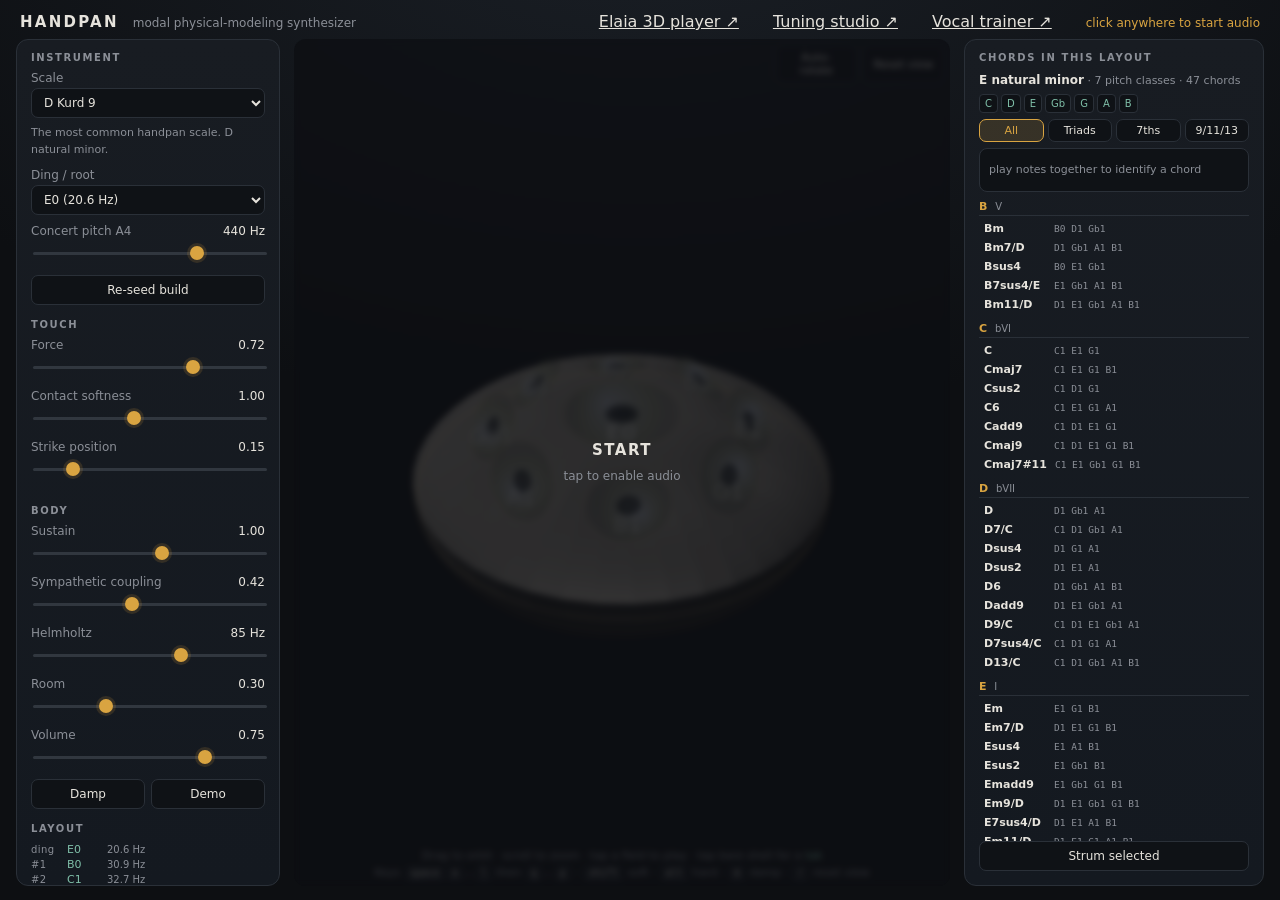
<file: index.html>
<!DOCTYPE html>
<html lang="en">
<head>
<meta charset="utf-8">
<meta name="viewport" content="width=device-width, initial-scale=1, maximum-scale=1, user-scalable=no">
<title>Handpan — modal physical-modeling synthesizer</title>
<link rel="stylesheet" href="src/ui/style.css">
</head>
<body>
<div class="wrap">
  <header>
    <h1>Handpan</h1>
    <span class="sub">modal physical-modeling synthesizer</span>
    <span class="spacer"></span>
    <a href="Elaia-handpan-player/" style="color:inherit;margin-right:20px">Elaia 3D player ↗</a>
    <a href="tuner.html" style="color:inherit;margin-right:20px">Tuning studio ↗</a>
    <a href="trainer.html" style="color:inherit;margin-right:20px">Vocal trainer ↗</a>
    <span id="status">click anywhere to start audio</span>
  </header>

  <main>
    <!-- left: instrument controls -->
    <aside class="left">
      <div class="grp">
        <h2>Instrument</h2>
        <label class="row"><span class="lab">Scale</span><select id="scale"></select></label>
        <p class="note" id="scaleNote"></p>
        <label class="row"><span class="lab">Ding / root</span><select id="root"></select></label>
        <label class="row"><span class="lab">Concert pitch A4 <b id="a4v">440 Hz</b></span>
          <input type="range" id="a4" min="415" max="450" step="1" value="440"></label>
        <div class="btns"><button id="reseed">Re-seed build</button></div>
      </div>

      <div class="grp">
        <h2>Touch</h2>
        <label class="row"><span class="lab">Force <b id="forcev">0.72</b></span>
          <input type="range" id="force" min="0.08" max="1" step="0.01" value="0.72"></label>
        <label class="row"><span class="lab">Contact softness <b id="contactv">1.00</b></span>
          <input type="range" id="contact" min="0.4" max="1.8" step="0.02" value="1"></label>
        <label class="row"><span class="lab">Strike position <b id="posv">0.15</b></span>
          <input type="range" id="pos" min="0" max="1" step="0.01" value="0.15"></label>
      </div>

      <div class="grp">
        <h2>Body</h2>
        <label class="row"><span class="lab">Sustain <b id="susv">1.00</b></span>
          <input type="range" id="sus" min="0.25" max="1.6" step="0.01" value="1"></label>
        <label class="row"><span class="lab">Sympathetic coupling <b id="coupv">0.42</b></span>
          <input type="range" id="coup" min="0" max="1" step="0.01" value="0.42"></label>
        <label class="row"><span class="lab">Helmholtz <b id="helmv">85 Hz</b></span>
          <input type="range" id="helm" min="40" max="110" step="1" value="85"></label>
        <label class="row"><span class="lab">Room <b id="wetv">0.30</b></span>
          <input type="range" id="wet" min="0" max="1" step="0.01" value="0.3"></label>
        <label class="row"><span class="lab">Volume <b id="volv">0.75</b></span>
          <input type="range" id="vol" min="0" max="1" step="0.01" value="0.75"></label>
        <div class="btns">
          <button id="damp">Damp</button>
          <button id="demo">Demo</button>
        </div>
      </div>

      <div class="grp">
        <h2>Layout</h2>
        <div id="notes" class="notelist"></div>
      </div>
    </aside>

    <!-- centre: 3D shell -->
    <div id="stage">
      <canvas id="view"></canvas>
      <div class="viewbar">
        <button id="autorot">Auto-rotate</button>
        <button id="resetview">Reset view</button>
      </div>
      <p class="hint">
        Drag to orbit · scroll to zoom · tap a field to play · tap bare shell for a <b>tak</b><br>
        Keys <kbd>space</kbd><kbd>a</kbd>…<kbd>l</kbd> then <kbd>q</kbd>…<kbd>p</kbd> ·
        <kbd>shift</kbd> soft · <kbd>alt</kbd> hard · <kbd>m</kbd> damp · <kbd>r</kbd> reset view
      </p>
      <div id="gate"><div><b>Start</b><small>tap to enable audio</small></div></div>
    </div>

    <!-- right: chord visualiser -->
    <aside class="right">
      <div class="grp fill">
        <h2>Chords in this layout</h2>
        <div id="chords" class="chordpanel"></div>
        <div class="btns"><button id="strum">Strum selected</button></div>
      </div>
    </aside>
  </main>
</div>
<script type="module" src="src/ui/app.js"></script>
</body>
</html>
</file>
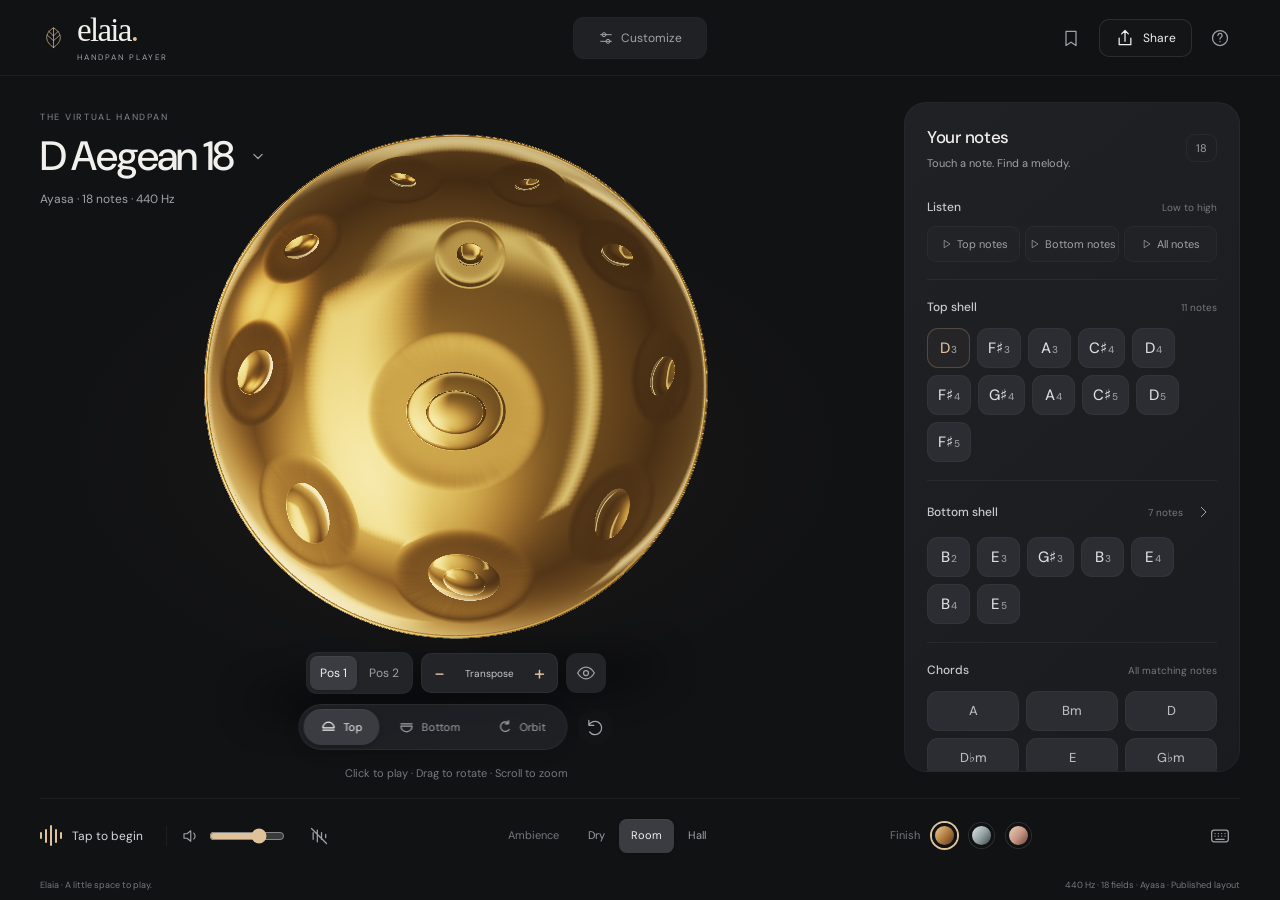
<file: Elaia-handpan-player/index.html>
<!doctype html>
<html lang="en">
<head>
  <meta charset="utf-8">
  <meta name="viewport" content="width=device-width, initial-scale=1, viewport-fit=cover">
  <meta name="theme-color" content="#111214">
  <meta name="description" content="A handpan, a little space, and you. Play a realistic 3D handpan, explore scales, and create an instrument of your own.">
  <title>Elaia — Handpan Player</title>
  <link rel="icon" href="data:image/svg+xml,%3Csvg xmlns='http://www.w3.org/2000/svg' viewBox='0 0 64 64'%3E%3Crect width='64' height='64' rx='16' fill='%23141614'/%3E%3Cellipse cx='32' cy='32' rx='21' ry='21' fill='none' stroke='%23c2a77e' stroke-width='2'/%3E%3Cellipse cx='32' cy='32' rx='7' ry='7' fill='%23c2a77e'/%3E%3C/svg%3E">
  <link rel="stylesheet" href="./style.css">
</head>
<body>
  <div class="app">
    <header class="masthead">
      <a class="brand" href="./" aria-label="Elaia handpan player home">
        <svg viewBox="0 0 40 40" aria-hidden="true"><path d="M20 34C7 26 6 13 20 5c14 8 13 21 0 29Z"/><path d="M20 5v29M11 16l9 8 9-8M13 10l7 7 7-7"/></svg>
        <span>elaia<span class="brand-dot">.</span><small>HANDPAN PLAYER</small></span>
      </a>
      <div class="mode-switch segmented" role="group" aria-label="Player mode">
        <button id="advanced-btn" aria-pressed="false" aria-label="Customize instrument, advanced mode"><svg viewBox="0 0 24 24"><path d="M4 7h16M4 17h16"/><circle cx="9" cy="7" r="3"/><circle cx="15" cy="17" r="3"/></svg><span class="desktop-label">Customize</span><span class="mobile-label">Customize</span></button>
      </div>
      <nav class="header-actions" aria-label="Instrument collection and sharing">
        <button id="library-btn" class="icon-button" aria-label="Saved instruments" title="Saved instruments"><svg viewBox="0 0 24 24"><path d="M6 4h12v17l-6-4-6 4Z"/></svg></button>
        <button id="share-btn" class="quiet-button" aria-label="Share instrument"><svg viewBox="0 0 24 24"><path d="M12 16V3m-4 4 4-4 4 4M5 12v8h14v-8"/></svg><span>Share</span></button>
        <button id="help-btn" class="icon-button help-button" aria-label="How to play"><svg viewBox="0 0 24 24"><circle cx="12" cy="12" r="9"/><path d="M9.5 9a2.5 2.5 0 1 1 3.3 2.4c-.8.4-.8 1.1-.8 1.8M12 16v.2"/></svg></button>
      </nav>
    </header>

    <main class="workspace">
      <section id="stage" class="stage" aria-label="3D handpan">
        <div class="instrument-heading">
          <span class="eyebrow">THE VIRTUAL HANDPAN</span>
          <button id="scale-btn" class="scale-button" aria-haspopup="dialog"><h1 id="scale-title">D Aegean 18</h1><svg viewBox="0 0 24 24"><path d="m7 10 5 5 5-5"/></svg></button>
          <p><span id="scale-subtitle">Ayasa · 18 notes · 440 Hz</span><span id="custom-badge" class="custom-badge" hidden>Custom</span></p>
        </div>
        <button id="restore-original" class="restore-original" aria-label="Restore original instrument" title="Restore original instrument" hidden><svg viewBox="0 0 24 24" aria-hidden="true"><path d="M4 10a8 8 0 1 1 1 8M4 4v6h6"/></svg><span>Original</span></button>
        <div class="instrument-glow" aria-hidden="true"></div>
        <div class="ground-shadow" aria-hidden="true"></div>
        <canvas id="instrument" aria-label="Interactive 3D handpan. Tap a tone field to play; drag the shell to rotate." tabindex="0"></canvas>
        <svg id="bottom-overlay" class="bottom-overlay" aria-hidden="true" hidden></svg>
        <div id="field-labels" class="field-labels" aria-hidden="true"></div>
        <div id="graphics-error" class="graphics-error" hidden><p>3D rendering is unavailable in this browser.</p><small>You can still play every note using the note buttons or keyboard.</small></div>
        <div id="edit-banner" class="edit-banner" hidden><span class="status-dot"></span><span id="edit-message">Drag a field to move it</span><button id="done-edit" class="text-button">Done</button></div>
        <div class="stage-tools">
          <div class="segmented position-control" role="group" aria-label="Playing position"><button data-position="1" aria-pressed="true" class="active" title="One outer note faces the player">Pos 1</button><button data-position="2" aria-pressed="false" title="A pair of outer notes faces the player">Pos 2</button></div>
          <div class="stepper" role="group" aria-label="Transpose instrument"><button id="transpose-down" aria-label="Transpose down to the next supported key">−</button><output id="transpose-value" aria-live="polite">Transpose</output><button id="transpose-up" aria-label="Transpose up to the next supported key">+</button></div>
          <button id="bottom-overlay-btn" class="icon-button" aria-label="Show bottom notes through the top shell" aria-pressed="false" title="Show bottom notes through the top shell"><svg viewBox="0 0 24 24" aria-hidden="true"><path d="M2 12s4-7 10-7 10 7 10 7-4 7-10 7-10-7-10-7Z"/><circle cx="12" cy="12" r="3"/></svg></button>
        </div>
        <div class="view-controls">
          <div class="segmented view-segment" role="group" aria-label="Instrument view">
            <button data-view="top" class="active" aria-pressed="true"><svg viewBox="0 0 20 20"><path d="M3 11a7 7 0 0 1 14 0ZM3 14h14"/></svg>Top</button>
            <button data-view="bottom" aria-pressed="false"><svg viewBox="0 0 20 20"><path d="M3 9a7 7 0 0 0 14 0ZM3 6h14"/></svg>Bottom</button>
            <button data-view="free" aria-pressed="false"><svg viewBox="0 0 20 20"><path d="M15 5a6 6 0 1 0 1 8M15 2v4h-4"/></svg>Orbit</button>
          </div>
          <button id="reset-view" class="icon-button" aria-label="Reset camera" title="Reset camera"><svg viewBox="0 0 24 24"><path d="M4 10a8 8 0 1 1 1 8M4 4v6h6"/></svg></button>
        </div>
        <p id="stage-hint" class="stage-hint"><span class="mouse-icon"></span> Tap to play <span>·</span> Drag to explore <span>·</span> Scroll to zoom</p>
      </section>

      <aside id="side-panel" class="side-panel" aria-label="Notes and instrument settings">
        <div class="panel-intro"><div><h2>Your notes</h2><p>Touch a note. Find a melody.</p></div><span id="notes-total" class="count-badge">18</span></div>
        <section id="demo-controls" class="demo-controls" aria-label="Scale demo">
          <div class="demo-heading"><h2>Listen</h2><span id="demo-status">Low to high</span><button id="demo-stop" class="text-button" aria-label="Stop scale demo" hidden>Stop</button></div>
          <div class="demo-buttons" role="group" aria-label="Play notes from lowest to highest">
            <button data-demo="top" aria-pressed="false"><svg viewBox="0 0 24 24" aria-hidden="true"><path d="m9 5 11 7-11 7Z"/></svg>Top notes</button>
            <button data-demo="bottom" aria-pressed="false"><svg viewBox="0 0 24 24" aria-hidden="true"><path d="m9 5 11 7-11 7Z"/></svg>Bottom notes</button>
            <button data-demo="all" aria-pressed="false"><svg viewBox="0 0 24 24" aria-hidden="true"><path d="m9 5 11 7-11 7Z"/></svg>All notes</button>
          </div>
        </section>
        <section id="advanced-panel" class="advanced-panel" hidden aria-label="Customize instrument">
          <div class="editor-heading"><h2>Customize</h2><div class="editor-tools" role="group" aria-label="Editing tool"><button data-tool="select" class="active" aria-pressed="true" aria-label="Select and move fields" title="Select and move"><svg viewBox="0 0 24 24"><path d="m5 3 14 10-7 1-4 7Z"/></svg></button><button data-tool="add" aria-pressed="false" aria-label="Add a tone field" title="Add note"><svg viewBox="0 0 24 24"><path d="M12 5v14M5 12h14"/></svg></button></div><div class="history-controls"><button id="undo-btn" class="icon-button" aria-label="Undo" title="Undo (⌘/Ctrl Z)" disabled><svg viewBox="0 0 24 24"><path d="m9 4-5 5 5 5M4 9h10a6 6 0 0 1 0 12"/></svg></button><button id="redo-btn" class="icon-button" aria-label="Redo" title="Redo (⌘/Ctrl Shift Z)" disabled><svg viewBox="0 0 24 24"><path d="m15 4 5 5-5 5M20 9H10a6 6 0 0 0 0 12"/></svg></button><button id="save-btn" class="save-button" aria-label="Save instrument">Save</button></div></div>
          <div id="editor-tabs" class="segmented editor-tabs" role="tablist" aria-label="Customization settings">
            <button id="layout-tab" role="tab" data-editor-tab="layout" aria-selected="true" aria-controls="layout-settings" class="active">Layout</button>
            <button id="tuning-tab" role="tab" data-editor-tab="tuning" aria-selected="false" aria-controls="tuning-settings" tabindex="-1">Sound &amp; tuning</button>
          </div>
          <div id="layout-settings" role="tabpanel" aria-labelledby="layout-tab">
            <div id="add-settings" class="add-settings" hidden>
              <div class="add-inputs"><label>Next note<select id="add-note" aria-label="Note to add"></select></label><label>Shell<select id="add-side" aria-label="Shell for new note"><option value="top">Top</option><option value="bottom">Bottom</option></select></label></div>
              <div class="add-options"><label><input id="follow-scale" type="checkbox" checked>Follow scale</label><span id="placement-status">Default positions</span></div>
              <div class="add-actions"><button id="place-note-btn" class="primary-button">Add note</button><button id="cancel-add" class="subtle-button" aria-label="Finish adding notes">Done</button></div>
              <p id="add-feedback" aria-live="polite">Keep adding. Drag a field to take over its layout.</p>
            </div>
            <div id="editor-empty" class="editor-empty"><div class="selection-symbol" aria-hidden="true"><svg viewBox="0 0 48 48"><ellipse cx="24" cy="24" rx="19" ry="16"/><ellipse cx="24" cy="24" rx="7" ry="6"/><path d="m35 31 8 6-4 1-2 4Z"/></svg></div><h3>Choose a tone field</h3><p id="editor-hint">Tap a field or a note below to edit. Drag a field to move it.</p></div>
            <div id="field-inspector" class="field-inspector" hidden>
              <div class="inspector-heading"><h3 id="selected-field-title">Tone field</h3><div class="inspector-actions"><button id="audition-btn" class="icon-button" aria-label="Play selected note" title="Play selected note"><svg viewBox="0 0 24 24"><path d="m9 5 11 7-11 7Z"/></svg></button><button id="close-inspector" class="icon-button" aria-label="Deselect tone field">×</button></div></div>
              <div class="note-editor"><div class="pitch-stepper"><button id="field-down" aria-label="Lower note by one semitone">−</button><select id="field-note" aria-label="Tone field note"></select><button id="field-up" aria-label="Raise note by one semitone">+</button></div><span id="field-frequency"></span></div>
              <p id="field-shell-label" class="setting-description"></p>
              <details id="field-details" class="field-details"><summary>Field geometry <svg viewBox="0 0 24 24"><path d="m9 5 7 7-7 7"/></svg></summary><div class="geometry-controls"><label class="control-label" for="field-shape">Shape</label><select id="field-shape" aria-label="Tone field shape"><option value="dome">Convex dome</option><option value="dimple">Concave dimple</option><option value="pure">Pure · circular</option></select><p class="geometry-hint">Dimensions follow the note. Notes above E5 are circular pure tones.</p><p id="field-dimensions" class="setting-description"></p><label class="range-label" for="field-angle">Rotation <output id="field-angle-value"></output></label><input id="field-angle" type="range" min="-180" max="180" step="1"></div></details>
              <button id="remove-field" class="danger-button"><svg viewBox="0 0 24 24"><path d="M4 7h16M9 7V4h6v3M6 7l1 13h10l1-13M10 11v5M14 11v5"/></svg>Remove field</button>
            </div>
          </div>
          <div id="tuning-settings" role="tabpanel" aria-labelledby="tuning-tab" hidden>
            <div class="settings-group"><h3>Pitch</h3><div class="setting-row"><span id="pitch-label">Reference tuning</span><div id="pitch-control" class="segmented" role="group" aria-labelledby="pitch-label"><button data-pitch="440" class="active" aria-pressed="true">440 Hz</button><button data-pitch="432" aria-pressed="false">432 Hz</button></div></div><p class="setting-description">Transpose beside the instrument. Keys containing B♭4 are skipped. Bottom notes start at G♯2.</p></div>
            <div class="settings-group"><h3>Sound</h3><p id="sample-status" class="setting-description" aria-live="polite">Loading recordings…</p><div id="tuning-playback"></div><div id="tuning-space"></div></div>
            <div class="settings-group"><h3>Appearance</h3><div id="tuning-finish"></div></div>
          </div>
        </section>
        <div id="play-tabs" class="segmented play-tabs" role="tablist" aria-label="Notes and harmonies"><button id="play-notes-tab" role="tab" data-play-tab="notes" aria-selected="true" aria-controls="top-card bottom-card" class="active">Notes</button><button id="play-chords-tab" role="tab" data-play-tab="chords" aria-selected="false" aria-controls="chord-card" tabindex="-1">Chords</button></div>
        <div class="notes-overview">
          <section id="top-card" class="note-card" data-play-section="top"><div class="card-heading"><h2>Top shell</h2><span id="top-count">11 notes</span></div><div id="top-notes" class="note-grid"></div></section>
          <section id="bottom-card" class="note-card bottom-card" data-play-section="bottom"><div class="card-heading"><h2>Bottom shell</h2><span id="bottom-count">7 notes</span><button id="bottom-view" class="mini-button" aria-label="View bottom shell" title="View bottom shell"><svg viewBox="0 0 24 24"><path d="m8 5 7 7-7 7"/></svg></button></div><div id="bottom-notes" class="note-grid"></div><p id="bottom-empty" class="empty-notes">No bottom notes yet.<br><button id="add-bottom-link" class="text-button">Add a bottom note</button></p></section>
          <section id="chord-card" class="note-card chord-card" data-play-section="chords"><div class="card-heading"><h2>Chords</h2><span>All matching notes</span></div><div id="chords" class="chord-grid"></div><p id="chord-detail" class="chord-detail" aria-live="polite">Choose a chord to hear every matching note, low to high.</p></section>
        </div>
        <div id="editor-footer" class="editor-footer" hidden><span><span class="status-dot"></span>Changes stay on this device</span><button id="reset-layout" class="text-button reset-layout">Reset layout</button></div>
        <div id="normal-panel-footer" class="panel-footer"><button id="customize-link" class="text-button">Make this instrument your own <svg viewBox="0 0 24 24"><path d="m9 5 7 7-7 7"/></svg></button></div>
      </aside>
    </main>

    <div class="bottom-bar">
      <div id="playback-home" class="dock-slot"><div class="sound-controls">
        <button id="sound-btn" class="sound-button" aria-label="Enable audio"><span class="sound-wave"><i></i><i></i><i></i><i></i><i></i></span><span id="sound-label">Tap to begin</span></button>
        <span class="toolbar-divider"></span>
        <label class="volume-control" title="Volume"><svg viewBox="0 0 24 24" aria-hidden="true"><path d="m4 9 4 0 5-4v14l-5-4H4ZM17 8a6 6 0 0 1 0 8"/></svg><input id="volume" type="range" aria-label="Volume" min="0" max="1" step="0.01" value="0.7"></label>
        <button id="damp-btn" class="icon-button" aria-label="Damp all notes" title="Damp all notes (M)"><svg viewBox="0 0 24 24"><path d="M5 8v8M10 5v14M15 8v8M20 10v4M3 3l18 18"/></svg></button>
      </div></div>
      <div id="space-home" class="dock-slot"><div class="ambience-control"><span class="toolbar-label">Ambience</span><div class="segmented"><button data-space="dry" aria-pressed="false">Dry</button><button data-space="room" class="active" aria-pressed="true">Room</button><button data-space="hall" aria-pressed="false">Hall</button></div></div></div>
      <div id="finish-home" class="dock-slot"><div class="finish-control"><span class="toolbar-label">Finish</span><button data-finish="ember" class="finish-swatch ember active" aria-label="Ember bronze finish" aria-pressed="true" title="Ember bronze"></button><button data-finish="silver" class="finish-swatch silver" aria-label="Brushed steel finish" aria-pressed="false" title="Brushed steel"></button><button data-finish="rose" class="finish-swatch rose" aria-label="Rose copper finish" aria-pressed="false" title="Rose copper"></button></div></div>
      <button id="keyboard-btn" class="icon-button" aria-label="Show keyboard shortcuts" aria-pressed="false" title="Keyboard shortcuts"><svg viewBox="0 0 24 24"><rect x="2" y="5" width="20" height="14" rx="3"/><path d="M6 9h.1M10 9h.1M14 9h.1M18 9h.1M6 12h.1M10 12h.1M14 12h.1M18 12h.1M7 16h10"/></svg></button>
    </div>
    <footer class="page-footer"><span>Elaia · A little space to play.</span><span id="instrument-meta">440 Hz · 18 fields · Ayasa · Published layout</span></footer>
  </div>

  <dialog id="scale-dialog" class="modal scale-modal" aria-labelledby="scale-dialog-title">
    <div class="modal-heading"><div><span class="eyebrow">THE INSTRUMENT COLLECTION</span><h2 id="scale-dialog-title">Find your sound.</h2></div><button class="icon-button close-dialog" aria-label="Close scale picker">×</button></div>
    <label class="search-box"><svg viewBox="0 0 24 24"><circle cx="10" cy="10" r="6"/><path d="m15 15 5 5"/></svg><input id="scale-search" type="search" placeholder="Search instruments, keys, or note counts…" aria-label="Search scales"></label>
    <p class="scale-count">15 Ayasa instruments</p>
    <div id="scale-list" class="scale-list"></div>
    <p class="modal-footnote">15 published Ayasa layouts. Switching instruments is undoable.</p>
  </dialog>
  <dialog id="save-dialog" class="modal compact-modal" aria-labelledby="save-dialog-title">
    <div class="modal-heading"><div><span class="eyebrow">YOUR COLLECTION</span><h2 id="save-dialog-title">Save your instrument.</h2></div><button class="icon-button close-dialog" aria-label="Close save dialog">×</button></div>
    <form id="save-form"><label for="layout-name">Instrument name</label><input id="layout-name" maxlength="64" required placeholder="My evening handpan"><p>Keep a named copy on this device and get a link that recreates the whole instrument.</p><button class="primary-button" type="submit">Save &amp; get link</button></form>
  </dialog>
  <dialog id="library-dialog" class="modal compact-modal" aria-labelledby="library-dialog-title">
    <div class="modal-heading"><div><span class="eyebrow">YOUR COLLECTION</span><h2 id="library-dialog-title">Saved instruments.</h2></div><button class="icon-button close-dialog" aria-label="Close saved layouts">×</button></div>
    <div id="saved-list" class="saved-list"></div>
    <div class="library-actions"><button id="new-save-btn" class="primary-button">Save current</button><button id="export-btn" class="subtle-button">Export JSON ↗</button><button id="import-btn" class="subtle-button">Import JSON</button><input id="import-file" type="file" accept=".json,application/json" hidden></div>
  </dialog>
  <dialog id="share-dialog" class="modal compact-modal" aria-labelledby="share-heading">
    <div class="modal-heading"><div><span class="eyebrow">SHARE AN INSTRUMENT</span><h2 id="share-heading">Share your handpan.</h2></div><button class="icon-button close-dialog" aria-label="Close sharing">×</button></div>
    <p>This link carries your notes, both shell layouts, tuning, and finish. Anyone with it can play your instrument.</p>
    <p id="share-saved" class="share-saved" hidden></p>
    <p id="share-local" hidden>This address is local to this device. Open Elaia on a publicly hosted address to share it with someone else.</p>
    <label for="share-url">Instrument link</label><input id="share-url" readonly><button id="copy-link-btn" class="primary-button">Copy link</button><button id="native-share-btn" class="subtle-button native-share" hidden>Share with an app ↗</button>
  </dialog>
  <dialog id="help-dialog" class="modal compact-modal" aria-labelledby="help-dialog-title">
    <div class="modal-heading"><div><span class="eyebrow">QUICK GUIDE</span><h2 id="help-dialog-title">Meet your handpan.</h2></div><button class="icon-button close-dialog" aria-label="Close help">×</button></div>
    <div class="help-items"><p><b>Play.</b> Tap a tone field or a note button. Use more than one finger for chords. Tap the bare shell for a finger slap. Each chord button arpeggiates every matching note on both shells, from low to high.</p><p><b>Listen.</b> Top notes, Bottom notes, and All notes play from lowest to highest. Tap Stop or play a note yourself to take over.</p><p><b>Explore.</b> Drag the shell to orbit. Scroll or pinch to zoom. Top and Bottom look straight down at each shell. Pos 1 and Pos 2 switch the playing orientation. The eye button shows bottom notes through the top. Right or middle drag always orbits, including while editing.</p><p><b>Make it yours.</b> Choose Customize → Layout. The + button opens Add notes. Keep tapping Add to continue up the scale; Done opens the last field for editing. Unassigned creates a silent field to tune later. Top notes fill default positions, then form a symmetric inner cluster of up to five. Dragging or rotating a field gives you manual control. Dimensions follow its pitch; larger fields need enough room. Original restores the factory instrument; Undo brings your edits back. Use transpose beside the instrument; Open Sound &amp; tuning for 432/440 Hz.</p><p><b>Keep it.</b> Your current layout stays on this device automatically. Save &amp; get link keeps a named copy and gives you a URL that recreates it, including every custom field.</p><p><b>Keyboard.</b> <kbd>Space</kbd> plays the first field, then <kbd>A</kbd> through <kbd>;</kbd>, then <kbd>Q</kbd> through <kbd>P</kbd>. Hold <kbd>Shift</kbd> for a soft touch; <kbd>Alt</kbd> for a stronger strike. <kbd>M</kbd> damps. <kbd>Esc</kbd> exits editing.</p></div>
  </dialog>
  <div id="toast" class="toast" role="status" aria-live="polite" hidden></div>
  <noscript><p class="noscript">Elaia needs JavaScript to render and play your handpan.</p></noscript>
  <script type="module" src="./app.js"></script>
</body>
</html>
</file>
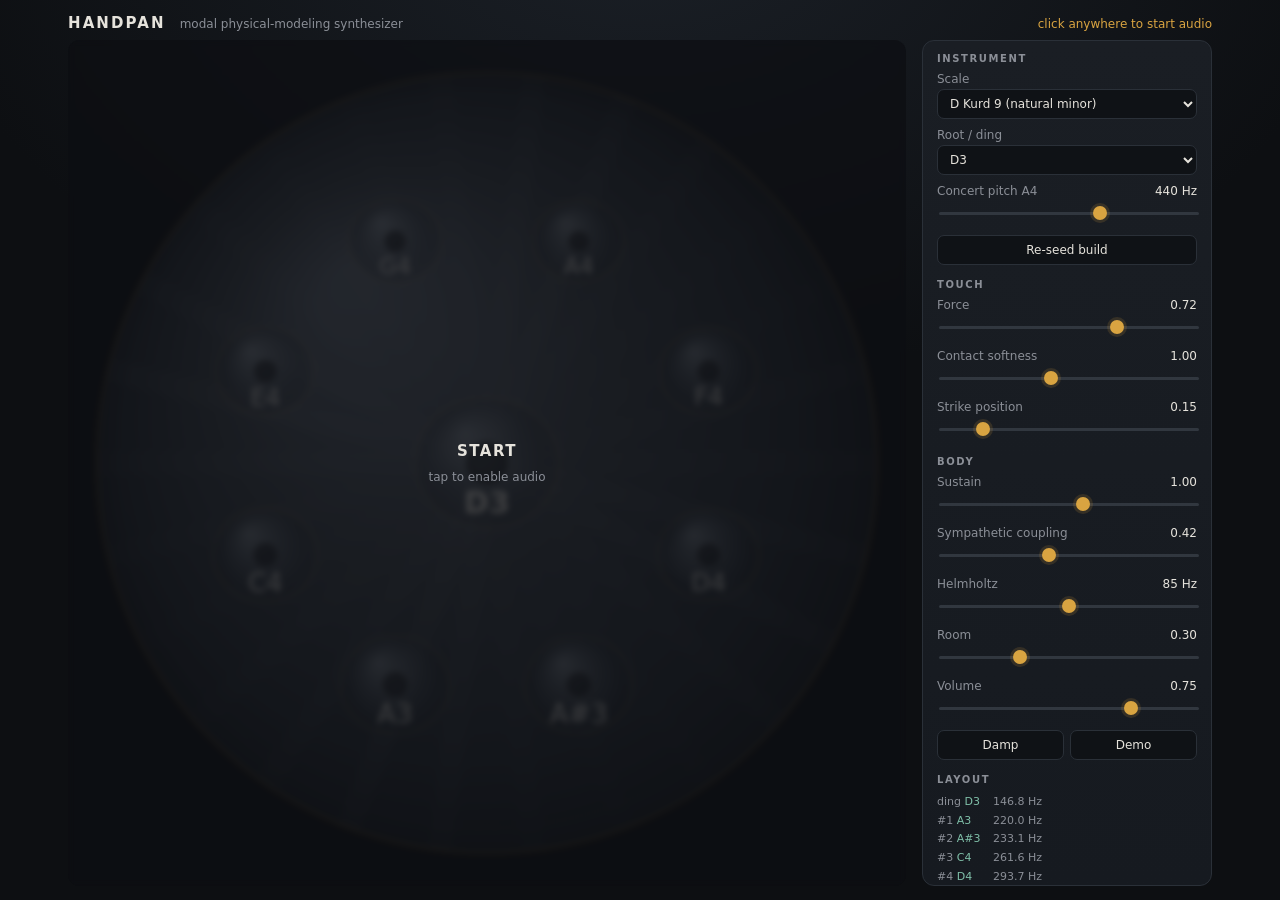
<file: handpan.html>
<!DOCTYPE html>
<html lang="en">
<head>
<meta charset="utf-8">
<meta name="viewport" content="width=device-width, initial-scale=1, maximum-scale=1, user-scalable=no">
<title>Handpan — physical-modeling synthesizer</title>
<style>
  :root{
    --bg:#0d0f12; --bg2:#15181d; --panel:#1a1e24; --line:#2a3038;
    --txt:#e6e3dc; --dim:#8b8f97; --acc:#d9a441; --acc2:#7fbfa8;
    --font:ui-sans-serif,system-ui,-apple-system,"Segoe UI",Roboto,sans-serif;
  }
  *{box-sizing:border-box}
  html,body{height:100%}
  body{
    margin:0;background:radial-gradient(1200px 800px at 50% -10%,#1b2027 0%,var(--bg) 60%);
    color:var(--txt);font-family:var(--font);overscroll-behavior:none;touch-action:none;
    -webkit-tap-highlight-color:transparent;
  }
  .wrap{display:flex;flex-direction:column;height:100%;max-width:1180px;margin:0 auto}
  header{display:flex;align-items:baseline;gap:14px;padding:14px 18px 8px;flex-wrap:wrap}
  header h1{font-size:15px;font-weight:600;letter-spacing:.14em;text-transform:uppercase;margin:0}
  header .sub{font-size:12px;color:var(--dim)}
  header .spacer{flex:1}
  #status{font-size:12px;color:var(--acc)}
  main{flex:1;display:flex;gap:16px;padding:0 18px 14px;min-height:0}
  #stage{flex:1;min-width:0;display:flex;align-items:center;justify-content:center;position:relative}
  canvas{display:block;touch-action:none;cursor:pointer}
  aside{
    width:290px;flex:0 0 290px;background:linear-gradient(180deg,var(--panel),#161a20);
    border:1px solid var(--line);border-radius:12px;padding:12px 14px;overflow-y:auto
  }
  .grp{margin-bottom:14px}
  .grp>h2{font-size:10px;letter-spacing:.16em;text-transform:uppercase;color:var(--dim);margin:0 0 8px;font-weight:600}
  label.row{display:block;margin-bottom:9px;font-size:12px}
  label.row .lab{display:flex;justify-content:space-between;color:var(--dim);margin-bottom:3px}
  label.row .lab b{color:var(--txt);font-weight:500;font-variant-numeric:tabular-nums}
  select,input[type=range]{width:100%}
  select{
    background:#0f1216;color:var(--txt);border:1px solid var(--line);border-radius:7px;
    padding:6px 8px;font:inherit;font-size:12px
  }
  input[type=range]{-webkit-appearance:none;appearance:none;height:20px;background:transparent}
  input[type=range]::-webkit-slider-runnable-track{height:3px;background:#31373f;border-radius:2px}
  input[type=range]::-moz-range-track{height:3px;background:#31373f;border-radius:2px}
  input[type=range]::-webkit-slider-thumb{
    -webkit-appearance:none;width:14px;height:14px;border-radius:50%;background:var(--acc);
    margin-top:-6px;border:none;box-shadow:0 0 0 3px rgba(217,164,65,.15)
  }
  input[type=range]::-moz-range-thumb{width:14px;height:14px;border:none;border-radius:50%;background:var(--acc)}
  .btns{display:flex;gap:6px;flex-wrap:wrap}
  button{
    flex:1;min-width:74px;background:#0f1216;color:var(--txt);border:1px solid var(--line);
    border-radius:7px;padding:7px 8px;font:inherit;font-size:12px;cursor:pointer
  }
  button:hover{border-color:#3d4550;background:#141920}
  button.on{background:rgba(217,164,65,.16);border-color:var(--acc);color:var(--acc)}
  .hint{font-size:11px;color:var(--dim);line-height:1.55}
  .hint kbd{
    background:#0f1216;border:1px solid var(--line);border-bottom-width:2px;border-radius:4px;
    padding:0 4px;font-family:ui-monospace,monospace;font-size:10px;color:var(--txt)
  }
  #notes{font-size:11px;color:var(--dim);line-height:1.7;font-variant-numeric:tabular-nums}
  #notes span{display:inline-block;min-width:56px}
  #notes b{color:var(--acc2);font-weight:500}
  #gate{
    position:absolute;inset:0;display:flex;align-items:center;justify-content:center;
    background:rgba(13,15,18,.72);backdrop-filter:blur(3px);z-index:5;cursor:pointer;border-radius:12px
  }
  #gate div{text-align:center}
  #gate b{display:block;font-size:15px;letter-spacing:.1em;text-transform:uppercase;margin-bottom:6px}
  #gate small{color:var(--dim);font-size:12px}
  @media (max-width:860px){
    main{flex-direction:column;padding:0 10px 10px}
    aside{width:100%;flex:0 0 auto;max-height:44vh}
    #stage{min-height:46vh}
  }
</style>
</head>
<body>
<div class="wrap">
  <header>
    <h1>Handpan</h1>
    <span class="sub">modal physical-modeling synthesizer</span>
    <span class="spacer"></span>
    <span id="status">click anywhere to start audio</span>
  </header>
  <main>
    <div id="stage">
      <canvas id="pan"></canvas>
      <div id="gate"><div><b>Start</b><small>tap to enable audio</small></div></div>
    </div>
    <aside>
      <div class="grp">
        <h2>Instrument</h2>
        <label class="row"><span class="lab">Scale</span><select id="scale"></select></label>
        <label class="row"><span class="lab">Root / ding</span><select id="root"></select></label>
        <label class="row"><span class="lab">Concert pitch A4 <b id="a4v">440 Hz</b></span>
          <input type="range" id="a4" min="430" max="446" step="1" value="440"></label>
        <div class="btns"><button id="reseed">Re-seed build</button></div>
      </div>

      <div class="grp">
        <h2>Touch</h2>
        <label class="row"><span class="lab">Force <b id="forcev">0.72</b></span>
          <input type="range" id="force" min="0.08" max="1" step="0.01" value="0.72"></label>
        <label class="row"><span class="lab">Contact softness <b id="contactv">1.00</b></span>
          <input type="range" id="contact" min="0.4" max="1.8" step="0.02" value="1"></label>
        <label class="row"><span class="lab">Strike position <b id="posv">0.15</b></span>
          <input type="range" id="pos" min="0" max="1" step="0.01" value="0.15"></label>
      </div>

      <div class="grp">
        <h2>Body</h2>
        <label class="row"><span class="lab">Sustain <b id="susv">1.00</b></span>
          <input type="range" id="sus" min="0.25" max="1.6" step="0.01" value="1"></label>
        <label class="row"><span class="lab">Sympathetic coupling <b id="coupv">0.42</b></span>
          <input type="range" id="coup" min="0" max="1" step="0.01" value="0.42"></label>
        <label class="row"><span class="lab">Helmholtz <b id="helmv">85 Hz</b></span>
          <input type="range" id="helm" min="70" max="100" step="1" value="85"></label>
        <label class="row"><span class="lab">Room <b id="wetv">0.30</b></span>
          <input type="range" id="wet" min="0" max="1" step="0.01" value="0.3"></label>
        <label class="row"><span class="lab">Volume <b id="volv">0.75</b></span>
          <input type="range" id="vol" min="0" max="1" step="0.01" value="0.75"></label>
        <div class="btns">
          <button id="damp">Damp</button>
          <button id="demo">Demo</button>
        </div>
      </div>

      <div class="grp">
        <h2>Layout</h2>
        <div id="notes"></div>
      </div>

      <div class="grp">
        <h2>Playing</h2>
        <p class="hint">
          Tap a tone field. Struck near the <b>dimple</b> the fundamental dominates; toward the
          <b>shoulder</b> you get the octave/twelfth (harmonic isolation). Tapping bare shell = <b>tak</b>.<br><br>
          Keys: <kbd>space</kbd> ding, <kbd>a</kbd><kbd>s</kbd><kbd>d</kbd><kbd>f</kbd><kbd>g</kbd><kbd>h</kbd><kbd>j</kbd><kbd>k</kbd><kbd>l</kbd> notes,
          <kbd>shift</kbd> soft, <kbd>alt</kbd> hard, <kbd>m</kbd> damp, <kbd>t</kbd> tak.
        </p>
      </div>
    </aside>
  </main>
</div>

<!-- ===================== DSP: AudioWorklet source ===================== -->
<script id="worklet-src" type="text/plain">
// Handpan modal resonator bank.
//   * one 2-pole resonator per mode, states NEVER reset between strikes
//   * excitation = compliant-contact force pulse: a unit impulse through two
//     cascaded one-poles, h(t) = (t/T^2)e^(-t/T).  Unit area, monotone
//     -12 dB/oct rolloff above 1/(2*pi*T) and NO spectral nulls, so contact
//     time controls brightness smoothly (a Hann pulse's nulls make individual
//     partials disappear at particular velocities, which is unphysical).
//   * b0 = A*sin(w) so a unit-area pulse yields peak modal amplitude A
//   * sympathetic coupling: resonator i's previous output drives resonator j
class HandpanProcessor extends AudioWorkletProcessor {
  constructor () {
    super();
    this.fs = sampleRate;
    this.ready = false;
    this.master = 0.2;   // single strikes stay linear; only dense play saturates
    this.sustain = 1;
    this.kappa = 0.05;
    this.glDec = Math.exp(-128 / (this.fs * 0.08)); // 80 ms pitch-settling
    this.nz1 = 0; this.nz2 = 0; this.tickEnv = 0; this.tickDec = Math.exp(-1 / (this.fs * 0.006));
    // DC blocker: the force pulse is positive-only, so each resonator has a
    // small nonzero DC response that would otherwise eat output headroom.
    this.dcR = Math.exp(-2 * Math.PI * 8 / this.fs);
    this.dxL = 0; this.dyL = 0; this.dxR = 0; this.dyR = 0;
    // fixed band-pass (~2.6 kHz, Q~1.1) for the contact tick
    const w = 2 * Math.PI * 2600 / this.fs, r = Math.exp(-Math.PI * 2400 / this.fs);
    this.ta1 = -2 * r * Math.cos(w); this.ta2 = r * r; this.tb0 = (1 - r) * Math.sin(w);
    this.port.onmessage = (e) => this.onmsg(e.data);
  }

  onmsg (m) {
    if (m.type === 'setup') this.setup(m);
    else if (m.type === 'strike') this.strike(m);
    else if (m.type === 'pan') {
      if (!this.ready) return;
      for (let n = 0; n < m.idx.length; n++) {
        const i = m.idx[n];
        this.pL[i] = m.pL[n]; this.pR[i] = m.pR[n];
      }
    }
    else if (m.type === 'param') {
      if (m.master !== undefined) this.master = m.master;
      if (m.sustain !== undefined) this.sustain = m.sustain;
      if (m.kappa !== undefined) this.kappa = m.kappa;
      if (this.ready) this.recalc();
    }
  }

  setup (m) {
    const N = m.f.length;
    this.N = N;
    this.f = Float32Array.from(m.f);
    this.t60 = Float32Array.from(m.t60);
    this.src = Int32Array.from(m.src);          // exciter slot feeding this resonator
    this.pL = Float32Array.from(m.pL);
    this.pR = Float32Array.from(m.pR);
    this.a1 = new Float32Array(N); this.a2 = new Float32Array(N);
    this.y1 = new Float32Array(N); this.y2 = new Float32Array(N);
    this.sw = new Float32Array(N); this.omr = new Float32Array(N);
    this.drv = new Float32Array(N); this.inp = new Float32Array(N);
    this.gl = new Float32Array(N);
    this.cd = Int32Array.from(m.cd); this.cs = Int32Array.from(m.cs);
    this.ck = Float32Array.from(m.ck);
    this.cg = new Float32Array(this.cd.length);
    const S = m.slots;
    this.S = S;
    this.eOn = new Uint8Array(S); this.eP = new Int32Array(S);
    this.eL = new Int32Array(S);
    this.e = new Float32Array(S);
    this.ec = new Float32Array(S);   // contact-filter pole
    this.e1 = new Float32Array(S); this.e2 = new Float32Array(S);
    this.recalc();
    this.ready = true;
  }

  coef (i) {
    const t = Math.max(0.02, this.t60[i] * this.sustain);
    const r = Math.exp(-6.907755 / (t * this.fs));
    let w = 2 * Math.PI * this.f[i] * Math.pow(2, this.gl[i] / 1200) / this.fs;
    if (w > 2.9) w = 2.9;
    this.a1[i] = -2 * r * Math.cos(w);
    this.a2[i] = r * r;
    this.sw[i] = Math.sin(w);
    this.omr[i] = 1 - r;
  }

  recalc () {
    for (let i = 0; i < this.N; i++) this.coef(i);
    for (let c = 0; c < this.cd.length; c++)
      this.cg[c] = 2 * this.omr[this.cd[c]] * this.ck[c] * this.kappa;
  }

  /* Magnitude of the DC-normalised 2-pole contact filter at angular freq w. */
  cmag (w, c) { return (1 - c) * (1 - c) / (1 - 2 * c * Math.cos(w) + c * c); }

  strike (m) {
    if (!this.ready) return;
    const idx = m.idx, amp = m.amp;
    // The excitation pulse already imposes cmag(w, c) on every mode, so the
    // drive only pre-compensates for the REFERENCE contact time.  Net modal
    // amplitude is therefore amp * cmag(w,c)/cmag(w,ref): exactly the gain
    // table at reference contact, tilting darker/brighter as contact changes.
    const cr = Math.exp(-1 / Math.max(1.2, m.ref));
    for (let n = 0; n < idx.length; n++) {
      const i = idx[n];
      const w = 2 * Math.PI * this.f[i] / this.fs;
      this.drv[i] = w > 3.0 ? 0 : amp[n] * this.sw[i] / this.cmag(w, cr);
    }
    if (m.gidx) {
      for (let n = 0; n < m.gidx.length; n++) {
        const i = m.gidx[n];
        this.gl[i] = m.gcent[n];
        this.coef(i);
      }
    }
    for (let n = 0; n < m.slot.length; n++) {
      const s = m.slot[n];
      // T = contact time in samples; kick the 2-pole contact filter with a
      // unit impulse.  Steady-state area of (1-c)^2/(1-c z^-1)^2 * 1 is 1.
      const T = Math.max(1.2, m.len[n]);
      const c = Math.exp(-1 / T);
      this.ec[s] = c;
      this.eOn[s] = 1; this.eP[s] = 0;
      this.eL[s] = Math.ceil(T * 12) + 8;      // run until decayed
      this.e1[s] += (1 - c) * (1 - c);         // additive: overlapping strikes sum
    }
    if (m.tick) this.tickEnv = m.tick;
  }

  process (inputs, outputs) {
    const out = outputs[0], L = out[0], R = out[1] || out[0];
    const nf = L.length;
    if (!this.ready) { L.fill(0); if (R !== L) R.fill(0); return true; }

    // --- per-block: nonlinear pitch settling -------------------------------
    for (let i = 0; i < this.N; i++) {
      if (this.gl[i] !== 0) {
        this.gl[i] *= this.glDec;
        if (Math.abs(this.gl[i]) < 0.03) this.gl[i] = 0;
        this.coef(i);
      }
    }

    const N = this.N, S = this.S, nc = this.cd.length;
    const e = this.e, eOn = this.eOn, eP = this.eP, eL = this.eL;
    const ec = this.ec, e1 = this.e1, e2 = this.e2;
    const inp = this.inp, drv = this.drv, src = this.src;
    const a1 = this.a1, a2 = this.a2, y1 = this.y1, y2 = this.y2;
    const cd = this.cd, cs = this.cs, cg = this.cg, pL = this.pL, pR = this.pR;
    const TAU = 2 * Math.PI;

    for (let n = 0; n < nf; n++) {
      // 1. excitation: two cascaded one-poles = compliant contact pulse
      for (let s = 0; s < S; s++) {
        if (eOn[s]) {
          const c = ec[s];
          e2[s] = e2[s] * c + e1[s];
          e1[s] *= c;
          e[s] = e2[s];
          if (++eP[s] >= eL[s]) { eOn[s] = 0; e1[s] = 0; e2[s] = 0; }
        } else e[s] = 0;
      }
      // 2. resonator inputs (direct drive + sympathetic coupling)
      for (let i = 0; i < N; i++) inp[i] = e[src[i]] * drv[i];
      for (let c = 0; c < nc; c++) inp[cd[c]] += y1[cs[c]] * cg[c];
      // 3. run the bank
      let l = 0, r = 0;
      for (let i = 0; i < N; i++) {
        const y = inp[i] - a1[i] * y1[i] - a2[i] * y2[i];
        y2[i] = y1[i]; y1[i] = y;
        l += y * pL[i]; r += y * pR[i];
      }
      // 4. contact tick (broadband, direct to output)
      if (this.tickEnv > 1e-5) {
        const x = (Math.random() * 2 - 1) * this.tickEnv;
        const t = this.tb0 * x - this.ta1 * this.nz1 - this.ta2 * this.nz2;
        this.nz2 = this.nz1; this.nz1 = t;
        this.tickEnv *= this.tickDec;
        l += t; r += t;
      }
      const g = this.master, dr = this.dcR;
      const yl = l * g - this.dxL + dr * this.dyL; this.dxL = l * g; this.dyL = yl;
      const yr = r * g - this.dxR + dr * this.dyR; this.dxR = r * g; this.dyR = yr;
      L[n] = Math.tanh(yl);
      R[n] = Math.tanh(yr);
    }
    return true;
  }
}
registerProcessor('handpan', HandpanProcessor);
</script>

<!-- ===================== Instrument model + UI ===================== -->
<script>
'use strict';

/* ---------------------------------------------------------------- scales --
   Semitone offsets from the ding (index 0 = ding, the lowest note).        */
const SCALES = [
  { name:'D Kurd 9 (natural minor)', root:50, iv:[0,7,8,10,12,14,15,17,19] },
  { name:'D Celtic Minor 9',         root:50, iv:[0,7,10,12,14,15,17,19,22] },
  { name:'D Amara / Ysha 8',         root:50, iv:[0,7,10,12,14,15,19,22] },
  { name:'D Hijaz 9',                root:50, iv:[0,7,8,11,12,13,16,17,19] },
  { name:'F Pygmy 8',                root:53, iv:[0,3,5,7,10,12,15,17] },
  { name:'D Integral 9 (major)',     root:50, iv:[0,7,9,11,12,14,16,17,19] },
  { name:'D Minor Pentatonic 8',     root:50, iv:[0,7,10,12,14,17,19,22] },
  { name:'C Major Pentatonic 8',     root:48, iv:[0,7,9,12,14,16,19,21] },
];

/* ------------------------------------------------------- modal template --
   Each tone field: three principal modes at JUST 1:2:3, each doubled by a
   near-degenerate partner a few Hz away (that pair IS the beating), plus a
   4th partial and a velocity-gated inharmonic high cluster.
   t60 values are for a D3 reference (146.83 Hz) and scale as 1/sqrt(f0).   */
const MODES = [
  { p:1, ratio:1.000, db:  0, t60:6.0, beat:0,    gate:0    },
  { p:1, ratio:1.000, db:-12, t60:5.0, beat:+1.2, gate:0    },
  { p:2, ratio:2.000, db: -4, t60:4.0, beat:0,    gate:0    },
  { p:2, ratio:2.000, db:-16, t60:3.5, beat:+1.8, gate:0    },
  { p:3, ratio:3.000, db:-10, t60:2.5, beat:0,    gate:0    },
  { p:3, ratio:3.000, db:-20, t60:2.0, beat:-2.5, gate:0    },
  { p:4, ratio:3.980, db:-22, t60:1.2, beat:0,    gate:0    },
  { p:5, ratio:5.900, db:-28, t60:0.5, beat:0,    gate:0.45 },
  { p:6, ratio:7.400, db:-30, t60:0.4, beat:0,    gate:0.45 },
  { p:7, ratio:8.200, db:-32, t60:0.3, beat:0,    gate:0.45 },
];
const PRINCIPAL = [0, 2, 4];  // indices of the three main (unpartnered) modes

const dB    = (d) => Math.pow(10, d / 20);
const NAMES = ['C','C#','D','D#','E','F','F#','G','G#','A','A#','B'];
const noteName = (m) => NAMES[m % 12] + (Math.floor(m / 12) - 1);

/* mulberry32 — deterministic per-build randomisation */
function rng (seed) {
  let a = seed >>> 0;
  return () => {
    a = (a + 0x6D2B79F5) >>> 0;
    let t = a;
    t = Math.imul(t ^ (t >>> 15), t | 1);
    t ^= t + Math.imul(t ^ (t >>> 7), t | 61);
    return ((t ^ (t >>> 14)) >>> 0) / 4294967296;
  };
}

/* ================================================================ engine */
const AudioEngine = {
  ctx:null, node:null, master:null, wet:null, dry:null, started:false,
  inst:null,

  async start () {
    if (this.starting) return this.starting;
    this.starting = this._start();
    return this.starting;
  },

  async _start () {
    const Ctx = window.AudioContext || window.webkitAudioContext;
    this.ctx = new Ctx({ latencyHint:'interactive' });
    const src = document.getElementById('worklet-src').textContent;
    // A blob: URL inherits a null origin when the page itself is opened from
    // file://, and Chromium then refuses to load it as a worklet module. A
    // data: URL has no such restriction, so it is tried first and the blob is
    // only a fallback for engines that reject long data: URLs.
    try {
      await this.ctx.audioWorklet.addModule(
        'data:application/javascript;base64,' + btoa(unescape(encodeURIComponent(src))));
    } catch (err) {
      const url = URL.createObjectURL(new Blob([src], { type:'application/javascript' }));
      try { await this.ctx.audioWorklet.addModule(url); }
      finally { URL.revokeObjectURL(url); }
    }

    this.node = new AudioWorkletNode(this.ctx, 'handpan', { outputChannelCount:[2] });
    this.master = this.ctx.createGain();
    this.dry = this.ctx.createGain();
    this.wet = this.ctx.createGain();
    const conv = this.ctx.createConvolver();
    conv.buffer = this.makeIR(2.9);
    const hp = this.ctx.createBiquadFilter();
    hp.type = 'highpass'; hp.frequency.value = 140;

    this.node.connect(this.dry).connect(this.master);
    this.node.connect(hp).connect(conv).connect(this.wet).connect(this.master);
    this.master.connect(this.ctx.destination);
    if (this.ctx.state === 'suspended') await this.ctx.resume();
    this.started = true;
  },

  makeIR (dur) {
    const fs = this.ctx.sampleRate, n = Math.floor(fs * dur);
    const buf = this.ctx.createBuffer(2, n, fs);
    for (let ch = 0; ch < 2; ch++) {
      const d = buf.getChannelData(ch);
      let lp = 0;
      for (let i = 0; i < n; i++) {
        const t = i / fs;
        const env = Math.exp(-3.6 * t / dur) * Math.min(1, t / 0.012);
        lp += 0.42 * ((Math.random() * 2 - 1) - lp);   // darken the tail
        d[i] = lp * env;
      }
    }
    return buf;
  },

  /* Build the flat resonator table for a scale and push it to the DSP. */
  build (scaleIdx, rootMidi, a4, helmF, seed) {
    const sc = SCALES[scaleIdx];
    const R = rng(seed * 2654435761 + 12345);
    const notes = [], f = [], t60 = [], src = [], pL = [], pR = [];
    const slotOf = [];                        // note -> exciter slot
    const nNotes = sc.iv.length;
    const GLOBAL_SLOT = nNotes;               // shell / cavity exciter

    sc.iv.forEach((iv, ni) => {
      const midi = rootMidi + iv;
      const f0 = a4 * Math.pow(2, (midi - 69) / 12);
      const tScale = Math.sqrt(146.83 / f0);
      const pan = 0;                          // filled in after layout
      const modes = MODES.map((m, mi) => {
        // Ratio jitter: real tone fields deviate a few tenths of a percent from
        // exact 1:2:3.  Mode 1 is NOT jittered — it carries the perceived pitch
        // and must land on the tempered fundamental.  Modes 2-3 drift slightly
        // (tuner's compromise); the high cluster is strongly inharmonic.
        const jit = mi === 0 ? 1
                  : mi < 7  ? 1 + (R() - 0.5) * 0.004
                            : 1 + (R() - 0.5) * 0.09;
        const beat = m.beat === 0 ? 0 : m.beat * (0.6 + R() * 0.9);
        const freq = f0 * m.ratio * jit + beat;
        const rad  = 1 / Math.sqrt(1 + Math.pow(freq / 3600, 2));   // radiation
        return {
          f: freq,
          amp: dB(m.db) * rad,
          t60: m.t60 * tScale * (0.88 + R() * 0.24),
          gate: m.gate, p: m.p, i: 0,
        };
      });
      notes.push({ ni, midi, f0, name:noteName(midi), modes, pan, slot:ni, x:0, y:0, r:0, flash:0 });
      slotOf[ni] = ni;
    });

    // flatten note modes
    notes.forEach(nt => nt.modes.forEach(md => {
      md.i = f.length;
      f.push(md.f); t60.push(md.t60); src.push(nt.slot); pL.push(0.7); pR.push(0.7);
    }));

    // global modes: Helmholtz cavity + two weak shell modes, excited by all strikes
    const dingF = notes[0].f0;
    const globals = [
      { f:helmF,          amp:dB(-25), t60:1.5 },
      { f:dingF * 1.42,   amp:dB(-33), t60:0.9 },
      { f:dingF * 2.31,   amp:dB(-35), t60:0.6 },
    ];
    globals.forEach(g => {
      g.i = f.length;
      f.push(g.f); t60.push(g.t60); src.push(GLOBAL_SLOT); pL.push(0.7); pR.push(0.7);
    });

    /* --- coupling: notes that share a partial frequency drive each other -- */
    const cd = [], cs = [], ck = [];
    for (let i = 0; i < nNotes; i++) for (let j = 0; j < nNotes; j++) {
      if (i === j) continue;
      for (const a of PRINCIPAL) for (const b of PRINCIPAL) {
        const fa = notes[i].modes[a].f, fb = notes[j].modes[b].f;
        const tol = Math.max(3.5, 0.008 * fb);
        const d = Math.abs(fa - fb);
        if (d > tol) continue;
        cd.push(notes[j].modes[b].i);            // destination resonator
        cs.push(notes[i].modes[a].i);            // source resonator
        ck.push(1 - d / tol);                    // closer = stronger
      }
    }

    this.inst = { sc, notes, globals, nNotes, GLOBAL_SLOT, a4, rootMidi, helmF };
    if (!this.node) return this.inst;
    this.node.port.postMessage({
      type:'setup',
      f:Float32Array.from(f), t60:Float32Array.from(t60),
      src:Int32Array.from(src),
      pL:Float32Array.from(pL), pR:Float32Array.from(pR),
      cd:Int32Array.from(cd), cs:Int32Array.from(cs), ck:Float32Array.from(ck),
      slots:nNotes + 1,
    });
    return this.inst;
  },

  /* per-note pan comes from the drawn layout */
  setPans (notes) {
    if (!this.node || !this.inst) return;
    const pL = [], pR = [], idx = [];
    notes.forEach(nt => nt.modes.forEach(md => {
      const p = Math.max(-0.62, Math.min(0.62, nt.pan));
      idx.push(md.i);
      pL.push(Math.cos((p + 1) * Math.PI / 4) * 1.0);
      pR.push(Math.sin((p + 1) * Math.PI / 4) * 1.0);
    }));
    this.node.port.postMessage({ type:'pan', idx:Int32Array.from(idx),
      pL:Float32Array.from(pL), pR:Float32Array.from(pR) });
  },

  param (o) { if (this.node) this.node.port.postMessage(Object.assign({ type:'param' }, o)); },

  /* ---- strike ---------------------------------------------------------- */
  strike (noteIdx, vel, pos, contact) {
    const I = this.inst;
    if (!this.node || !I) return;
    const v = Math.max(0.02, Math.min(1, vel));
    const p = Math.max(0, Math.min(1, pos));
    const nt = I.notes[noteIdx];
    const idx = [], amp = [], gidx = [], gcent = [];

    // strike position: dimple -> fundamental, shoulder -> octave/twelfth
    const posDb = { 1:-18 * Math.pow(p, 1.6), 2:6 * Math.pow(p, 0.7),
                    3:8 * Math.pow(p, 1.2) };
    for (const md of nt.modes) {
      let g = md.amp * Math.pow(v, 1.15) * dB(posDb[md.p] !== undefined ? posDb[md.p] : 4 * p);
      if (md.gate > 0) {
        if (v <= md.gate) g = 0;
        else g *= Math.pow((v - md.gate) / (1 - md.gate), 2);
      }
      idx.push(md.i); amp.push(g);
      // nonlinear pitch settling on hard strikes (principal modes only)
      if (md.p <= 2 && v > 0.55) {
        gidx.push(md.i);
        gcent.push((v - 0.55) / 0.45 * 7 * (md.p === 1 ? 1 : 0.6));
      }
    }
    for (const g of I.globals) { idx.push(g.i); amp.push(g.amp * v); }

    // Contact time 8 ms (soft) -> 2 ms (hard). The filter time-constant is
    // ~1/5 of the visible contact duration.
    const ms = (8 - 6 * v) * contact;
    const sr = this.ctx.sampleRate;
    const len = Math.max(2, Math.round(ms * 0.001 * sr / 5));
    const ref = Math.round(0.0045 * sr / 5);   // reference: 4.5 ms contact
    this.node.port.postMessage({
      type:'strike',
      idx:Int32Array.from(idx), amp:Float32Array.from(amp),
      gidx:Int32Array.from(gidx), gcent:Float32Array.from(gcent),
      slot:Int32Array.from([nt.slot, I.GLOBAL_SLOT]),
      len:Int32Array.from([len, len * 3]),
      ref, tick:0.05 * v * v / contact,
    });
    nt.flash = 1;
  },

  /* bare-shell "tak": broadband tick + shell/cavity modes only */
  tak (vel) {
    const I = this.inst;
    if (!this.node || !I) return;
    const v = Math.max(0.05, Math.min(1, vel));
    const idx = [], amp = [];
    for (const g of I.globals) { idx.push(g.i); amp.push(g.amp * v * 2.2); }
    this.node.port.postMessage({
      type:'strike',
      idx:Int32Array.from(idx), amp:Float32Array.from(amp),
      slot:Int32Array.from([I.GLOBAL_SLOT]),
      len:Int32Array.from([Math.max(2, Math.round(0.0015 * this.ctx.sampleRate / 5))]),
      ref:Math.round(0.0045 * this.ctx.sampleRate / 5),
      tick:0.16 * v,
    });
  },
};

/* ================================================================== view */
const UI = {
  cv:null, cx:null, W:0, H:0, dpr:1, seed:7, damped:false, demoTimer:null,
  el:{},

  init () {
    this.cv = document.getElementById('pan');
    this.cx = this.cv.getContext('2d');
    ['scale','root','a4','a4v','force','forcev','contact','contactv','pos','posv',
     'sus','susv','coup','coupv','helm','helmv','wet','wetv','vol','volv',
     'damp','demo','reseed','notes','status','gate'].forEach(id => this.el[id] = document.getElementById(id));

    SCALES.forEach((s, i) => this.el.scale.add(new Option(s.name, i)));
    for (let m = 43; m <= 62; m++) this.el.root.add(new Option(noteName(m), m));

    this.el.scale.onchange = () => {
      this.el.root.value = SCALES[+this.el.scale.value].root;
      this.rebuild();
    };
    this.el.root.onchange = () => this.rebuild();
    this.el.a4.oninput = () => { this.el.a4v.textContent = this.el.a4.value + ' Hz'; this.rebuild(); };
    this.el.helm.oninput = () => { this.el.helmv.textContent = this.el.helm.value + ' Hz'; this.rebuild(); };
    this.el.reseed.onclick = () => { this.seed = (Math.random() * 1e6) | 0; this.rebuild(); };

    const bind = (k, fmt, fn) => {
      this.el[k].oninput = () => {
        this.el[k + 'v'].textContent = fmt(+this.el[k].value);
        fn(+this.el[k].value);
      };
      this.el[k].oninput();
    };
    const f2 = (x) => x.toFixed(2);
    bind('force',   f2, () => {});
    bind('contact', f2, () => {});
    bind('pos',     f2, () => {});
    bind('sus',     f2, () => this.pushBody());
    bind('coup',    f2, () => this.pushBody());
    bind('wet',     f2, () => this.pushMix());
    bind('vol',     f2, () => this.pushMix());

    this.el.damp.onclick = () => this.setDamp(!this.damped);
    this.el.demo.onclick = () => this.toggleDemo();

    addEventListener('resize', () => this.resize());
    this.resize();

    this.boot = this.boot.bind(this);
    addEventListener('pointerdown', this.boot, true);
    addEventListener('keydown', this.boot, true);

    this.bindPointer();
    this.bindKeys();
    this.el.scale.value = 0;
    this.el.root.value = SCALES[0].root;
    this.rebuild();
    requestAnimationFrame(() => this.frame());
  },

  /* Single entry point for enabling audio; safe to call repeatedly. */
  async boot () {
    if (AudioEngine.starting) {
      if (AudioEngine.ctx && AudioEngine.ctx.state === 'suspended') AudioEngine.ctx.resume();
      return;
    }
    this.el.status.textContent = 'loading engine…';
    try {
      await AudioEngine.start();
    } catch (err) {
      this.el.status.textContent = 'audio failed: ' + err.message;
      this.el.gate.querySelector('b').textContent = 'Audio unavailable';
      this.el.gate.querySelector('small').textContent = err.message;
      return;
    }
    this.el.gate.style.display = 'none';
    this.el.status.textContent =
      Math.round(AudioEngine.ctx.sampleRate / 1000) + ' kHz · ready';
    this.rebuild();
    this.pushBody();
    this.pushMix();
  },

  rebuild () {
    AudioEngine.build(+this.el.scale.value, +this.el.root.value,
                      +this.el.a4.value, +this.el.helm.value, this.seed);
    this.layout();
    this.renderNoteList();
  },

  pushBody () {
    AudioEngine.param({
      sustain: (this.damped ? 0.12 : 1) * +this.el.sus.value,
      // max 0.011 puts a neighbour field near -27 dB of the struck note at the
      // default slider setting, matching the measured -25..-35 dB coupling.
      kappa: 0.011 * +this.el.coup.value,
    });
  },
  pushMix () {
    if (!AudioEngine.ctx) return;
    const w = +this.el.wet.value;
    AudioEngine.wet.gain.value = w * 0.9;
    AudioEngine.dry.gain.value = 1 - w * 0.35;
    AudioEngine.master.gain.value = Math.pow(+this.el.vol.value, 1.6) * 1.6;
  },
  setDamp (on) {
    this.damped = on;
    this.el.damp.classList.toggle('on', on);
    this.pushBody();
  },

  resize () {
    const st = this.cv.parentElement.getBoundingClientRect();
    const s = Math.max(220, Math.min(st.width, st.height) - 8);
    this.dpr = Math.min(2, devicePixelRatio || 1);
    this.W = this.H = s;
    this.cv.style.width = this.cv.style.height = s + 'px';
    this.cv.width = this.cv.height = Math.round(s * this.dpr);
    this.cx.setTransform(this.dpr, 0, 0, this.dpr, 0, 0);
    this.layout();
  },

  /* Classic zigzag: notes alternate sides going up the scale. */
  layout () {
    const I = AudioEngine.inst;
    if (!I) return;
    const cx = this.W / 2, cy = this.H / 2, Rp = this.W * 0.47;
    const ding = I.notes[0];
    ding.x = cx; ding.y = cy; ding.r = Rp * 0.185; ding.pan = 0;

    const tone = I.notes.slice(1);
    const A = [], B = [];
    tone.forEach((n, i) => (i % 2 ? B : A).push(n));
    const ring = A.concat(B.reverse());
    const n = ring.length;
    ring.forEach((nt, k) => {
      const ang = Math.PI / 2 + (k + 0.5) * (2 * Math.PI / n);   // start bottom, clockwise
      const rr = Rp * 0.615;
      nt.x = cx + Math.cos(ang) * rr;
      nt.y = cy + Math.sin(ang) * rr;
      nt.r = Math.max(Rp * 0.085, Math.min(Rp * 0.165,
             Rp * 0.155 * Math.pow(146.83 / nt.f0, 0.26)));
      nt.pan = (nt.x - cx) / Rp * 0.85;
    });
    AudioEngine.setPans(I.notes);
    this.Rp = Rp;
  },

  renderNoteList () {
    const I = AudioEngine.inst;
    if (!I) return;
    this.el.notes.innerHTML = I.notes.map((n, i) =>
      '<span>' + (i === 0 ? 'ding' : '#' + i) + ' <b>' + n.name + '</b></span>' +
      n.f0.toFixed(1) + ' Hz').join('<br>');
  },

  hit (px, py) {
    const I = AudioEngine.inst;
    if (!I) return null;
    let best = null, bd = 1e9;
    for (const nt of I.notes) {
      const d = Math.hypot(px - nt.x, py - nt.y);
      if (d < nt.r * 1.28 && d < bd) { bd = d; best = { nt, pos: Math.min(1, d / nt.r) }; }
    }
    if (best) return best;
    if (Math.hypot(px - this.W / 2, py - this.H / 2) < this.Rp) return { tak:true };
    return null;
  },

  velFrom (ev) {
    let v = +this.el.force.value;
    if (ev && ev.pointerType && ev.pointerType !== 'mouse' && ev.pressure > 0.01)
      v = 0.18 + 0.82 * ev.pressure;
    if (ev && ev.shiftKey) v *= 0.45;
    if (ev && ev.altKey)   v = Math.min(1, v * 1.45 + 0.2);
    return v;
  },

  bindPointer () {
    const go = (ev) => {
      ev.preventDefault();
      if (!AudioEngine.started) return;
      const b = this.cv.getBoundingClientRect();
      const h = this.hit(ev.clientX - b.left, ev.clientY - b.top);
      if (!h) return;
      if (h.tak) { AudioEngine.tak(this.velFrom(ev) * 0.8); this.ripples.push({ x:ev.clientX-b.left, y:ev.clientY-b.top, t:0, r:14 }); return; }
      AudioEngine.strike(h.nt.ni, this.velFrom(ev), h.pos, +this.el.contact.value);
      this.ripples.push({ x:h.nt.x, y:h.nt.y, t:0, r:h.nt.r });
    };
    this.cv.addEventListener('pointerdown', go);
    this.cv.addEventListener('contextmenu', e => e.preventDefault());
  },

  bindKeys () {
    const map = { ' ':0, a:1, s:2, d:3, f:4, g:5, h:6, j:7, k:8, l:9, ';':10 };
    const held = new Set();
    addEventListener('keydown', (ev) => {
      const I = AudioEngine.inst;
      if (!I || ev.metaKey || ev.ctrlKey) return;
      const key = ev.key.length === 1 ? ev.key.toLowerCase() : ev.key;
      if (key === 'm') { this.setDamp(!this.damped); return; }
      if (key === 't') { AudioEngine.tak(this.velFrom(ev)); return; }
      let i = map[key];
      if (i === undefined && /^[1-9]$/.test(key)) i = +key - 1;
      if (i === undefined || i >= I.nNotes) return;
      ev.preventDefault();
      if (held.has(key)) return;
      held.add(key);
      const nt = I.notes[i];
      AudioEngine.strike(i, this.velFrom(ev), +this.el.pos.value, +this.el.contact.value);
      this.ripples.push({ x:nt.x, y:nt.y, t:0, r:nt.r });
    });
    addEventListener('keyup', (ev) => held.delete(ev.key.length === 1 ? ev.key.toLowerCase() : ev.key));
  },

  toggleDemo () {
    if (this.demoTimer) {
      clearTimeout(this.demoTimer); this.demoTimer = null;
      this.el.demo.classList.remove('on');
      return;
    }
    this.el.demo.classList.add('on');
    let k = 0;
    const step = () => {
      const I = AudioEngine.inst;
      if (!I) return;
      const n = I.nNotes;
      const pat = [0, 3, 5, 2, 6, 1, 4, 7];
      const i = pat[k % pat.length] % n;
      const accent = (k % 4 === 0);
      AudioEngine.strike(i, accent ? 0.85 : 0.34 + Math.random() * 0.28,
                         Math.random() * 0.35, +this.el.contact.value);
      const nt = I.notes[i];
      this.ripples.push({ x:nt.x, y:nt.y, t:0, r:nt.r });
      k++;
      this.demoTimer = setTimeout(step, 300 + Math.random() * 160 + (k % 4 === 0 ? 120 : 0));
    };
    step();
  },

  /* ------------------------------------------------------------- drawing */
  ripples: [],

  frame () {
    const c = this.cx, I = AudioEngine.inst;
    c.clearRect(0, 0, this.W, this.H);
    if (I) {
      const cx = this.W / 2, cy = this.H / 2, R = this.Rp;

      // shell
      const g = c.createRadialGradient(cx - R * 0.35, cy - R * 0.45, R * 0.05, cx, cy, R * 1.05);
      g.addColorStop(0, '#5c6470'); g.addColorStop(0.45, '#3a4149');
      g.addColorStop(0.8, '#262c33'); g.addColorStop(1, '#15191e');
      c.beginPath(); c.arc(cx, cy, R, 0, 7); c.fillStyle = g; c.fill();
      c.strokeStyle = 'rgba(217,164,65,.28)'; c.lineWidth = 2; c.stroke();
      c.beginPath(); c.arc(cx, cy, R * 0.94, 0, 7);
      c.strokeStyle = 'rgba(255,255,255,.05)'; c.lineWidth = 1; c.stroke();
      // brushed-steel sheen
      c.save(); c.beginPath(); c.arc(cx, cy, R, 0, 7); c.clip();
      for (let i = 0; i < 26; i++) {
        const a = i / 26 * Math.PI * 2;
        c.beginPath(); c.moveTo(cx, cy);
        c.lineTo(cx + Math.cos(a) * R, cy + Math.sin(a) * R);
        c.strokeStyle = 'rgba(255,255,255,' + (0.012 + 0.01 * Math.sin(i)) + ')';
        c.lineWidth = R * 0.06; c.stroke();
      }
      c.restore();

      // tone fields
      I.notes.forEach((nt, i) => {
        const f = nt.flash;
        nt.flash *= 0.9;
        const rr = nt.r;
        const gg = c.createRadialGradient(nt.x - rr * 0.3, nt.y - rr * 0.4, rr * 0.05, nt.x, nt.y, rr);
        const lift = 0.10 + f * 0.5;
        gg.addColorStop(0, 'rgba(' + (150 + f * 90) + ',' + (160 + f * 70) + ',170,' + (0.42 + lift) + ')');
        gg.addColorStop(0.7, 'rgba(60,68,78,' + (0.34 + f * 0.3) + ')');
        gg.addColorStop(1, 'rgba(20,24,29,0.06)');
        c.beginPath(); c.ellipse(nt.x, nt.y, rr, rr * 0.9, 0, 0, 7);
        c.fillStyle = gg; c.fill();
        c.strokeStyle = 'rgba(226,190,120,' + (0.22 + f * 0.6) + ')';
        c.lineWidth = 1.4; c.stroke();
        // dimple
        c.beginPath(); c.arc(nt.x, nt.y, rr * (i === 0 ? 0.3 : 0.24), 0, 7);
        c.fillStyle = 'rgba(12,15,18,.55)'; c.fill();
        c.strokeStyle = 'rgba(255,255,255,.12)'; c.stroke();
        // label
        c.font = (i === 0 ? 600 : 500) + ' ' + Math.round(rr * (i === 0 ? 0.42 : 0.5)) + 'px ' +
                 getComputedStyle(document.body).fontFamily;
        c.textAlign = 'center'; c.textBaseline = 'middle';
        c.fillStyle = 'rgba(240,236,226,' + (0.72 + f * 0.28) + ')';
        c.fillText(nt.name, nt.x, nt.y + rr * 0.58);
      });

      // strike ripples
      this.ripples = this.ripples.filter(rp => {
        rp.t += 0.045;
        if (rp.t >= 1) return false;
        c.beginPath();
        c.arc(rp.x, rp.y, rp.r * (1 + rp.t * 2.4), 0, 7);
        c.strokeStyle = 'rgba(217,164,65,' + (0.5 * (1 - rp.t)) + ')';
        c.lineWidth = 2 * (1 - rp.t) + 0.4; c.stroke();
        return true;
      });
    }
    requestAnimationFrame(() => this.frame());
  },
};

if (document.readyState === 'loading')
  document.addEventListener('DOMContentLoaded', () => UI.init());
else UI.init();
</script>
</body>
</html>
</file>
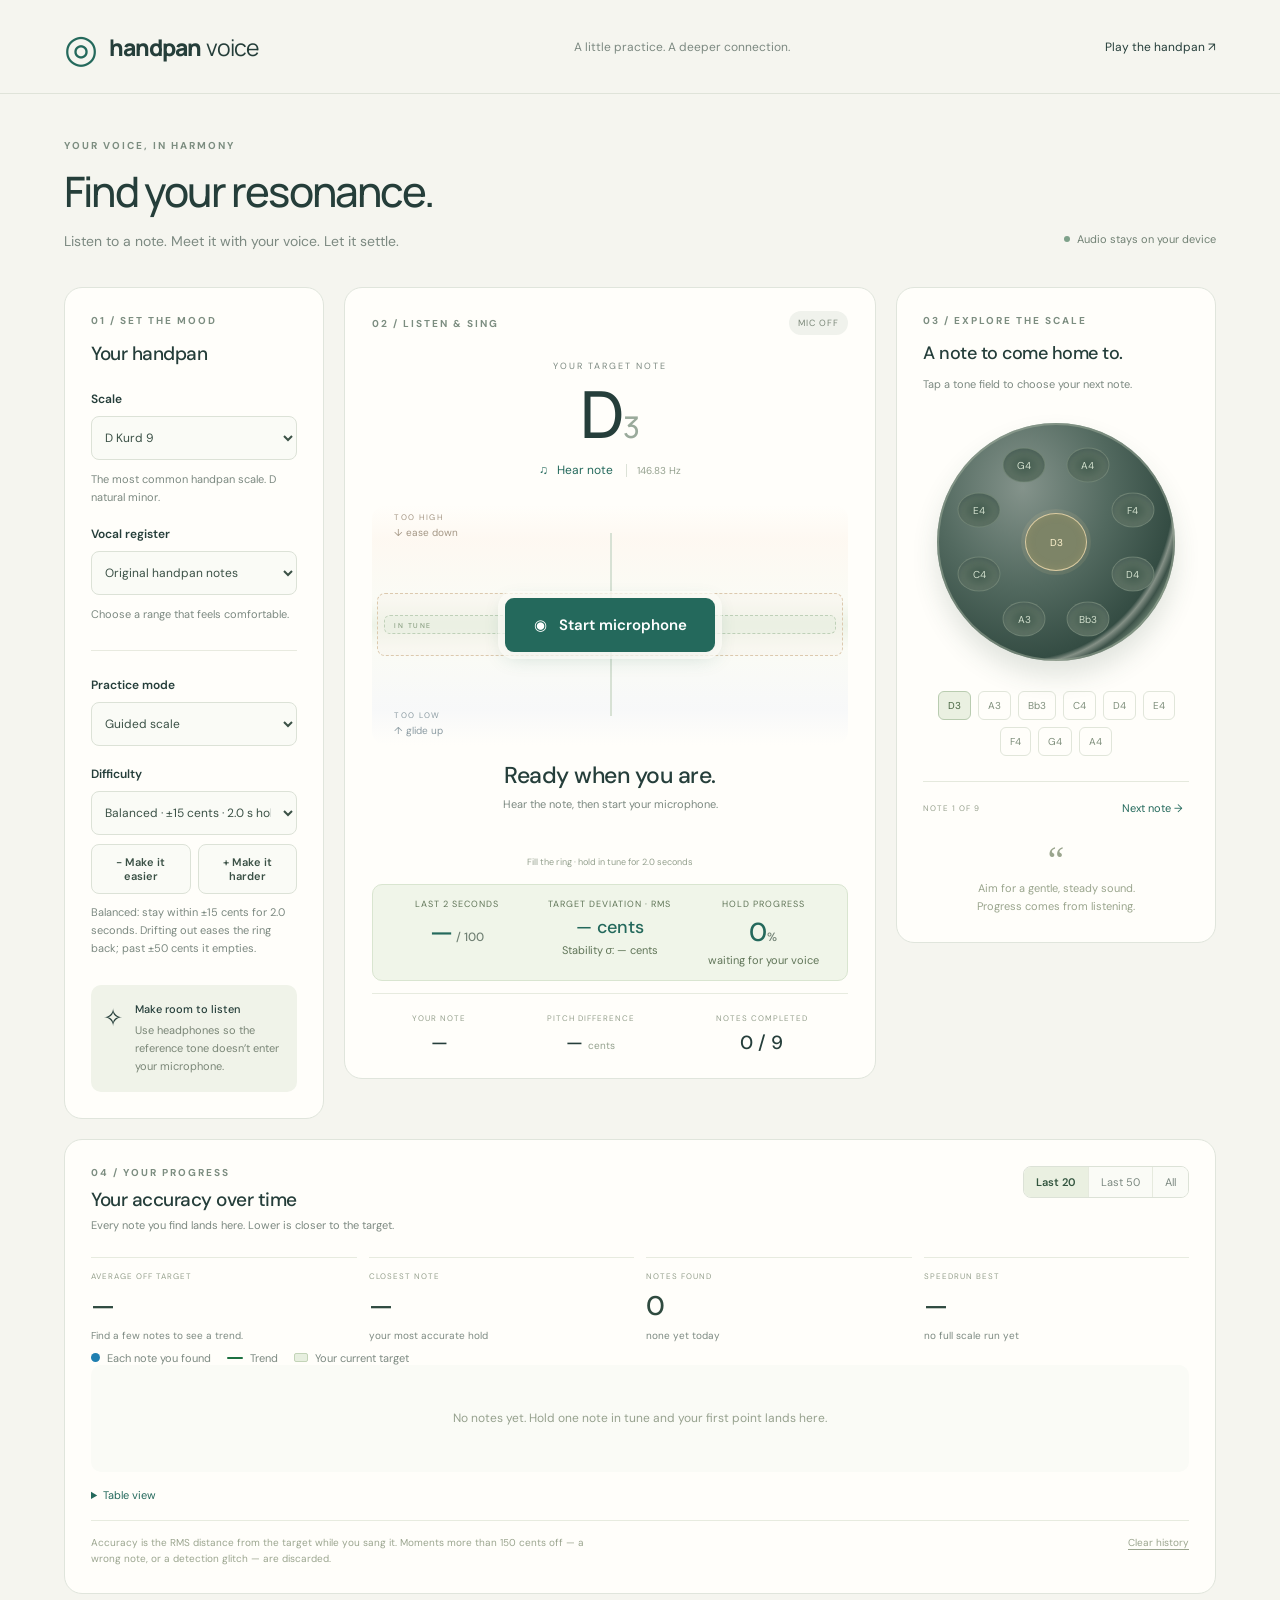
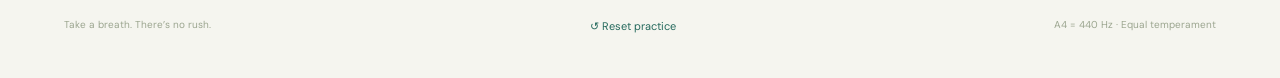
<file: trainer.html>
<!doctype html>
<html lang="en">
<head><meta charset="utf-8"><meta name="viewport" content="width=device-width,initial-scale=1"><title>Handpan Voice · Find your resonance</title><link rel="stylesheet" href="src/trainer/style.css"></head>
<body>
<header><a class="brand" href="trainer.html"><span class="logo">◎</span> handpan<span>voice</span></a><span class="header-note">A little practice. A deeper connection.</span><a href="index.html">Play the handpan ↗</a></header>
<main>
<div class="intro"><div><div class="eyebrow">YOUR VOICE, IN HARMONY</div><h1>Find your resonance.</h1><p>Listen to a note. Meet it with your voice. Let it settle.</p></div><span class="privacy"><i></i> Audio stays on your device</span></div>
<div class="workspace">
<aside class="card settings"><div class="eyebrow">01 / SET THE MOOD</div><h2>Your handpan</h2><label for="scale">Scale</label><select id="scale"></select><p id="scale-description" class="muted"></p><label for="octave">Vocal register</label><select id="octave"><option value="-12">One octave lower</option><option value="0" selected>Original handpan notes</option><option value="12">One octave higher</option></select><p class="muted">Choose a range that feels comfortable.</p><div class="divider"></div><label for="mode">Practice mode</label><select id="mode"><option value="guided">Guided scale</option><option value="single">Stay on one note</option><option value="speedrun">Speedrun · beat the clock</option><option value="arpeggio">Arpeggio · sing it back</option></select><label for="difficulty">Difficulty</label><select id="difficulty"></select><div class="difficulty-buttons"><button type="button" id="easier">− Make it easier</button><button type="button" id="harder">+ Make it harder</button></div><p class="muted" id="difficulty-note"></p><div id="suggestion" class="suggestion" role="status" hidden><span id="suggestion-text"></span><button type="button" id="suggestion-yes"></button><button type="button" id="suggestion-no">Not now</button></div><div class="tip"><span>✧</span><div><strong>Make room to listen</strong><p>Use headphones so the reference tone doesn’t enter your microphone.</p></div></div></aside>
<section class="card studio"><div class="studio-top"><span class="eyebrow">02 / LISTEN & SING</span><span id="mic-status" class="badge">MIC OFF</span></div><div class="target-caption">YOUR TARGET NOTE</div><div id="target-note" class="target-note">D<small>3</small></div><button id="listen" class="listen">♫ &nbsp; Hear note <span id="target-hz">146.83 Hz</span></button>
<div id="run-bar" class="run-bar" hidden><div><span>RUN TIME</span><strong id="run-clock">0.0s</strong></div><div><span>NOTES</span><strong id="run-progress">0 / 9</strong></div><div><span>YOUR BEST</span><strong id="run-best">—</strong></div></div>
<div id="pitch-space" class="pitch-space" data-state="idle"><div class="rail"></div><div id="drift-zone" class="drift-zone"></div><div class="zone"></div><div class="scale-label high">TOO HIGH <span>↓ ease down</span></div><div class="scale-label middle">IN TUNE</div><div class="scale-label low">TOO LOW <span>↑ glide up</span></div><div id="pitch-marker" class="pitch-marker"><span id="marker-label">Your voice</span><i></i><svg id="hold-ring" viewBox="0 0 48 48" role="progressbar" aria-label="Hold in tune" aria-valuemin="0"><circle class="hold-ring-track" cx="24" cy="24" r="20"/><circle id="hold-ring-fill" cx="24" cy="24" r="20" pathLength="100"/></svg></div><div class="center-target"></div><button id="microphone" class="primary">◉ &nbsp; Start microphone</button></div>
<p id="lane-caption" class="lane-caption" hidden></p><div class="feedback" aria-live="polite"><h2 id="guidance">Ready when you are.</h2><p id="detail">Hear the note, then start your microphone.</p></div><div class="hold-caption">Hold in tune for 2 seconds</div><p id="error" role="alert"></p><div class="readouts"><div><span>YOUR NOTE</span><strong id="sung-note">—</strong></div><div><span>PITCH DIFFERENCE</span><strong id="cents">— <small>cents</small></strong></div><div><span>NOTES COMPLETED</span><strong id="completed">0 / 9</strong></div></div></section>
<aside class="card instrument"><div class="eyebrow">03 / EXPLORE THE SCALE</div><h2>A note to come home to.</h2><p class="muted">Tap a tone field to choose your next note.</p><div id="handpan" class="handpan" aria-label="Handpan notes"></div><div id="note-list" class="note-list"></div><div class="journey"><span id="step">NOTE 1 OF 9</span><button id="next">Next note →</button></div><div class="practice-note"><span>“</span><p>Aim for a gentle, steady sound.<br>Progress comes from listening.</p></div></aside>
</div>
<section class="card progress">
<div class="progress-top"><div><div class="eyebrow">04 / YOUR PROGRESS</div><h2 id="progress-headline">Your accuracy over time</h2><p class="muted" id="progress-sub">Every note you find lands here. Lower is closer to the target.</p></div><div class="range" role="group" aria-label="How much history to show"><button type="button" data-range="20" class="on">Last 20</button><button type="button" data-range="50">Last 50</button><button type="button" data-range="all">All</button></div></div>
<div class="tiles"><div><span>AVERAGE OFF TARGET</span><strong id="stat-average">—</strong><small id="stat-change">Find a few notes to see a trend.</small></div><div><span>CLOSEST NOTE</span><strong id="stat-best">—</strong><small>your most accurate hold</small></div><div><span>NOTES FOUND</span><strong id="stat-count">0</strong><small id="stat-today">none yet today</small></div><div><span>SPEEDRUN BEST</span><strong id="stat-run">—</strong><small id="stat-run-note">this scale, register and difficulty</small></div></div>
<figure id="progress-chart" class="chart"></figure>
<details id="progress-table"><summary>Table view</summary></details>
<div class="progress-foot"><span>Accuracy is the RMS distance from the target while you sang it. Moments more than 150 cents off — a wrong note, or a detection glitch — are discarded.</span><button type="button" id="clear-progress">Clear history</button></div>
</section>
<footer><span>Take a breath. There’s no rush.</span><button id="reset">↺ Reset practice</button><span>A4 = 440 Hz · Equal temperament</span></footer>
</main><link rel="stylesheet" href="src/trainer/responsive.css"><link rel="stylesheet" href="src/trainer/progress.css"><script type="module" src="src/trainer/app.js"></script></body></html>
</file>
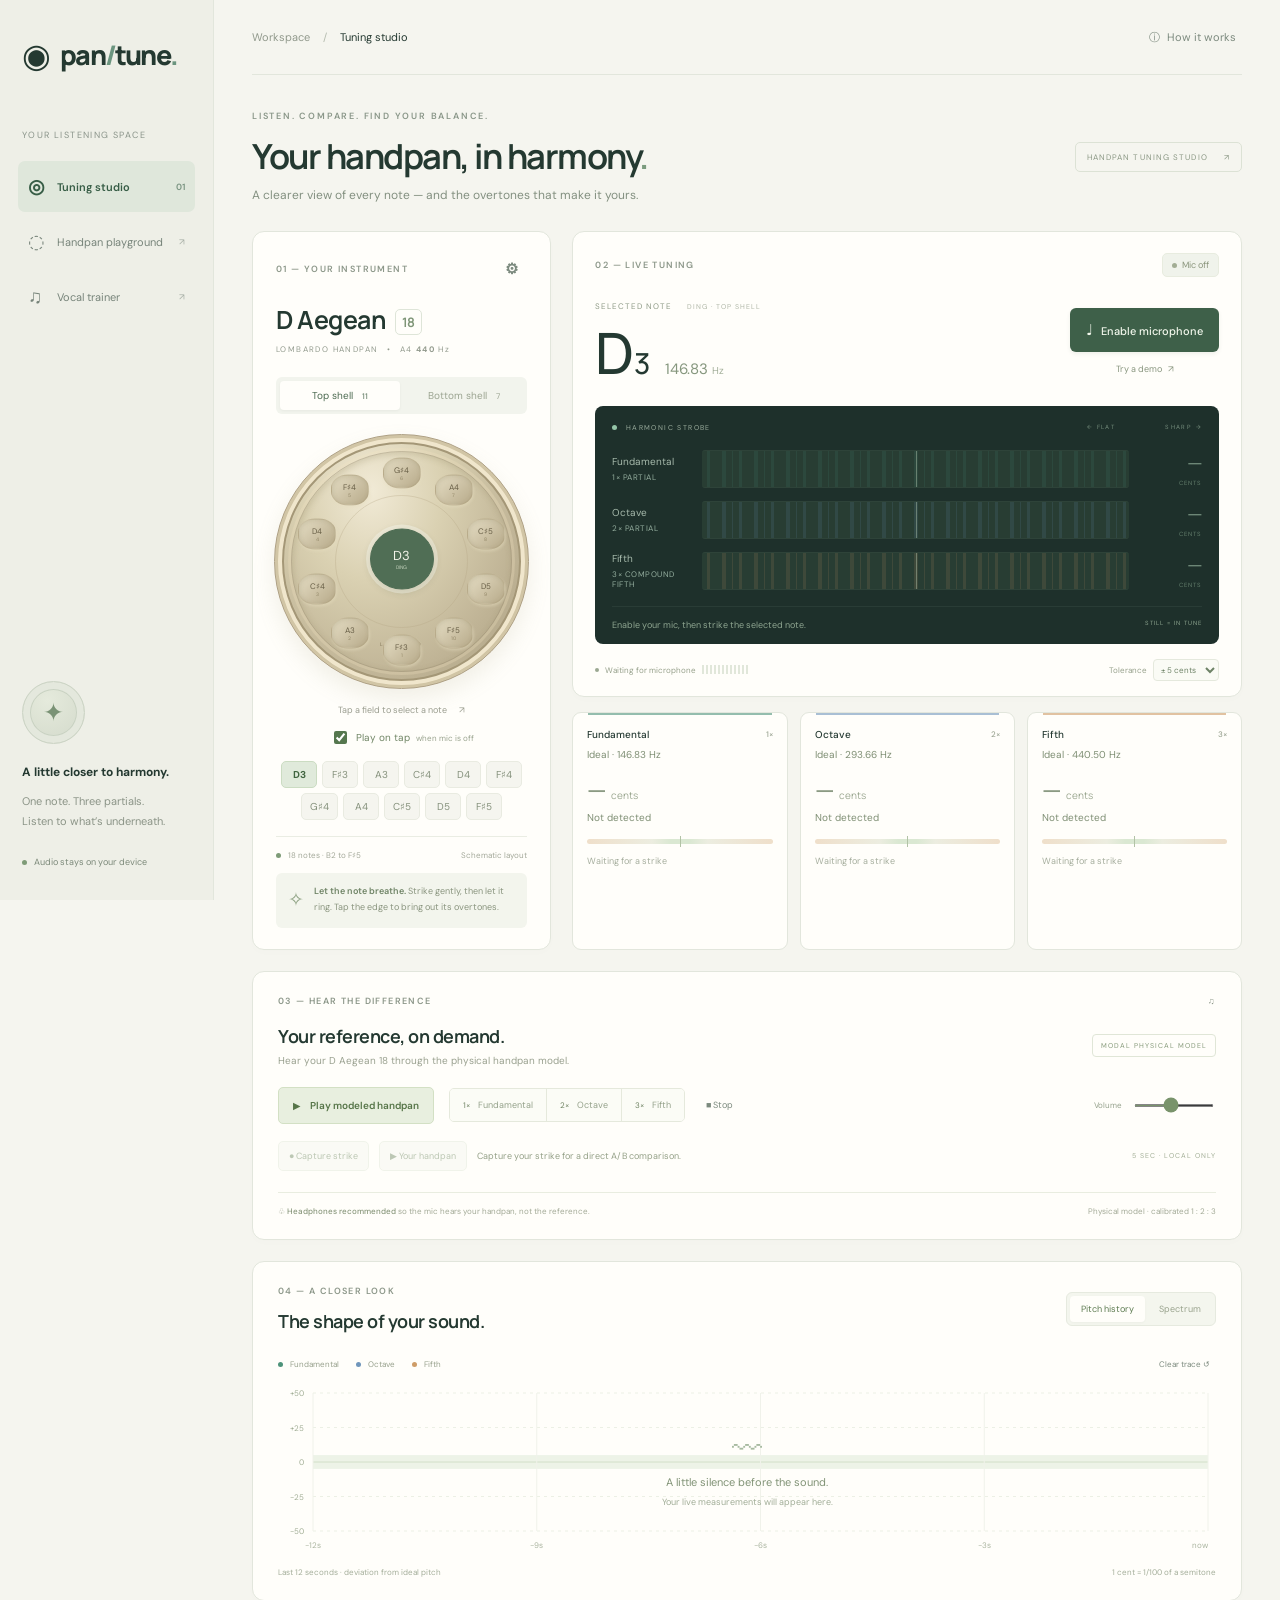
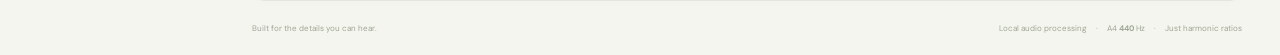
<file: tuner.html>
<!doctype html>
<html lang="en">
  <head>
    <meta charset="utf-8" />
    <meta name="viewport" content="width=device-width, initial-scale=1" />
    <meta name="theme-color" content="#f5f5ef" />
    <title>Pan / Tune — Handpan tuning studio</title>
    <link rel="stylesheet" href="src/tuner/style.css" />
  </head>
  <body>
    <aside class="sidebar">
      <a class="brand" href="tuner.html"
        ><span class="brand-mark">◉</span> pan<span>/</span>tune<span class="brand-dot">.</span></a
      >
      <div class="sidebar-caption">YOUR LISTENING SPACE</div>
      <nav aria-label="Tools">
        <a class="nav-item active" href="tuner.html"><span>◎</span> Tuning studio <i>01</i></a>
        <a class="nav-item" href="index.html?scale=d-aegean-18"
          ><span>◌</span> Handpan playground <span>↗</span></a
        >
        <a class="nav-item" href="trainer.html"><span>♫</span> Vocal trainer <span>↗</span></a>
      </nav>
      <div class="sidebar-bottom">
        <div class="small-pan"><span>✦</span></div>
        <h3>A little closer to harmony.</h3>
        <p>One note. Three partials.<br />Listen to what’s underneath.</p>
        <span class="local-badge"><b></b> Audio stays on your device</span>
      </div>
    </aside>
    <main>
      <header class="topbar">
        <div>
          <span class="breadcrumb">Workspace</span><span class="slash">/</span
          ><span>Tuning studio</span>
        </div>
        <button class="quiet-button" id="help-button">ⓘ <span>How it works</span></button>
      </header>
      <section class="page-heading">
        <div>
          <div class="eyebrow">LISTEN. COMPARE. FIND YOUR BALANCE.</div>
          <h1>Your handpan, in harmony<span>.</span></h1>
          <p>A clearer view of every note — and the overtones that make it yours.</p>
        </div>
        <span class="version-badge">HANDPAN TUNING STUDIO <span>↗</span></span>
      </section>
      <div class="workspace">
        <section class="instrument panel">
          <div class="section-label">
            <span>01 — YOUR INSTRUMENT</span
            ><button class="icon-button" id="settings-button" aria-label="Instrument settings">
              ⚙
            </button>
          </div>
          <h2>D Aegean <span>18</span></h2>
          <div class="instrument-meta">
            LOMBARDO HANDPAN <span>•</span> A4 <b id="pitch-label">440</b> Hz
          </div>
          <div class="shell-switch" role="group" aria-label="Handpan side">
            <button id="top-shell" class="selected" aria-pressed="true">
              Top shell <span>11</span></button
            ><button id="bottom-shell" aria-pressed="false">Bottom shell <span>7</span></button>
          </div>
          <div id="handpan" class="handpan" aria-label="Schematic note selector">
            <div class="pan-ridge"></div>
            <div class="pan-inner"></div>
            <span class="pan-signature">LOMBARDO</span>
          </div>
          <div class="layout-hint">Tap a field to select a note <span>↗</span></div>
          <label class="audition-option"
            ><input type="checkbox" id="audition-notes" checked /> Play on tap
            <span>when mic is off</span></label
          >
          <div id="note-list" class="note-list" aria-label="Notes"></div>
          <div class="instrument-bottom">
            <span><b></b> 18 notes · B2 to F♯5</span><span>Schematic layout</span>
          </div>
          <div class="tip">
            <span>✧</span>
            <p>
              <b>Let the note breathe.</b> Strike gently, then let it ring. Tap the edge to bring
              out its overtones.
            </p>
          </div>
        </section>
        <div class="analysis">
          <section class="tuning panel">
            <div class="tuning-top">
              <div class="section-label">02 — LIVE TUNING</div>
              <span id="live-status" class="status-pill"><b></b> Mic off</span>
            </div>
            <div class="target-row">
              <div>
                <span class="target-caption"
                  >SELECTED NOTE <span id="field-label">DING · TOP SHELL</span></span
                >
                <div class="target-note" id="target-note">
                  D<sub>3</sub><span id="target-frequency">146.83 <small>Hz</small></span>
                </div>
              </div>
              <div class="mic-controls">
                <button id="microphone" class="primary-button">
                  <span>♩</span> Enable microphone</button
                ><button id="demo" class="demo-button">Try a demo <span>↗</span></button>
              </div>
            </div>
            <div class="strobe-panel">
              <div class="strobe-header">
                <span><b class="mint-dot"></b> HARMONIC STROBE</span>
                <div><span>← FLAT</span><span>SHARP →</span></div>
              </div>
              <div id="strobe-rows"></div>
              <div class="strobe-footer">
                <span id="strobe-message">Enable your mic, then strike the selected note.</span
                ><span>STILL = IN TUNE</span>
              </div>
            </div>
            <div class="tuning-footer">
              <div>
                <span class="input-dot"></span><span id="input-label">Waiting for microphone</span>
                <div class="input-meter" aria-hidden="true"><div id="input-level"></div></div>
              </div>
              <label
                >Tolerance
                <select id="tolerance">
                  <option value="3">± 3 cents</option>
                  <option value="5" selected>± 5 cents</option>
                  <option value="10">± 10 cents</option>
                </select></label
              >
            </div>
          </section>
          <section
            id="partial-cards"
            class="partial-cards"
            aria-label="Partial measurements"
          ></section>
        </div>
        <section class="reference panel">
          <div class="section-label"><span>03 — HEAR THE DIFFERENCE</span><span>♫</span></div>
          <div class="reference-heading">
            <div>
              <h2>Your reference, on demand.</h2>
              <p>Hear your D Aegean 18 through the physical handpan model.</p>
            </div>
            <span class="reference-tag">MODAL PHYSICAL MODEL</span>
          </div>
          <div class="reference-controls">
            <button class="play-button" id="play-reference">
              <span>▶</span> Play modeled handpan
            </button>
            <div class="partial-play" role="group" aria-label="Play an isolated partial">
              <button data-play="1">1× <span>Fundamental</span></button
              ><button data-play="2">2× <span>Octave</span></button
              ><button data-play="3">3× <span>Fifth</span></button>
            </div>
            <button id="stop-reference" class="quiet-button">■ Stop</button
            ><label class="volume-label"
              >Volume
              <input
                id="volume"
                aria-label="Reference volume"
                type="range"
                min="0"
                max="100"
                value="45"
            /></label>
          </div>
          <div class="reference-footer">
            <span
              >♧ <b>Headphones recommended</b> so the mic hears your handpan, not the
              reference.</span
            ><span id="reference-status">Physical model · calibrated 1 : 2 : 3</span>
          </div>
        </section>
        <section class="history panel">
          <div class="chart-header">
            <div>
              <div class="section-label">04 — A CLOSER LOOK</div>
              <h2>The shape of your sound.</h2>
            </div>
            <div class="chart-tabs" role="group" aria-label="Analysis view">
              <button class="selected" id="history-tab" aria-pressed="true">Pitch history</button
              ><button id="spectrum-tab" aria-pressed="false">Spectrum</button>
            </div>
          </div>
          <div class="chart-legend">
            <span><b style="background: var(--green)"></b> Fundamental</span
            ><span><b style="background: var(--blue)"></b> Octave</span
            ><span><b style="background: var(--orange)"></b> Fifth</span
            ><button class="quiet-button" id="clear-history">Clear trace ↺</button>
          </div>
          <div class="chart-container">
            <canvas id="chart" aria-label="Live pitch history chart"></canvas>
            <div id="chart-empty">
              <span>〰</span>
              <p>A little silence before the sound.</p>
              <small>Your live measurements will appear here.</small>
            </div>
          </div>
          <div class="chart-footer">
            <span id="chart-description">Last 12 seconds · deviation from ideal pitch</span
            ><span>1 cent = 1/100 of a semitone</span>
          </div>
        </section>
      </div>
      <footer class="page-footer">
        <span>Built for the details you can hear.</span
        ><span
          >Local audio processing <span>·</span> A4 <b id="footer-pitch">440</b> Hz
          <span>·</span> Just harmonic ratios</span
        >
      </footer>
    </main>
    <dialog id="help-dialog">
      <form method="dialog">
        <button class="dialog-close" aria-label="Close help">×</button>
        <div class="eyebrow">A MOMENT TO LISTEN</div>
        <h2>Three partials. One beautiful note.</h2>
          <p>
            The modeled handpan uses resonating steel modes, body resonance and sympathetic
            coupling. Its three principal modes are calibrated to 1:2:3. The isolated
            Fundamental, Octave and Fifth buttons play pure tones for checking their individual
            frequencies. Play on tap auditions fields while the microphone is off.
          </p>
        <p>
          Select the tone field you’re testing, enable your microphone, and strike it gently. Allow
          about a second for the first precise reading.
        </p>
        <ul>
          <li><b>Fundamental · 1×</b> is the note’s main pitch.</li>
          <li><b>Octave · 2×</b> should be exactly twice its frequency.</li>
          <li>
            <b>Compound fifth · 3×</b> sits an octave and a perfect fifth above the fundamental,
            exactly three times its frequency. It is a pure ratio, slightly different from an
            equal-tempered fifth.
          </li>
        </ul>
        <p>
          The stripes drift left when flat and right when sharp. Still stripes mean in tune; a dash
          means that partial wasn’t detected. Cents show deviation from the ideal reference. The
          interval error compares each overtone with your measured fundamental.
        </p>
        <p>
          Use headphones for reference playback. “Try a demo” analyzes a generated, intentionally
          detuned signal through the same detector. It doesn’t measure your instrument.
        </p>
        <button class="primary-button">Got it</button>
      </form>
    </dialog>
    <dialog id="settings-dialog">
      <form id="settings-form">
        <button type="button" class="dialog-close" id="close-settings" aria-label="Close settings">
          ×
        </button>
        <div class="eyebrow">YOUR INSTRUMENT</div>
        <h2>Make it your own.</h2>
        <label
          >Concert pitch A4 (Hz)<input
            type="number"
            id="concert-pitch"
            min="415"
            max="466"
            step="0.1"
            value="440"
            required /></label
        ><label>Top notes (ding first)<textarea id="top-notes" rows="3" required></textarea></label
        ><label>Bottom notes<textarea id="bottom-notes" rows="2" required></textarea></label>
        <p class="settings-note">
          Use scientific note names, e.g. D3 F#3 A3. The preset follows Lombardo’s D Aegean 18;
          field positions are schematic.
        </p>
        <p id="settings-error" role="alert"></p>
        <div class="settings-actions">
          <button type="button" id="reset-settings" class="quiet-button">
            Restore Lombardo preset</button
          ><button class="primary-button">Save instrument</button>
        </div>
      </form>
    </dialog>
    <div id="toast" role="status" aria-live="polite"></div>
    <script type="module" src="src/tuner/app.js"></script>
  </body>
</html>
</file>
<file: src/ui/style.css>
:root{
  --bg:#0d0f12; --panel:#181c22; --panel2:#141920; --line:#2a3038;
  --txt:#e6e3dc; --dim:#8b8f97; --acc:#d9a441; --acc2:#7fbfa8;
  --font:ui-sans-serif,system-ui,-apple-system,"Segoe UI",Roboto,sans-serif;
  --mono:ui-monospace,SFMono-Regular,Menlo,monospace;
}
*{box-sizing:border-box}
html,body{height:100%}
body{
  margin:0;background:radial-gradient(1400px 900px at 50% -15%,#1b2027 0%,var(--bg) 62%);
  color:var(--txt);font-family:var(--font);overscroll-behavior:none;
  -webkit-tap-highlight-color:transparent;
}
.wrap{display:flex;flex-direction:column;height:100%}
header{display:flex;align-items:baseline;gap:14px;padding:12px 20px 8px;flex-wrap:wrap;flex:0 0 auto}
header h1{font-size:15px;font-weight:600;letter-spacing:.15em;text-transform:uppercase;margin:0}
header .sub{font-size:12px;color:var(--dim)}
header .spacer{flex:1}
#status{font-size:12px;color:var(--acc)}

main{flex:1;display:flex;gap:14px;padding:0 16px 14px;min-height:0}
aside{
  background:linear-gradient(180deg,var(--panel),var(--panel2));
  border:1px solid var(--line);border-radius:12px;padding:12px 14px;
  overflow-y:auto;display:flex;flex-direction:column
}
aside.left{width:264px;flex:0 0 264px}
aside.right{width:300px;flex:0 0 300px;padding-bottom:8px}
/* The canvas is absolutely positioned so its size is driven purely by the
   stage's CSS box. If it participated in layout, its own inline height would
   feed back into the parent's measured height and could only ever grow. */
#stage{flex:1;min-width:0;position:relative}
#view{position:absolute;inset:0;display:block;touch-action:none;cursor:grab}
#view:active{cursor:grabbing}

.grp{margin-bottom:14px}
.grp.fill{flex:1;display:flex;flex-direction:column;min-height:0;margin-bottom:6px}
.grp>h2{font-size:10px;letter-spacing:.16em;text-transform:uppercase;color:var(--dim);
  margin:0 0 8px;font-weight:600}
label.row{display:block;margin-bottom:9px;font-size:12px}
label.row .lab{display:flex;justify-content:space-between;color:var(--dim);margin-bottom:3px}
label.row .lab b{color:var(--txt);font-weight:500;font-variant-numeric:tabular-nums}
select,input[type=range]{width:100%}
select{background:#0f1216;color:var(--txt);border:1px solid var(--line);border-radius:7px;
  padding:6px 8px;font:inherit;font-size:12px}
optgroup{color:var(--acc);font-style:normal;font-weight:600}
option{color:var(--txt);font-weight:400}
p.note{font-size:11px;color:var(--dim);line-height:1.5;margin:-2px 0 10px}

input[type=range]{-webkit-appearance:none;appearance:none;height:20px;background:transparent}
input[type=range]::-webkit-slider-runnable-track{height:3px;background:#31373f;border-radius:2px}
input[type=range]::-moz-range-track{height:3px;background:#31373f;border-radius:2px}
input[type=range]::-webkit-slider-thumb{-webkit-appearance:none;width:14px;height:14px;
  border-radius:50%;background:var(--acc);margin-top:-6px;border:none;
  box-shadow:0 0 0 3px rgba(217,164,65,.15)}
input[type=range]::-moz-range-thumb{width:14px;height:14px;border:none;border-radius:50%;
  background:var(--acc)}

.btns{display:flex;gap:6px;flex-wrap:wrap}
button{flex:1;min-width:72px;background:#0f1216;color:var(--txt);border:1px solid var(--line);
  border-radius:7px;padding:7px 8px;font:inherit;font-size:12px;cursor:pointer}
button:hover{border-color:#3d4550;background:#141920}
button.on{background:rgba(217,164,65,.16);border-color:var(--acc);color:var(--acc)}

.viewbar{position:absolute;top:6px;right:6px;display:flex;gap:6px;z-index:3}
.viewbar button{min-width:auto;padding:5px 9px;font-size:11px;background:rgba(15,18,22,.82)}

.hint{position:absolute;bottom:2px;left:0;right:0;z-index:2;pointer-events:none;
  font-size:11px;color:var(--dim);line-height:1.6;text-align:center;
  margin:0;padding:6px 8px 2px}
.hint kbd{background:#0f1216;border:1px solid var(--line);border-bottom-width:2px;border-radius:4px;
  padding:0 4px;font-family:var(--mono);font-size:10px;color:var(--txt);margin:0 1px}
.hint b{color:var(--acc2);font-weight:500}

#gate{position:absolute;inset:0;display:flex;align-items:center;justify-content:center;
  background:rgba(13,15,18,.72);backdrop-filter:blur(3px);z-index:5;cursor:pointer;border-radius:12px}
#gate div{text-align:center}
#gate b{display:block;font-size:15px;letter-spacing:.1em;text-transform:uppercase;margin-bottom:6px}
#gate small{color:var(--dim);font-size:12px;max-width:280px;display:inline-block;line-height:1.5}

/* ------------------------------------------------------------- note list -- */
.notelist{font-size:11px;font-variant-numeric:tabular-nums}
.notelist .nl{display:flex;align-items:baseline;gap:6px;padding:1px 0;color:var(--dim)}
.notelist .nl.bot{opacity:.62}
.notelist .k{min-width:30px;font-size:10px;letter-spacing:.04em}
.notelist b{color:var(--acc2);font-weight:500;min-width:34px}
.notelist i{font-style:normal;font-size:10px}

/* -------------------------------------------------------- chord visualiser -- */
.chordpanel{display:flex;flex-direction:column;min-height:0;flex:1}
.cp-head{flex:0 0 auto;margin-bottom:6px}
.cp-mode{font-size:11px;color:var(--dim);line-height:1.5;margin-bottom:6px}
.cp-mode b{color:var(--txt);font-weight:600;font-size:12px}
.cp-dim{color:var(--dim)}
.cp-pcs{margin-top:4px;display:flex;flex-wrap:wrap;gap:3px}
.cp-pcs i{font-style:normal;font-size:10px;background:#0f1216;border:1px solid var(--line);
  border-radius:4px;padding:1px 5px;color:var(--acc2)}
.cp-filters{display:flex;gap:4px}
.cp-filters button{min-width:auto;padding:4px 7px;font-size:11px}

.cp-live{flex:0 0 auto;min-height:44px;background:#0f1216;border:1px solid var(--line);
  border-radius:8px;padding:7px 9px;margin-bottom:8px;font-size:11px;color:var(--dim);
  display:flex;flex-direction:column;justify-content:center;gap:2px}
.cp-live .cp-big{font-size:18px;font-weight:600;color:var(--acc);line-height:1.1}
.cp-live .cp-played{font-family:var(--mono);font-size:10px;color:var(--acc2)}
.cp-live em{font-style:normal;color:var(--dim);font-size:10px}

.cp-list{flex:1;overflow-y:auto;min-height:0;margin:0 -4px;padding:0 4px}
.cp-group{margin-bottom:8px}
.cp-group h4{margin:0 0 3px;font-size:11px;color:var(--acc);font-weight:600;
  border-bottom:1px solid var(--line);padding-bottom:2px}
.cp-group h4 em{font-style:normal;color:var(--dim);font-weight:400;font-size:10px;margin-left:4px}
.cp-item{display:flex;align-items:baseline;gap:8px;padding:3px 5px;border-radius:5px;
  cursor:pointer;font-size:11px}
.cp-item:hover{background:rgba(217,164,65,.10)}
.cp-item.sel{background:rgba(217,164,65,.20);outline:1px solid rgba(217,164,65,.45)}
.cp-sym{font-weight:600;color:var(--txt);min-width:62px}
.cp-notes{font-family:var(--mono);font-size:9.5px;color:var(--dim);
  overflow:hidden;text-overflow:ellipsis;white-space:nowrap}
.cp-empty{font-size:11px;color:var(--dim);padding:8px 2px}

/* ------------------------------------------------------------- responsive -- */
@media (max-width:1100px){
  aside.left{width:224px;flex:0 0 224px}
  aside.right{width:250px;flex:0 0 250px}
}
@media (max-width:900px){
  main{flex-direction:column;padding:0 10px 10px;overflow-y:auto}
  aside.left,aside.right{width:100%;flex:0 0 auto;max-height:none;overflow:visible}
  aside.right{order:3}
  /* Fixed height, not min-height: the canvas is absolutely positioned, so the
     stage needs a definite box to size it against. Aspect-ratio keeps the box
     matched to the shell's own footprint instead of leaving dead space above
     and below it. */
  #stage{order:1;flex:0 0 auto;aspect-ratio:1/0.62;max-height:44vh;min-height:210px}
  aside.left{order:2}
  .cp-list{max-height:46vh}
  .hint{position:static;padding-top:2px}
  #stage .hint{display:none}         /* keyboard hints are useless on touch */
}
</file>
<file: Elaia-handpan-player/style.css>
@font-face { font-family:"Elaia Sans"; src:url("./fonts/dm-sans.ttf") format("truetype"); font-display:swap; font-weight:100 900 }
:root {
  color-scheme:dark;
  --bg:#111214; --panel:#1b1c1f; --control:#27292d; --line:#ffffff0e;
  --text:#f1f0ed; --muted:#a1a2a7; --dim:#76787f; --accent:#dfc19a; --gold:#e8c28c;
  --sans:-apple-system,BlinkMacSystemFont,"Elaia Sans","Segoe UI",sans-serif; --serif:Georgia,serif;
  --gutter:40px; --header-height:76px;
}
* { box-sizing:border-box }
body { margin:0; background:var(--bg); color:var(--text); font:13px/1.5 var(--sans); -webkit-font-smoothing:antialiased }
button,input,select { font:inherit }
button { cursor:pointer; color:inherit; border:0; background:none; touch-action:manipulation; transition:background .18s,color .18s,border-color .18s,box-shadow .18s }
button,a,canvas { -webkit-tap-highlight-color:transparent }
button:disabled { opacity:.32; cursor:default }
button:focus-visible,a:focus-visible,input:focus-visible,select:focus-visible,summary:focus-visible { outline:2px solid var(--accent); outline-offset:3px }
svg { width:20px; height:20px; fill:none; stroke:currentColor; stroke-width:1.5; stroke-linecap:round; stroke-linejoin:round; flex-shrink:0 }
[hidden] { display:none!important }
button { -webkit-user-select:none; user-select:none }
h1,h2,h3,p { margin:0 }
.mobile-label { display:none }
.app { max-width:1800px; margin:auto; min-height:100svh; display:flex; flex-direction:column }
.masthead { height:var(--header-height); min-height:var(--header-height); padding:0 var(--gutter); display:grid; grid-template-columns:1fr auto 1fr; align-items:center; gap:24px; border-bottom:1px solid var(--line) }
.brand { display:flex; align-items:center; gap:10px; text-decoration:none; color:var(--text); justify-self:start }
.brand>svg { width:27px; height:34px; color:var(--accent); stroke-width:1.05 }
.brand>span { font:33px/1 var(--serif); letter-spacing:-1.7px }
.brand-dot { color:var(--accent) }
.brand small { display:block; font:8px var(--sans); letter-spacing:1.8px; padding-top:5px; color:var(--muted) }
.header-actions { display:flex; align-items:center; justify-self:end; gap:8px }
.icon-button { display:grid; place-items:center; width:40px; height:40px; border-radius:11px; color:var(--muted); flex-shrink:0 }
.icon-button:hover,.mini-button:hover { background:#ffffff08; color:var(--text) }
.quiet-button { display:flex; align-items:center; justify-content:center; gap:8px; padding:0 15px; height:38px; font-size:12px; border:1px solid #ffffff1a; border-radius:10px; background:#ffffff04 }
.quiet-button:hover { background:#ffffff0a; border-color:#ffffff30 }
.segmented { display:flex; align-items:center; gap:2px; padding:3px; border:1px solid #ffffff05; background:#ffffff05; border-radius:11px }
.segmented button { border-radius:8px; color:var(--muted); font-size:12px; white-space:nowrap; min-height:34px; padding:6px 12px }
.segmented button:hover { color:var(--text) }
.segmented button.active,.segmented button[aria-pressed=true] { background:#3a3c41; color:var(--text); box-shadow:0 1px 4px #0003,inset 0 1px 0 #ffffff0a }
.mode-switch { background:#202125; min-width:134px }
.mode-switch button { display:flex; align-items:center; justify-content:center; gap:7px; flex:1; min-height:34px; padding:5px 17px }
.mode-switch svg { width:16px; height:16px }
.mode-switch #advanced-btn.active { color:var(--accent) }
.workspace { display:grid; grid-template-columns:minmax(0,1fr) 336px; gap:32px; padding:0 var(--gutter); flex:1; min-height:620px }
.stage { position:relative; z-index:0; min-width:0; min-height:620px; height:calc(100svh - 178px); max-height:940px }
.instrument-heading { position:absolute; top:30px; left:0; z-index:3; pointer-events:none; max-width:calc(100% - 90px) }
.eyebrow { font-size:9px; font-weight:500; letter-spacing:1.7px; color:var(--dim) }
.scale-button { display:flex; align-items:center; gap:15px; pointer-events:auto; margin-top:7px; padding:0; text-align:left; max-width:100% }
h1 { font-size:clamp(32px,3.2vw,48px); line-height:1.15; font-weight:500; letter-spacing:-1.8px; overflow-wrap:anywhere }
.scale-button svg { width:20px; height:20px; color:var(--muted); transition:transform .2s }
.scale-button:hover svg { transform:translateY(2px); color:var(--text) }
.instrument-heading p { display:flex; flex-wrap:wrap; align-items:center; gap:8px; font-size:12px; color:var(--muted); margin-top:10px }
.custom-badge { padding:2px 7px; border-radius:5px; color:var(--accent); background:#dfc19a12; font-size:10px }
.restore-original { position:absolute; top:34px; right:0; z-index:4; display:flex; gap:6px; align-items:center; min-height:36px; padding:6px 10px; border:1px solid #ffffff10; border-radius:10px; background:#202125aa; color:var(--muted); font-size:11px }
.restore-original svg { width:15px; height:15px }
.restore-original:hover { color:var(--text); background:#2b2d32 }
.status-dot { width:5px; height:5px; display:inline-block; flex-shrink:0; background:#a0b194; border-radius:50% }
#instrument { position:absolute; inset:0; width:100%; height:100%; z-index:1; touch-action:none; outline-offset:-6px }
#instrument:focus { outline:none }
#instrument:focus-visible { outline:1px solid #dfc19a66; border-radius:14px }
.instrument-glow { position:absolute; inset:16% 0 12%; background:radial-gradient(ellipse,#ad783e11,transparent 66%); pointer-events:none }
.ground-shadow { position:absolute; left:25%; bottom:13%; width:50%; height:5%; border-radius:50%; background:#000; opacity:.6; filter:blur(20px); transform:rotate(-5deg) }
.view-controls { position:absolute; bottom:48px; left:50%; transform:translateX(-50%); display:flex; align-items:center; gap:10px; z-index:3; white-space:nowrap }
.view-segment { background:#25262bbf; border:1px solid #ffffff0d; backdrop-filter:blur(16px); border-radius:30px; padding:4px; box-shadow:0 3px 15px #0002 }
.view-segment button { display:flex; gap:7px; align-items:center; min-height:36px; padding:8px 17px; border-radius:22px; font-size:11px }
.view-segment button svg { width:16px; height:16px }
.view-controls>.icon-button { background:#ffffff03; width:36px; height:36px; border-radius:50% }
.stage-tools { position:absolute; bottom:104px; left:50%; transform:translateX(-50%); display:flex; align-items:center; justify-content:center; gap:8px; max-width:calc(100% - 24px); width:max-content; z-index:3 }
.stage-tools .segmented,.stage-tools .stepper,.stage-tools>.icon-button { background:#25262bf2; backdrop-filter:blur(16px) }
.stage-tools .position-control button { padding:6px 10px }
.stage-tools .stepper output { min-width:65px; font-size:10px }
.stage-tools>.icon-button.active { color:#9acbf2; background:#233e53 }
.bottom-overlay { position:absolute; inset:0; width:100%; height:100%; pointer-events:none; z-index:2; overflow:hidden }
.bottom-overlay path { fill:#67b8f00d; stroke:#9acbf2; stroke-width:1.5; stroke-dasharray:5 4; vector-effect:non-scaling-stroke }
.bottom-overlay text { fill:#bce1ff; stroke:#111214; stroke-width:3px; paint-order:stroke; text-anchor:middle; dominant-baseline:central; font-size:11px; font-weight:600 }
.stage-hint { position:absolute; bottom:17px; width:100%; color:var(--dim); text-align:center; font-size:11px; z-index:2; pointer-events:none }
.edit-banner { position:absolute; top:144px; left:0; display:flex; align-items:center; gap:8px; color:var(--muted); font-size:11px; z-index:3 }
.edit-banner .status-dot { background:var(--accent) }
.edit-banner .text-button { margin-left:8px; color:var(--accent); min-height:32px }
.graphics-error { position:absolute; top:42%; left:12%; right:12%; z-index:2; padding:24px; border:1px solid var(--line); border-radius:16px; text-align:center; background:#202125dd; line-height:1.8 }
.graphics-error small { display:block; color:var(--muted); margin-top:8px }
.side-panel { align-self:center; background:linear-gradient(140deg,#202125,#1a1b1e); border:1px solid #ffffff09; border-radius:22px; padding:22px; position:relative; z-index:4; min-width:0; margin:26px 0 }
.panel-intro { display:flex; align-items:center; justify-content:space-between; margin-bottom:22px }
.panel-intro h2 { font-size:17px; font-weight:500; letter-spacing:-.3px }
.panel-intro p { font-size:11px; color:var(--muted); margin-top:4px }
.count-badge { border:1px solid #ffffff0d; padding:5px 9px; border-radius:9px; font-size:11px; color:var(--muted) }
.demo-controls { margin:0 0 17px }
.demo-heading { display:flex; align-items:center; gap:8px; min-height:28px; margin-bottom:5px }
.demo-heading h2 { font-size:12px; font-weight:500; color:#c9cace }
.demo-heading>span { margin-left:auto; color:var(--dim); font-size:10px }
.demo-heading .text-button { color:var(--accent); min-height:28px }
.demo-buttons { display:flex; gap:5px }
.demo-buttons button { flex:1; display:flex; align-items:center; justify-content:center; gap:5px; min-width:0; min-height:36px; padding:7px 5px; font-size:11px; border-radius:9px; border:1px solid #ffffff09; background:#ffffff04; color:var(--muted); white-space:nowrap }
.demo-buttons button svg { width:12px; height:12px }
.demo-buttons button:hover { background:#ffffff0a; color:var(--text) }
.demo-buttons button.active { color:var(--accent); border-color:#dfc19a55; background:#dfc19a12 }
.note-card { padding:18px 0; border-top:1px solid var(--line) }
.card-heading { display:flex; align-items:center; justify-content:space-between; gap:8px; margin-bottom:12px }
.card-heading h2 { font-size:12px; font-weight:500; color:#c9cace }
.card-heading>span { font-size:10px; color:var(--dim) }
.bottom-card .card-heading>span { margin-left:auto }
.mini-button { width:26px; height:26px; padding:0; border-radius:7px; color:var(--muted); display:grid; place-items:center }
.mini-button svg { width:16px; height:16px }
.note-grid,.chord-grid { display:flex; gap:7px; flex-wrap:wrap }
.note-chip,.chord-chip { min-height:40px; min-width:43px; padding:6px 10px; border:1px solid #ffffff09; border-radius:11px; background:#2b2d32; color:#dedee1; font-size:15px; font-weight:450; position:relative; font-variant-numeric:tabular-nums }
.note-chip sub { font-size:10px; color:var(--muted); vertical-align:baseline; margin-left:1px }
.note-chip.ding { color:var(--accent); border-color:#dfc19a3a; background:#dfc19a0a }
.note-chip:hover,.chord-chip:hover { border-color:#dfc19a55; background:#37383b }
.note-chip.selected { color:#f4ddbd; border-color:var(--accent); background:#dfc19a18; box-shadow:0 0 0 1px #dfc19a15 }
.note-chip.unassigned { border-style:dashed; color:var(--muted) }
.note-chip.sounding { color:#ffe1b4; border-color:var(--gold); background:#664b2e; box-shadow:0 0 18px #d4ab6620 }
.note-chip kbd { position:absolute; right:-2px; bottom:-4px; font-size:8px }
.chord-chip { font-size:13px; min-height:36px; min-width:0; color:#babcc2; padding:7px 11px }
.chord-chip.sounding { color:#ffddb1; border-color:#e8c28c70; background:#dfc19a20 }
.chord-grid { display:grid; grid-template-columns:repeat(3,minmax(0,1fr)); gap:7px }
.chord-chip { min-width:30px; min-height:40px; padding:7px; font-variant-numeric:tabular-nums }
.chord-detail { color:var(--muted); font-size:10px; line-height:1.7; margin-top:12px; min-height:34px }
.card-footnote { color:var(--dim); font-size:10px; margin-top:13px }
.empty-notes { color:var(--muted); line-height:1.9; font-size:12px }
.text-button { padding:0; color:var(--muted); font-size:11px }
.text-button:hover { color:var(--accent) }
.panel-footer { border-top:1px solid var(--line); padding-top:17px }
.panel-footer .text-button { display:flex; justify-content:space-between; align-items:center; width:100%; font-size:11px }
.panel-footer svg { width:15px; height:15px }
.play-tabs { display:none }
.bottom-bar { min-height:74px; margin:0 var(--gutter); display:flex; align-items:center; justify-content:space-between; gap:20px; border-top:1px solid var(--line) }
.dock-slot { display:contents }
.sound-controls,.ambience-control,.finish-control { display:flex; gap:14px; align-items:center }
.sound-button { display:flex; align-items:center; gap:10px; min-height:44px; min-width:112px; font-size:12px; padding:5px 0; color:#d6d7dc }
.sound-wave { height:21px; display:flex; align-items:center; gap:3px }
.sound-wave i { background:var(--accent); width:2px; height:7px; border-radius:2px }
.sound-wave i:nth-child(2),.sound-wave i:nth-child(4) { height:14px }
.sound-wave i:nth-child(3) { height:21px }
.sound-button.is-on .sound-wave i { animation:wave 1.4s ease-in-out infinite alternate }
.sound-button.is-on .sound-wave i:nth-child(2) { animation-delay:-.8s }
.sound-button.is-on .sound-wave i:nth-child(3) { animation-delay:-.3s }
.sound-button.is-on .sound-wave i:nth-child(4) { animation-delay:-.5s }
@keyframes wave { to { transform:scaleY(.5); opacity:.7 } }
.toolbar-divider { width:1px; height:20px; background:var(--line) }
.volume-control { display:flex; align-items:center; gap:10px; color:var(--muted) }
.volume-control svg { width:18px; height:18px }
.volume-control input { width:76px }
input[type=range] { accent-color:var(--accent); height:22px; cursor:pointer; margin:0; touch-action:pan-y }
.toolbar-label { font-size:11px; color:var(--dim) }
.ambience-control .segmented { background:none; border:0 }
.ambience-control .segmented button { font-size:11px }
.finish-control { gap:12px }
.finish-swatch { width:25px; height:25px; border-radius:50%; padding:0; border:3px solid var(--bg); box-shadow:0 0 0 1px #ffffff1f; position:relative }
.finish-swatch:before { content:""; position:absolute; inset:-10px; border-radius:50% }
.finish-swatch.ember { background:linear-gradient(130deg,#edcf92,#b17b3f 52%,#593822) }
.finish-swatch.silver { background:linear-gradient(130deg,#e3e9e9,#94a0a1 52%,#384448) }
.finish-swatch.rose { background:linear-gradient(130deg,#efd1b7,#c59583 52%,#68433a) }
.finish-swatch.active { box-shadow:0 0 0 2px var(--accent) }
.page-footer { min-height:28px; margin:0 var(--gutter); display:flex; justify-content:space-between; align-items:center; font-size:9px; color:var(--dim) }
.field-labels { position:absolute; inset:0; overflow:hidden; pointer-events:none; z-index:2 }
.field-label { position:absolute; transform:translate(-50%,-50%); color:#eee9e0; background:#17181dbb; border:1px solid #ffffff24; border-radius:7px; padding:3px 7px; font-size:10px; white-space:nowrap; backdrop-filter:blur(8px); box-shadow:0 1px 4px #0002 }
.field-label.selected { background:var(--accent); color:#26211b; border-color:#f0d5ae }
/* Editing keeps the stage and inspector in one viewport. */
body.advanced .workspace { min-height:0; height:calc(100svh - 104px); flex:none; align-items:stretch }
body.advanced .stage { height:100%; min-height:0; max-height:none }
body.advanced .side-panel { align-self:stretch; overflow-y:auto; overscroll-behavior:contain; scrollbar-width:thin; scrollbar-color:#ffffff18 transparent; margin:24px 0; padding:18px 20px }
body.advanced .panel-intro,body.advanced .chord-card,body.advanced .bottom-bar,body.advanced .demo-controls { display:none }
.editor-heading { display:flex; align-items:center; justify-content:space-between; margin-bottom:14px; gap:10px }
.editor-heading h2 { font-size:17px; font-weight:500; letter-spacing:-.3px; flex:1 }
#advanced-panel { display:contents }
body.advanced .editor-heading { position:sticky; top:-1px; z-index:3; background:#202125; padding:5px 0 10px }
body.advanced .editor-tabs { position:sticky; top:53px; z-index:2; box-shadow:0 5px 0 #202125 }
.history-controls,.inspector-actions { display:flex; gap:2px; align-items:center }
.history-controls .icon-button { width:32px; height:34px; border-radius:8px }
.history-controls svg { width:16px; height:16px }
.save-button { padding:7px 12px; border-radius:9px; background:var(--accent); color:#29231d; font-size:12px; font-weight:550; margin-left:7px; min-height:34px }
.save-button:hover { background:#eed3b0 }
.editor-tabs { margin-bottom:16px; background:#10111580 }
.editor-tabs button { flex:1 }
.editor-tools { display:flex; padding:0; background:none }
.editor-tools button { display:grid; place-items:center; width:34px; min-height:36px; border-radius:9px; color:var(--accent) }
.editor-tools button svg { width:19px; height:19px }
.editor-tools button:hover,.editor-tools button[aria-pressed=true] { background:#dfc19a0d }
.editor-tools button[data-tool=select] { display:none }
.editor-empty { padding:10px 4px 22px; text-align:center }
.selection-symbol { display:grid; place-items:center; width:58px; height:58px; border-radius:16px; background:#ffffff03; color:#dfc19a80; margin:0 auto 14px }
.selection-symbol svg { width:43px; height:43px; stroke-width:1.2 }
.editor-empty h3 { font-size:14px; font-weight:500; margin-bottom:7px }
.editor-empty p { font-size:11px; line-height:1.7; color:var(--muted); max-width:230px; margin:auto }
body.advanced .note-card { padding:15px 0 }
body.advanced .note-chip { min-height:36px; padding:5px 9px; min-width:41px; font-size:14px }
.inspector-heading { display:flex; align-items:center; justify-content:space-between; margin-bottom:8px; gap:8px }
.inspector-heading h3 { font-size:12px; font-weight:500; color:#bbbcc2 }
.inspector-heading .icon-button { width:34px; height:34px; border-radius:9px; font-size:23px }
.inspector-actions svg { width:16px; height:16px }
.field-inspector { margin:2px 0 8px; min-width:0 }
.control-label { display:block; font-size:11px; color:var(--muted); margin-bottom:7px }
.note-editor { display:flex; align-items:center; justify-content:space-between; gap:10px; margin-bottom:18px }
.pitch-stepper { display:flex; align-items:center; border:1px solid #ffffff17; border-radius:12px; overflow:hidden; background:#ffffff03 }
.pitch-stepper button { width:36px; height:46px; font-size:22px; color:var(--accent) }
.pitch-stepper button:hover { background:#ffffff06 }
.pitch-stepper select { font-size:24px; font-weight:500; text-align:center; min-width:92px; border:0; background:transparent; padding:4px 5px; height:46px }
.note-editor>span { font-size:11px; color:var(--muted); font-variant-numeric:tabular-nums; white-space:nowrap }
.setting-row { display:flex; align-items:center; justify-content:space-between; gap:12px; margin:15px 0 }
.setting-row>label,.setting-row>span { color:#c6c7ce; font-size:12px }
.setting-row .segmented { min-width:140px }
.setting-row .segmented button { flex:1 }
.stepper { display:flex; align-items:center; background:#ffffff05; border:1px solid #ffffff0c; border-radius:10px }
.stepper button { width:35px; min-height:38px; font-size:20px; color:var(--accent) }
.stepper output { min-width:66px; font-size:11px; text-align:center; color:#c6c7ce; font-variant-numeric:tabular-nums }
select { max-width:100%; padding:10px 12px; color:var(--text); border:1px solid #ffffff17; border-radius:9px; background:#2b2d32; min-height:40px }
option,optgroup { background:#292b30; color:var(--text) }
.field-details { margin-top:14px; border-top:1px solid var(--line); border-bottom:1px solid var(--line) }
.field-details summary { list-style:none; display:flex; align-items:center; justify-content:space-between; cursor:pointer; min-height:44px; font-size:12px; color:#babcc2 }
.field-details summary::-webkit-details-marker { display:none }
.field-details summary svg { width:15px; height:15px; color:var(--dim); transition:transform .18s }
.field-details[open] summary svg { transform:rotate(90deg) }
.geometry-controls { padding:4px 0 14px }
.geometry-controls select,.geometry-controls>input { width:100% }
.geometry-hint { font-size:10px; line-height:1.6; color:var(--dim); margin-top:8px }
.range-label { display:flex; justify-content:space-between; align-items:center; font-size:11px; color:var(--muted); margin:15px 0 5px }
.range-label output { font-size:10px; color:var(--dim); font-variant-numeric:tabular-nums }
.danger-button { display:flex; align-items:center; justify-content:center; gap:7px; min-height:42px; width:100%; margin-top:7px; font-size:11px; color:#d7a9a1; border-radius:9px }
.danger-button:hover { background:#edaaa20a; color:#f2c1b9 }
.danger-button svg { width:15px; height:15px }
.add-settings { padding:0 0 18px }
.add-inputs { display:grid; grid-template-columns:1fr 1fr; gap:12px }
.add-inputs label { display:flex; flex-direction:column; gap:7px; color:var(--muted); font-size:11px; min-width:0 }
.add-inputs select { width:100%; min-height:44px }
.add-settings p { font-size:11px; color:var(--muted); line-height:1.7; margin-top:12px; text-align:center }
.add-options { display:flex; align-items:center; justify-content:space-between; gap:8px; margin-top:7px; min-height:32px; color:var(--muted); font-size:11px }
.add-options label { display:flex; align-items:center; gap:7px; cursor:pointer; min-height:32px }
.add-options input { margin:0; width:15px; height:15px; accent-color:var(--accent) }
.add-options>span { font-size:10px; color:var(--dim) }
.add-actions { display:flex; gap:8px; margin-top:10px }
.add-actions .primary-button { flex:1; margin:0 }
.add-actions .subtle-button { min-height:44px }
.primary-button { display:flex; align-items:center; justify-content:center; gap:8px; width:100%; min-height:44px; border-radius:11px; background:var(--accent); color:#29231d; font-size:13px; font-weight:550; margin-top:18px }
.primary-button:hover { background:#eed3b0 }
.primary-button svg { width:17px; height:17px }
.subtle-button { padding:10px 14px; min-height:42px; border:1px solid #ffffff1a; border-radius:10px; background:#ffffff03; color:#c7c8ce; font-size:12px }
.subtle-button:hover { background:#ffffff09 }
.editor-footer { display:flex; flex-direction:column; align-items:center; gap:12px; border-top:1px solid var(--line); padding:17px 0 0; margin-top:2px }
.editor-footer>span { display:flex; align-items:center; gap:7px; color:var(--dim); font-size:10px }
.reset-layout { min-height:30px; color:var(--muted); font-size:10px }
.settings-group { padding:4px 0 20px; margin-bottom:12px; border-bottom:1px solid var(--line) }
.settings-group:last-child { border:0; padding-bottom:5px; margin-bottom:0 }
.settings-group h3 { font-size:13px; font-weight:500; margin-bottom:13px }
.setting-description { color:var(--muted); font-size:11px; line-height:1.7; margin-top:10px }
#tuning-playback .sound-controls { display:flex; flex-wrap:wrap; gap:12px; margin-top:13px }
#tuning-playback .sound-button { min-width:96px; font-size:11px }
#tuning-playback .toolbar-divider { display:none }
#tuning-playback .volume-control { flex:1 }
#tuning-playback .volume-control input { min-width:50px; width:100% }
#tuning-playback .sound-controls>.icon-button { width:30px }
#tuning-space .ambience-control { justify-content:space-between; margin-top:12px; gap:8px }
#tuning-space .toolbar-label,#tuning-finish .toolbar-label { font-size:12px; color:#c6c7ce }
#tuning-space .segmented { background:#ffffff05; border:1px solid #ffffff05 }
#tuning-space .segmented button { padding:6px 9px }
#tuning-finish .finish-control { gap:19px; padding:4px 0 8px }
#tuning-finish .toolbar-label { margin-right:auto }
body.advanced.tuning-open .notes-overview,body.advanced.tuning-open .editor-footer { display:none }
/* Sheets and dialogs share the same visual language as the inspector. */
.modal { position:fixed; top:calc(var(--visual-top,0px) + var(--visual-height,100dvh) / 2); bottom:auto; margin:0 auto; transform:translateY(-50%); color:var(--text); background:linear-gradient(145deg,#25262b,#1c1d21); border:1px solid #ffffff17; border-radius:24px; padding:28px; box-shadow:0 30px 120px #0008; width:680px; max-width:calc(100% - 32px); max-height:min(85svh,calc(var(--visual-height,100dvh) - 32px)); overflow:auto; scrollbar-width:thin; scrollbar-color:#ffffff22 transparent; overscroll-behavior:contain }
.modal::backdrop { background:#090a0bb3; backdrop-filter:blur(14px) }
.modal-heading { display:flex; align-items:start; justify-content:space-between; gap:16px; margin-bottom:24px }
.modal-heading h2 { font-size:27px; font-weight:500; letter-spacing:-.8px; line-height:1.25; margin-top:8px }
.close-dialog { font-size:26px; margin:-5px -5px 0 0 }
.search-box { display:flex; align-items:center; gap:10px; padding:0 13px; background:#141519; border:1px solid #ffffff0e; border-radius:12px; color:var(--dim) }
.search-box svg { width:18px; height:18px }
.search-box input { width:100%; color:var(--text); outline:none; border:0; background:none; padding:13px 0; font-size:12px }
.search-box input::placeholder { color:var(--dim) }
.search-box:focus-within { border-color:#dfc19a77 }
.scale-count { margin:18px 0 12px; font-size:11px; color:var(--muted) }
.scale-list { display:grid; grid-template-columns:1fr 1fr; gap:10px; max-height:430px; overflow:auto; overscroll-behavior:contain; scrollbar-width:thin; scrollbar-color:#ffffff22 transparent }
.scale-option { display:flex; flex-direction:column; text-align:left; gap:7px; padding:17px; border:1px solid #ffffff0d; border-radius:14px; background:#ffffff03 }
.scale-option:hover { background:#ffffff08; border-color:#dfc19a44 }
.scale-option.current { background:#dfc19a09; border-color:#dfc19a66 }
.scale-option b { font-size:18px; font-weight:500; letter-spacing:-.4px }
.scale-option.current b { color:var(--accent) }
.scale-option span { font-size:10px; color:var(--muted) }
.scale-option small { font-size:11px; line-height:1.6; color:var(--dim) }
.modal-footnote { font-size:11px; color:var(--dim); margin-top:20px; line-height:1.7 }
.compact-modal { width:450px }
.compact-modal>p,.compact-modal form>p { font-size:12px; color:var(--muted); line-height:1.8; margin:16px 0 20px }
.compact-modal label { display:block; font-size:12px; color:#c2c3c9; margin-bottom:9px }
.compact-modal input:not([type=file]) { width:100%; padding:13px 14px; background:#15161a; color:var(--text); border:1px solid #ffffff1a; border-radius:11px; min-height:46px }
#share-url { font-size:11px }
.share-saved { border:1px solid #dfc19a33; padding:12px; background:#dfc19a09; border-radius:10px }
.native-share { margin-top:10px; width:100% }
.help-items p { font-size:12px; line-height:1.8; color:var(--muted); margin:18px 0 }
.help-items b { font-weight:500; color:var(--text) }
kbd { font:10px var(--sans); color:#d5d6dc; background:#393b42; padding:1px 4px; border-radius:4px; border:1px solid #ffffff15 }
.saved-list { display:flex; flex-direction:column; gap:8px }
.saved-item { display:flex; align-items:center; gap:6px; border:1px solid #ffffff0e; padding:5px; border-radius:12px; background:#ffffff03 }
.saved-load { flex:1; text-align:left; padding:9px; min-width:0 }
.saved-load b { display:block; font-size:16px; font-weight:500; margin-bottom:5px; overflow-wrap:anywhere }
.saved-load span { font-size:10px; color:var(--muted) }
.saved-remove { min-width:36px; min-height:44px; font-size:22px; color:var(--muted) }
.saved-share { font-size:11px; color:var(--accent); padding:8px; min-height:44px }
.library-actions { display:flex; flex-wrap:wrap; gap:8px; margin-top:20px }
.library-actions .primary-button { margin:0 }
.library-actions .subtle-button { flex:1 }
.empty-library { font-size:12px; color:var(--muted); line-height:1.8; padding:5px 0 15px }
.toast { position:fixed; bottom:28px; left:50%; transform:translateX(-50%); z-index:20; background:#303137f5; border:1px solid #ffffff1a; border-radius:13px; color:var(--text); font-size:12px; padding:13px 20px; max-width:calc(100% - 32px); text-align:center; box-shadow:0 8px 35px #0006; backdrop-filter:blur(16px); pointer-events:none }
.noscript { padding:24px; text-align:center }
@media (min-width:1600px) { :root { --gutter:60px } .workspace { grid-template-columns:minmax(0,1fr) 360px; gap:44px } .side-panel { padding:25px } }
@media (min-width:701px) {
  body:not(.advanced) .side-panel { max-height:clamp(568px,calc(100svh - 230px),888px); overflow-y:auto; overscroll-behavior:contain; scrollbar-width:thin; scrollbar-color:#ffffff18 transparent }
}
@media (max-width:1150px) { :root { --gutter:26px } .workspace { grid-template-columns:minmax(0,1fr) 310px; gap:22px } .side-panel { padding:20px } .stage-badge { display:none } .sound-controls { gap:10px } .ambience-control { gap:6px } .bottom-bar { gap:12px } .toolbar-label { font-size:10px } .ambience-control .segmented button { padding:6px 9px } }
@media (max-width:900px) and (min-width:701px) { :root { --gutter:20px } .workspace { grid-template-columns:minmax(0,1fr) 280px; gap:18px } .side-panel { padding:17px } h1 { font-size:34px; letter-spacing:-1.3px } .mode-switch { min-width:134px } .help-button { display:none } .finish-control .toolbar-label { display:none } .sound-button { min-width:102px; font-size:11px } .volume-control input { width:56px } .note-chip { min-width:39px; padding:6px 9px; font-size:14px } .pitch-stepper select { min-width:78px; font-size:22px } .pitch-stepper button { width:32px } .note-editor { gap:8px } .note-editor>span { font-size:10px } }
@media (max-width:700px) {
  :root { --gutter:20px; --header-height:64px; --editor-height:clamp(288px,40dvh,360px) }
  .masthead { gap:10px; padding:0 18px; grid-template-columns:auto 1fr auto }
  .brand { gap:6px }
  .brand>svg { width:22px; height:29px }
  .brand>span { font-size:28px }
  .brand small { display:none }
  .mode-switch { min-width:0; justify-self:center; padding:3px; border-radius:11px }
  .mode-switch button { min-height:36px; padding:6px 11px; font-size:12px; gap:5px }
  .mode-switch svg { width:14px; height:14px }
  .desktop-label { display:none }
  .mobile-label { display:inline }
  .header-actions { gap:0 }
  .header-actions .icon-button { width:44px; height:44px }
  .quiet-button { width:44px; height:44px; border:0; padding:0; background:none }
  .quiet-button span,.help-button { display:none }
  .workspace { display:flex; flex-direction:column; padding:0; gap:0; min-height:0 }
  .stage { height:clamp(350px,calc(100svh - 332px),660px); min-height:0; max-height:none; flex:none; width:100% }
  .instrument-heading { top:22px; left:24px; max-width:calc(100% - 48px) }
  body.can-restore .instrument-heading { max-width:calc(100% - 128px) }
  .restore-original { top:18px; right:18px; min-height:44px; padding:6px 9px; font-size:10px; gap:4px }
  .restore-original svg { width:13px; height:13px }
  .instrument-heading .eyebrow { font-size:8px; letter-spacing:1.5px }
  h1 { font-size:32px; letter-spacing:-1.2px; line-height:1.16 }
  .scale-button { gap:12px; margin-top:5px }
  .instrument-heading p { font-size:11px; margin-top:7px; gap:6px }
  .stage-hint { bottom:9px; font-size:10px }
  .view-controls { bottom:35px; gap:8px }
  .view-segment button { min-height:44px; font-size:11px; padding:7px 15px }
  .view-controls>.icon-button { width:44px; height:44px }
  .stage-tools { bottom:89px; gap:6px }
  .stage-tools .position-control button,.stage-tools .stepper button,.stage-tools>.icon-button { min-height:44px }
  .stage-tools .position-control button { min-width:44px; padding:6px 8px; font-size:11px }
  .stage-tools .stepper button,.stage-tools>.icon-button { width:44px }
  .stage-tools .stepper output { min-width:52px }
  .side-panel { margin:0; padding:0 20px; width:100%; border:0; border-radius:0; background:none; align-self:stretch }
  .panel-intro,.panel-footer { display:none }
  .play-tabs { display:flex; border-radius:11px; background:#202125; margin:0 0 8px }
  .play-tabs button { flex:1; min-height:38px; font-size:12px }
  .demo-controls { margin:0 0 12px }
  .demo-buttons button { min-height:44px; font-size:12px }
  .demo-heading .text-button { min-height:36px; padding:0 8px }
  body:not(.advanced)[data-play-tab=top] [data-play-section]:not([data-play-section=top]),body:not(.advanced)[data-play-tab=bottom] [data-play-section]:not([data-play-section=bottom]),body:not(.advanced)[data-play-tab=chords] [data-play-section]:not([data-play-section=chords]) { display:none }
  .note-card { border:0; padding:5px 0 14px; min-height:123px }
  .card-heading { margin-bottom:10px; min-height:18px }
  .card-heading h2 { font-size:11px; color:var(--muted) }
  .card-heading>span { font-size:10px }
  .note-grid { gap:6px }
  .note-chip { min-width:44px; min-height:44px; padding:6px 10px; font-size:15px; border-radius:10px }
  .chord-chip { min-height:44px; min-width:40px; font-size:13px; padding:6px 9px }
  .card-footnote { display:none }
  .bottom-card .mini-button { display:none }
  .bottom-bar { margin:0 20px; flex-wrap:wrap; justify-content:space-between; min-height:92px; padding:8px 0 max(10px,env(safe-area-inset-bottom)); gap:2px 12px }
  .sound-controls { order:0; width:100%; justify-content:space-between; gap:12px }
  .sound-button { min-width:110px; min-height:36px; font-size:11px }
  .toolbar-divider { display:none }
  .volume-control { flex:1; justify-content:flex-end }
  .volume-control input { width:90px; max-width:100% }
  .sound-controls #damp-btn { width:34px; height:36px }
  .ambience-control { order:1; gap:7px }
  .ambience-control .toolbar-label { display:none }
  .ambience-control .segmented { padding:0 }
  .ambience-control .segmented button { min-height:36px; padding:5px 12px; font-size:11px }
  .finish-control { order:2; gap:17px; padding-right:4px }
  .finish-control .toolbar-label,#keyboard-btn { display:none }
  .finish-swatch { width:24px; height:24px }
  .page-footer { display:none }
  /* A phone gets one editor sheet, below a separate, unobstructed stage. */
  body.advanced { overflow:hidden }
  body.advanced .app { height:100dvh; min-height:0; overflow:hidden }
  body.advanced .workspace { height:calc(100dvh - var(--header-height)); min-height:0; overflow:hidden }
  body.advanced .stage { height:calc(100dvh - var(--header-height) - var(--editor-height) - env(safe-area-inset-bottom)); position:relative; min-height:0 }
  body.advanced .instrument-heading { top:14px }
  body.advanced .instrument-heading .eyebrow { display:none }
  body.advanced h1 { font-size:25px; letter-spacing:-.8px }
  body.advanced .instrument-heading p { font-size:10px; margin-top:5px }
  body.advanced .view-controls { bottom:13px }
  body.advanced .stage-tools { bottom:67px }
  body.advanced .stage-hint,body.advanced .edit-banner { display:none }
  body.advanced .side-panel { position:fixed; bottom:0; left:0; right:0; height:calc(var(--editor-height) + env(safe-area-inset-bottom)); max-height:none; padding:0 20px max(12px,env(safe-area-inset-bottom)); margin:0; border:1px solid #ffffff0c; border-bottom:0; border-radius:22px 22px 0 0; background:#202125; overflow-y:auto; z-index:5; box-shadow:0 -10px 40px #0003 }
  body.advanced .editor-heading { position:sticky; top:0; z-index:3; background:#202125; min-height:54px; margin:0; padding:5px 0; gap:6px; border-radius:22px 22px 0 0 }
  .editor-heading h2 { font-size:15px }
  .history-controls .icon-button { min-width:44px; height:44px }
  .save-button { min-height:44px; padding:6px 11px; margin-left:3px }
  body.advanced .editor-tabs { position:sticky; top:54px; z-index:2; background:#15161a; margin:0 0 12px; min-height:40px; box-shadow:0 6px 0 #202125 }
  .editor-tabs button { min-height:34px }
  .editor-tools button { min-height:44px; width:44px }
  .editor-empty { display:flex; flex-direction:column; padding:4px 0 12px }
  .selection-symbol { display:none }
  .editor-empty h3 { font-size:12px; margin-bottom:3px }
  .editor-empty p { font-size:11px; max-width:100% }
  body.advanced .play-tabs { display:none }
  body.advanced .note-card { min-height:0; border-top:1px solid var(--line); padding:12px 0 }
  body.advanced .note-chip { min-height:44px; min-width:44px; font-size:14px; padding:5px 9px }
  body.advanced.inspector-open .notes-overview,body.advanced.adding-note .notes-overview { display:none }
  body.advanced .editor-footer { padding:9px 0 4px; flex-direction:row; justify-content:space-between; gap:8px }
  .editor-footer>span { font-size:9px }
  .reset-layout { font-size:10px; min-height:36px }
  body.advanced.inspector-open .editor-footer,body.advanced.adding-note .editor-footer { display:none }
  .field-inspector { margin:0 }
  .inspector-heading { margin:0 0 4px }
  .inspector-heading h3 { font-size:11px }
  .inspector-heading .icon-button { width:44px; height:44px }
  .control-label { font-size:11px; margin-bottom:5px }
  .note-editor { gap:12px; margin-bottom:10px }
  .pitch-stepper { flex:1; max-width:225px }
  .pitch-stepper select { flex:1; min-width:88px; font-size:25px; height:44px }
  .pitch-stepper button { width:44px; height:44px }
  .note-editor>span { font-size:11px }
  .setting-row { margin:10px 0 }
  .setting-row .segmented button { min-height:36px }
  .field-details { margin-top:8px }
  .field-details summary { min-height:42px }
  .danger-button { min-height:44px; margin-top:4px }
  .add-settings { padding-bottom:8px }
  .add-actions { position:sticky; bottom:0; z-index:4; padding:4px 0; background:#202125 }
  .add-actions .primary-button { margin-top:0 }
  .add-settings p { margin-top:9px }
  .settings-group { margin-bottom:10px; padding-bottom:17px }
  #tuning-playback .sound-controls { gap:14px }
  #tuning-playback .volume-control input { width:100% }
  .modal { padding:24px; border-radius:22px; max-height:min(88dvh,calc(var(--visual-height,100dvh) - 24px)) }
  .modal input:not([type=range]),.add-inputs select,.geometry-controls select { font-size:16px }
  #share-url { font-size:16px }
  .modal-heading h2 { font-size:25px }
  .modal-heading { margin-bottom:20px }
  .scale-list { grid-template-columns:1fr; max-height:49dvh }
  .scale-option { padding:16px }
  .toast { bottom:max(18px,env(safe-area-inset-bottom)); font-size:11px; width:max-content }
  body.advanced .toast { bottom:calc(var(--editor-height) + env(safe-area-inset-bottom) + 12px); max-width:calc(100% - 32px); padding:10px 14px }
}
@media (max-width:370px) {
  :root { --gutter:16px }
  .masthead { padding:0 12px; gap:6px }
  .brand>svg { display:none }
  .brand>span { font-size:28px }
  .mode-switch button { padding:6px 10px }
  .side-panel { padding-left:16px; padding-right:16px }
  body.advanced .side-panel { padding-left:16px; padding-right:16px }
  .instrument-heading { left:20px; max-width:calc(100% - 40px) }
  h1 { font-size:29px }
  .ambience-control .segmented button { padding:5px 9px }
  .finish-control { gap:15px }
  .volume-control input { width:70px }
  .note-editor>span { font-size:10px }
  .pitch-stepper { max-width:192px }
}
@media (max-height:650px) and (max-width:700px) and (orientation:portrait) {
  :root { --editor-height:clamp(180px,34dvh,230px) }
  body.advanced.adding-note .editor-tabs,body.advanced.inspector-open .editor-tabs { display:none }
}
@media (max-height:600px) and (max-width:700px) and (orientation:landscape) {
  :root { --editor-height:0px; --header-height:56px }
  body.advanced .workspace { display:grid; grid-template-columns:minmax(0,1fr) 300px }
  body.advanced .stage { height:calc(100dvh - var(--header-height)); min-width:0 }
  body.advanced .side-panel { position:relative; height:100%; border-radius:0; padding:0 16px 12px; border-top:0 }
  body.advanced .instrument-heading p { display:none }
  body.advanced .view-segment button { padding:7px 10px }
  body.advanced .toast { bottom:12px }
}
@media (max-height:600px) and (orientation:landscape) and (pointer:coarse) {
  :root { --header-height:56px; --gutter:18px }
  .app { min-height:100dvh }
  .masthead { min-height:56px; height:56px }
  .brand>span { font-size:28px }
  .brand small,.stage-badge,.panel-intro,.panel-footer,.stage-hint,.page-footer,.help-button { display:none }
  .workspace { display:grid; grid-template-columns:minmax(0,1fr) 280px; min-height:0; height:calc(100dvh - 116px); flex:none; padding:0 var(--gutter); gap:18px }
  .stage { height:100%; min-height:0 }
  .instrument-heading { top:12px; left:0; max-width:100% }
  .restore-original { top:5px; right:0 }
  body.can-restore .instrument-heading { max-width:calc(100% - 82px) }
  .instrument-heading .eyebrow { display:none }
  h1 { font-size:24px; letter-spacing:-.7px }
  .instrument-heading p { font-size:10px; margin-top:4px }
  .view-controls { bottom:9px; gap:5px }
  .stage-tools { bottom:53px; gap:5px }
  .stage-tools .position-control button { padding:5px 7px; font-size:10px }
  .stage-tools .stepper button { width:29px }
  .view-segment button { min-height:32px; padding:5px 11px; font-size:10px }
  .view-controls>.icon-button { height:32px; width:32px }
  .side-panel { align-self:stretch; overflow-y:auto; margin:8px 0; padding:12px 14px; border-radius:16px }
  .play-tabs { display:flex; margin-bottom:8px }
  .play-tabs button { flex:1; min-height:32px }
  .note-card { border:0; padding:7px 0 }
  body:not(.advanced)[data-play-tab=top] [data-play-section]:not([data-play-section=top]),body:not(.advanced)[data-play-tab=bottom] [data-play-section]:not([data-play-section=bottom]),body:not(.advanced)[data-play-tab=chords] [data-play-section]:not([data-play-section=chords]) { display:none }
  .bottom-bar { flex-wrap:nowrap; min-height:60px; padding:5px 0; gap:12px }
  .bottom-bar .sound-controls { width:auto; gap:12px }
  .bottom-bar .sound-button { min-width:100px; font-size:11px }
  .bottom-bar .volume-control { flex:none }
  .bottom-bar .volume-control input { width:64px }
  .bottom-bar .finish-control { gap:14px }
  .bottom-bar .toolbar-label,#keyboard-btn { display:none }
  body.advanced .workspace { display:grid; height:calc(100dvh - 56px) }
  body.advanced .stage { height:100% }
  body.advanced .side-panel { position:relative; left:auto; right:auto; bottom:auto; height:auto; margin:8px 0; padding:0 14px 10px; border-radius:16px }
  body.advanced .play-tabs,body.advanced .edit-banner,body.advanced.inspector-open .notes-overview { display:none }
  body.advanced .editor-heading { min-height:48px; margin:0; padding:5px 0; border-radius:0 }
  body.advanced .editor-heading h2 { font-size:15px }
  body.advanced .editor-tabs { top:48px }
  body.advanced .note-editor { gap:10px }
  body.advanced .pitch-stepper button { width:32px }
  body.advanced .pitch-stepper select { min-width:78px }
  body.advanced .note-editor>span { font-size:10px }
  body.advanced .toast { bottom:12px }
}
@media (prefers-reduced-motion:reduce) { *,*:before,*:after { animation:none!important; transition:none!important; scroll-behavior:auto!important } }
</file>
<file: src/trainer/style.css>
@import url('https://fonts.googleapis.com/css2?family=DM+Sans:wght@400;500;600;700&family=Manrope:wght@400;500;600;700;800&display=swap');
.handpan.underside .tone{width:39px;height:33px}
:root{font-family:'DM Sans',sans-serif;color:#253e3a;background:#f5f5ef;font-synthesis:none;--green:#24695c;--muted:#7c8981}*{box-sizing:border-box}body{margin:0}button,select{font:inherit}button,a,select{-webkit-tap-highlight-color:transparent}button{cursor:pointer}a{color:inherit;text-decoration:none}header{height:94px;border-bottom:1px solid #dfe3d9;display:flex;align-items:center;justify-content:space-between;padding:0 5%;font-size:12px}.brand{font-family:Manrope,sans-serif;font-size:23px;font-weight:800;letter-spacing:-1px;display:flex;align-items:center;gap:5px}.brand>span:last-child{font-weight:400}.logo{font-size:39px;color:var(--green);margin-right:7px}.header-note{color:var(--muted)}main{max-width:1500px;margin:auto;padding:45px 5% 20px}.intro{display:flex;align-items:flex-end;justify-content:space-between;margin-bottom:34px}.eyebrow{font-size:10px;font-weight:700;letter-spacing:2px;color:#7c8d80}h1{font-family:Manrope,sans-serif;font-size:42px;font-weight:500;letter-spacing:-1.8px;margin:10px 0}p{line-height:1.65}.intro p{color:var(--muted);font-size:14px;margin:0}.privacy{font-size:11px;color:#718174;display:flex;align-items:center;gap:7px;padding-bottom:7px}.privacy i{width:6px;height:6px;background:#7ea18a;border-radius:50%}.workspace{display:grid;grid-template-columns:260px minmax(350px,1fr) 320px;gap:20px;align-items:stretch}.card{border:1px solid #e0e5dc;border-radius:18px;background:#fffefa;padding:26px}h2{font-size:19px;font-weight:500;letter-spacing:-.5px;margin:14px 0 25px}label{display:block;font-size:12px;font-weight:600;margin:20px 0 9px}select{width:100%;border:1px solid #dce2d7;background:#fafbf6;border-radius:8px;padding:12px 9px;color:#3b5146;font-size:12px}.muted{font-size:11px;color:var(--muted);margin:10px 0}.divider{height:1px;background:#e8eadf;margin:26px 0}.tip{display:flex;gap:12px;background:#f0f3e9;padding:17px 12px;border-radius:10px;margin-top:28px;font-size:11px}.tip>span{font-size:24px}.tip strong{font-weight:500}.tip p{color:#7a8677;margin:5px 0 0;font-size:11px}.studio{text-align:center;padding:23px 27px}.studio-top{display:flex;align-items:center;justify-content:space-between}.badge{font-size:9px;letter-spacing:1px;background:#f0f2ec;border-radius:20px;padding:6px 9px;color:#7a8778}.target-caption{font-size:9px;letter-spacing:2px;color:var(--muted);margin-top:25px}.target-note{font-family:Manrope,sans-serif;font-size:65px;font-weight:500;line-height:1.3;letter-spacing:-4px}.target-note small{font-size:30px;letter-spacing:0;color:#9aaa9b;margin-left:3px}.listen{border:0;background:transparent;color:var(--green);font-size:12px;padding:5px 12px}.listen span{border-left:1px solid #dce2d7;margin-left:10px;padding-left:10px;font-size:10px;color:#94a08e}.pitch-space{height:208px;position:relative;margin:22px 0 0;background:linear-gradient(180deg,#fcf3e900,#fcf3e980 15%,#edf3e740 40%,#edf3e7 50%,#edf3e740 60%,#f0f3f880 85%,#fff0);border-radius:14px;overflow:hidden}.rail{position:absolute;top:12%;bottom:12%;left:50%;width:2px;background:#d7e1d4}.zone{position:absolute;left:12px;right:12px;top:43%;height:14%;border:1px dashed #bfd0b8;border-radius:6px;background:#e7efdf88}.scale-label{position:absolute;left:22px;font-size:8px;letter-spacing:1.5px;color:#a39684;text-align:left}.scale-label span{display:block;letter-spacing:0;font-size:10px;margin-top:4px}.high{top:12%}.middle{top:48%;color:#7a9272;font-size:7px}.low{bottom:12%;color:#8b9ba2}.center-target{position:absolute;left:calc(50% - 5px);top:calc(50% - 5px);width:10px;height:10px;border-radius:50%;background:#87a17a}.pitch-marker{position:absolute;left:50%;top:50%;transform:translate(-50%,-50%);z-index:2;transition:top .13s linear;opacity:.3}.pitch-marker i{display:block;width:24px;height:24px;border:5px solid #fff;border-radius:50%;background:#739374;box-shadow:0 0 0 8px #73937420,0 2px 10px #253e3a22}.pitch-marker span{position:absolute;left:38px;top:5px;white-space:nowrap;font-size:10px;color:#74926d}.pitch-space[data-state=high] .pitch-marker i{background:#d29151}.pitch-space[data-state=low] .pitch-marker i{background:#638da8}.pitch-space[data-state=tuned] .pitch-marker i{background:#39846a;box-shadow:0 0 0 12px #73937425}.feedback{min-height:71px}.feedback h2{font-size:23px;margin:15px 0 5px}.feedback p{font-size:11px;color:var(--muted);margin:0}.hold-caption{font-size:9px;color:#94a08e}.primary{background:var(--green);border:0;color:white;padding:14px 30px;border-radius:9px;margin:20px 0 12px;font-size:12px;box-shadow:0 4px 8px #24695c15}.primary:hover{background:#1b5449}#error{font-size:12px;color:#a04835;margin:0;max-width:360px}.readouts{display:flex;justify-content:space-around;border-top:1px solid #e7ebdf;padding-top:19px;margin-top:8px}.readouts span{display:block;font-size:8px;letter-spacing:1px;color:#96a18e}.readouts strong{display:block;font-size:19px;font-weight:500;margin-top:7px}.readouts small{font-size:10px;font-weight:400;color:#93a08d}.instrument h2{font-size:18px;margin-bottom:8px}.handpan{position:relative;width:238px;height:238px;margin:30px auto;border-radius:50%;background:radial-gradient(ellipse at 36% 27%,#84938b,#536a60 40%,#344c43 70%,#849086 72%,#3d5249 75%,#647a6b 78%,#31493f 80%);box-shadow:0 15px 26px #314b4125,inset 0 0 0 2px #a3b1a080}.tone{position:absolute;transform:translate(-50%,-50%);width:43px;height:35px;border:1px solid #a0b2a040;border-radius:50%;color:#d3e0ce;background:radial-gradient(ellipse,#425b4e,#6b7c6e);box-shadow:inset 0 2px 5px #142f3750;font-size:10px}.tone:first-child{width:62px;height:58px}.tone.selected{color:#fff3ce;border-color:#dbcba1;box-shadow:0 0 0 4px #f6d99d18,inset 0 0 9px #bbad7340;background:#7d8467}.note-list{display:flex;flex-wrap:wrap;justify-content:center;gap:7px}.note-list button{border:1px solid #e1e6da;background:transparent;color:#7e8e7b;border-radius:6px;font-size:10px;padding:7px 9px}.note-list button.selected{background:#eaf0e1;border-color:#b9ccb0;color:#476541}.note-list button.done:after{content:' ·';color:#367754}.journey{border-top:1px solid #e5e9dd;margin-top:25px;padding-top:18px;display:flex;align-items:center;justify-content:space-between}.journey span{font-size:8px;letter-spacing:1px;color:#97a18e}.journey button,footer button{border:0;background:transparent;font-size:11px;color:var(--green)}.practice-note{text-align:center;margin-top:26px;color:#9aa58d}.practice-note>span{font-family:Georgia,serif;font-size:37px;line-height:1}.practice-note p{font-size:11px;margin:0}footer{display:flex;justify-content:space-between;color:#9ba58f;font-size:10px;padding:24px 0}button:focus-visible,a:focus-visible,select:focus-visible{outline:3px solid #b2c889;outline-offset:3px}@media(min-width:1500px){main{padding-left:45px;padding-right:45px}}@media(max-width:1100px){.workspace{grid-template-columns:220px 1fr}.instrument{grid-column:1/-1}.handpan{width:260px;height:260px}.header-note{display:none}}@media(max-width:650px){header{height:72px}.brand{font-size:19px}header>a:last-child{font-size:10px}main{padding:28px 16px}.intro{display:block}h1{font-size:33px}.privacy{margin-top:16px}.workspace{grid-template-columns:1fr}.settings{padding:22px}.settings .tip{margin-top:18px}.instrument{grid-column:auto}.studio{padding:23px 19px}footer{gap:18px;flex-wrap:wrap}.card{border-radius:14px}.intro p{font-size:12px}}
</file>
<file: src/trainer/responsive.css>
.card{min-width:0}.workspace{align-items:start}
.feedback{min-height:88px}.feedback p{min-height:36px}.readouts strong,.score-panel strong{font-variant-numeric:tabular-nums}
.pitch-marker i{transition:background-color .25s,box-shadow .25s}.pitch-marker{transition:top .16s linear,opacity .25s}
#hold-ring{position:absolute;width:48px;height:48px;left:-12px;top:-12px;overflow:visible;transform:rotate(-90deg);pointer-events:none}
#hold-ring circle{fill:none;stroke-width:3}
.hold-ring-track{stroke:#d2dfcb;opacity:.8}
#hold-ring-fill{stroke:#39846a;stroke-dasharray:100;stroke-dashoffset:100;stroke-linecap:round;transition:stroke-dashoffset .12s linear}
#hold-ring.waiting .hold-ring-track{stroke-dasharray:3 5;opacity:.6}
#hold-ring.draining #hold-ring-fill{stroke:#d29151}
#hold-ring.lost #hold-ring-fill{stroke:#c0714a}
#hold-ring.lost .hold-ring-track{stroke:#dcae83;opacity:1;animation:hold-lost .5s ease}
#hold-ring.complete #hold-ring-fill{stroke:#276c50;filter:drop-shadow(0 0 3px #81b58a)}
@keyframes hold-lost{from{stroke-width:6;opacity:.25}to{stroke-width:3;opacity:1}}
/* The two bands are sized from the level in JS: inside the inner one progress
   banks, between them it eases back, outside it empties. */
.drift-zone{position:absolute;left:5px;right:5px;border:1px dashed #dcc9ae;border-radius:8px;background:#f7f1e655;pointer-events:none}
/* The in-tune band is only a few pixels tall at the tightest levels, so its label
   is centred on the target rather than tucked inside the band. */
.scale-label.middle{top:50%;transform:translateY(-50%)}
/* At the gentlest level the drift band reaches ±120 cents, so the high and low
   captions move out to the edges to stay clear of it. */
.scale-label.high{top:3%}.scale-label.low{bottom:3%}
.pitch-marker span{left:44px}.hold-caption{margin-top:8px}
.pitch-space{height:240px;overflow:visible;margin-bottom:14px}
#pitch-trail{position:absolute;inset:0;width:100%;height:100%;pointer-events:none;z-index:1;overflow:hidden}
#pitch-trail line{stroke-width:3;stroke-linecap:round}
#pitch-space #microphone{position:absolute;z-index:5;top:50%;left:50%;transform:translate(-50%,-50%);margin:0;min-width:210px;padding:17px 24px;font-size:15px;font-weight:600;box-shadow:0 0 0 7px #fffefaab,0 5px 20px #24695c35}
#pitch-space.listening #microphone{top:auto;bottom:-8px;transform:translateX(-50%);min-width:150px;padding:9px 18px;font-size:12px;box-shadow:0 2px 8px #24695c25}
#pitch-space:not(.listening) .pitch-marker{visibility:hidden}
.score-panel{display:flex;flex-wrap:wrap;align-items:flex-start;justify-content:space-around;gap:10px 12px;border:1px solid #d9e5d0;border-radius:10px;background:#f0f5e9;padding:13px;margin:16px 0 12px}
.score-panel>div{flex:1 1 92px;min-width:0}
.score-panel span{display:block;font-size:9px;letter-spacing:1px;color:#607558}
.score-panel strong{display:block;font-size:26px;font-weight:500;color:#24695c;margin-top:5px}
.score-panel strong small{font-size:12px;color:#718174}.score-panel>div>small{display:block;font-size:11px;color:#607558;margin-top:4px}
.score-panel #pitch-rms{font-size:18px}
#hold-percent{transition:color .25s}
#hold-tile[data-zone=drift] #hold-percent,#hold-tile[data-zone=drift] #hold-zone{color:#a8703a}
#hold-tile[data-zone=off] #hold-percent,#hold-tile[data-zone=off] #hold-zone{color:#a04835}
@media(max-width:1100px){.workspace{grid-template-columns:minmax(190px,240px) minmax(0,1fr)}.studio{grid-column:2;grid-row:1 / span 2}.settings{grid-column:1;grid-row:1}.instrument{grid-column:1;grid-row:2;padding:18px}.handpan{width:100%;max-width:238px;height:auto;aspect-ratio:1}.tone{width:36px;height:30px}.handpan.underside .tone{width:34px;height:29px}}
@media(max-width:700px){header{height:60px}main{padding:18px 12px}.intro{margin-bottom:18px}.intro h1{font-size:29px}.intro .privacy{display:none}.workspace{display:flex;flex-direction:column;gap:16px}.card{width:100%}.studio{order:-1;padding:18px}.instrument{order:0}.settings{order:1}.target-caption{margin-top:14px}.target-note{font-size:50px}.pitch-space{height:200px;margin-top:10px}.feedback h2{font-size:21px}.handpan{width:238px}.settings label{margin-top:14px}.score-panel{margin-top:12px}.readouts strong{font-size:17px}.readouts span{font-size:7px}footer{justify-content:center}}
@media(max-height:760px) and (min-width:701px){header{height:60px}main{padding-top:18px}.intro{margin-bottom:18px}h1{font-size:32px;margin:6px 0}.studio{padding:18px}.target-caption{margin-top:10px}.target-note{font-size:46px}.pitch-space{height:170px;margin-top:10px}.feedback{min-height:55px}.feedback h2{margin-top:8px;font-size:21px}.score-panel{padding:9px;margin:10px 0}.readouts{padding-top:10px}}
@media(max-height:500px){header,.intro{display:none}main{padding-top:10px}.studio .target-caption{margin-top:6px}.pitch-space{height:160px}.target-note{font-size:38px}}
@media(prefers-reduced-motion:reduce){.pitch-marker,.pitch-marker i,#hold-ring-fill{transition:none}}
</file>
<file: src/trainer/progress.css>
/* Difficulty ladder, speedrun clock and the progress graph. */
/* These set display, so they need to opt back in to the hidden attribute. */
.suggestion[hidden],.run-bar[hidden],.lane-note[hidden]{display:none}
.difficulty-buttons{display:flex;gap:7px;margin-top:9px}
.difficulty-buttons button{flex:1;border:1px solid #dce2d7;background:#fafbf6;color:#3b5146;border-radius:8px;padding:10px 6px;font-size:11px;font-weight:600}
.difficulty-buttons button:hover:not(:disabled){border-color:#b9ccb0;background:#f1f5ea;color:#24695c}
.difficulty-buttons button:disabled{opacity:.4;cursor:default}
#difficulty-note{margin:9px 0 0;transition:color .3s}
#difficulty-note.changed{color:#24695c}
.suggestion{display:flex;flex-wrap:wrap;align-items:center;gap:8px;margin-top:12px;padding:11px 12px;border:1px solid #e3e8da;border-left:2px solid #b9ccb0;border-radius:8px;background:#fbfcf7;font-size:11px;color:#5f7263;animation:suggest-in .35s ease}
.suggestion[data-kind=harder]{border-left-color:#d8c48f}
.suggestion span{flex:1 1 100%;line-height:1.5}
.suggestion button{border:0;background:transparent;padding:0;font-size:11px;font-weight:600;color:var(--green);text-decoration:underline;text-underline-offset:3px}
.suggestion #suggestion-no{color:#93a08d;font-weight:400;text-decoration:none}
@keyframes suggest-in{from{opacity:0;transform:translateY(-3px)}to{opacity:1;transform:none}}

.run-bar{display:flex;justify-content:space-around;gap:10px;margin:14px 0 0;padding:11px 8px;border:1px solid #dbe4d3;border-radius:10px;background:#f7f9f2}
.run-bar span{display:block;font-size:8px;letter-spacing:1px;color:#8b9a86}
.run-bar strong{display:block;font-size:20px;font-weight:500;margin-top:5px;color:#2f4a3f;font-variant-numeric:tabular-nums}
#run-clock.running{color:var(--green)}

/* Arpeggio lane: blocks travel right to left across the centre rail. */
.lane{position:absolute;inset:0;overflow:hidden;border-radius:14px;z-index:1;pointer-events:none}
.lane-note{position:absolute;display:flex;align-items:center;justify-content:center;min-height:14px;border-radius:7px;border:1px solid #c7d6bd;background:#e9f0e1;color:#5c7360;font-size:10px;font-weight:600;letter-spacing:.5px;overflow:hidden;transition:background-color .2s,border-color .2s,color .2s}
.lane-note.preview{background:#eef2e8;border-style:dotted}
.lane-note.sounding{background:#dfe9d3;border-color:#a8bf9b;color:#3f5a4b;box-shadow:0 0 0 3px #7d9c7a22}
.lane-note.active{background:#dde9d2;border-color:#8fb083;color:#33553f}
.lane-note.hit{background:#39846a2b;border-color:#39846a;color:#26654e}
.lane-note.miss{background:#f4e7d8;border-color:#d29151;color:#96602c}
/* The lane's vertical axis is absolute pitch across the phrase, so the
   single-target zone and its high/low coaching labels step aside. */
.pitch-space[data-lane] .zone,.pitch-space[data-lane] .drift-zone,.pitch-space[data-lane] .center-target,.pitch-space[data-lane] .scale-label{display:none}
.pitch-space[data-lane] .rail{width:3px;background:#c3d4b8;top:6%;bottom:6%}
.lane-caption{margin:10px 0 0;font-size:10px;letter-spacing:1px;color:#8b9a86;text-transform:uppercase}

.progress{margin-top:20px}
.progress-top{display:flex;align-items:flex-start;justify-content:space-between;gap:20px}
.progress h2{margin:8px 0 4px}
#progress-sub{margin:0;max-width:52ch}
.range{display:flex;gap:0;border:1px solid #dce2d7;border-radius:8px;overflow:hidden;flex:none}
.range button{border:0;border-left:1px solid #e6eade;background:#fafbf6;color:#7c8981;font-size:11px;padding:8px 12px}
.range button:first-child{border-left:0}
.range button.on{background:#eaf0e1;color:#33553f;font-weight:600}
.tiles{display:grid;grid-template-columns:repeat(4,1fr);gap:12px;margin:22px 0 6px}
.tiles>div{border-top:1px solid #e7ebdf;padding-top:13px}
.tiles span{display:block;font-size:8px;letter-spacing:1px;color:#96a18e}
.tiles strong{display:block;font-size:27px;font-weight:500;color:#2f4a3f;margin:7px 0 5px}
.tiles strong small{font-size:12px;color:#93a08d;margin-left:2px}
.tiles>div>small{display:block;font-size:10px;color:#7c8981;line-height:1.5}
.tiles .up{color:#1c7040}
.tiles .down{color:#a8703a}

.chart{position:relative;margin:6px 0 0;padding:0}
.chart svg{display:block;width:100%;height:auto}
.chart text.axis{font-size:11px;fill:#8b9a86;font-variant-numeric:tabular-nums}
.chart text.trend-label{font-size:13px;font-weight:600;fill:#3f5a4b}
.chart-empty{margin:0;padding:44px 12px;text-align:center;font-size:12px;color:#96a18e;background:#fafbf6;border-radius:10px}
.chart-legend{display:flex;flex-wrap:wrap;gap:16px;font-size:11px;color:#7c8981;padding:2px 0 0}
.chart-legend span{display:flex;align-items:center;gap:7px}
.key-dot{width:9px;height:9px;border-radius:50%}
.key-line{width:16px;height:2px;border-radius:2px}
.key-band{width:14px;height:9px;border-radius:2px;background:#e7efdf;border:1px solid #c3d4b8}
.chart-tip{position:absolute;z-index:3;transform:translate(12px,-50%);pointer-events:none;background:#fffefa;border:1px solid #dbe4d3;border-radius:8px;box-shadow:0 4px 14px #253e3a1a;padding:8px 11px;font-size:11px;color:#5f7263;max-width:170px}
.chart-tip.flip{transform:translate(-100%,-50%) translateX(-12px)}
.chart-tip strong{display:block;font-size:13px;font-weight:600;color:#2f4a3f;margin-bottom:3px;font-variant-numeric:tabular-nums}
.chart-tip span{display:block;line-height:1.5}

#progress-table{margin-top:16px;font-size:11px;color:#7c8981}
#progress-table summary{cursor:pointer;color:var(--green);font-size:11px}
.table-scroll{max-height:280px;overflow:auto;margin-top:12px}
#progress-table table{width:100%;border-collapse:collapse;font-variant-numeric:tabular-nums}
#progress-table th{position:sticky;top:0;background:#fffefa;text-align:left;font-size:8px;letter-spacing:1px;color:#96a18e;font-weight:600;padding:6px 8px;border-bottom:1px solid #e7ebdf}
#progress-table td{padding:6px 8px;border-bottom:1px solid #f0f2ea}
.progress-foot{display:flex;align-items:flex-start;justify-content:space-between;gap:20px;margin-top:18px;padding-top:14px;border-top:1px solid #e7ebdf;font-size:10px;color:#9ba58f;line-height:1.6}
.progress-foot span{max-width:74ch}
.progress-foot button{border:0;background:transparent;font-size:10px;color:#9ba58f;text-decoration:underline;text-underline-offset:3px;flex:none;padding:0}
.progress-foot button:hover{color:#a04835}

@media(max-width:900px){.tiles{grid-template-columns:repeat(2,1fr);gap:12px 18px}}
@media(max-width:700px){.progress-top{flex-direction:column;gap:12px}.range button{padding:8px 10px}.tiles{margin-top:16px}.tiles strong{font-size:23px}.run-bar strong{font-size:17px}.progress-foot{flex-direction:column;gap:10px}.chart-legend{gap:10px 14px}}
@media(prefers-reduced-motion:reduce){.suggestion{animation:none}}
</file>
<file: src/tuner/style.css>
@font-face {
  font-family: 'DM Sans';
  src: url('./fonts/dm-sans.ttf') format('truetype');
  font-weight: 100 1000;
  font-style: normal;
  font-display: swap;
}
@font-face {
  font-family: Manrope;
  src: url('./fonts/manrope.ttf') format('truetype');
  font-weight: 200 800;
  font-style: normal;
  font-display: swap;
}
:root {
  --bg: #f5f5ef;
  --paper: #fffefa;
  --ink: #243931;
  --muted: #859087;
  --border: #e2e6dc;
  --green: #4d937a;
  --blue: #7096bb;
  --orange: #ce9c67;
  --sidebar: 214px;
}
.audition-option {
  display: flex;
  align-items: center;
  justify-content: center;
  gap: 6px;
  color: #708565;
  font-size: 10px;
  margin: -6px 0 14px;
}
.audition-option input {
  accent-color: #55774e;
}
.audition-option span {
  color: #99a38e;
  font-size: 8px;
}
@media (max-width: 760px) {
  .audition-option {
    grid-column: 1 / -1;
    margin: 0 0 12px;
  }
}
* {
  box-sizing: border-box;
}
body {
  margin: 0;
  background: var(--bg);
  color: var(--ink);
  font-family: 'DM Sans', sans-serif;
  font-size: 13px;
}
button,
input,
select,
textarea {
  font: inherit;
}
button,
a,
input,
select,
textarea {
  -webkit-tap-highlight-color: transparent;
}
button {
  cursor: pointer;
}
button {
  border: 0;
}
a {
  color: inherit;
  text-decoration: none;
}
button:focus-visible,
a:focus-visible,
input:focus-visible,
select:focus-visible,
textarea:focus-visible {
  outline: 3px solid #76b39b;
  outline-offset: 4px;
}
button:disabled {
  cursor: wait;
  opacity: 0.6;
}
button:hover {
  filter: brightness(0.96);
}
.sidebar {
  position: fixed;
  inset: 0 auto 0 0;
  width: var(--sidebar);
  border-right: 1px solid var(--border);
  background: #eeefe7;
  padding: 32px 22px;
  display: flex;
  flex-direction: column;
}
.brand {
  font-family: Manrope, sans-serif;
  font-size: 27px;
  font-weight: 800;
  letter-spacing: -1.8px;
  display: flex;
  align-items: center;
  gap: 0;
}
.brand > span:not(.brand-mark) {
  color: #6b957f;
}
.brand-mark {
  font-size: 33px;
  margin-right: 11px;
  font-weight: 400;
}
.sidebar-caption {
  font-size: 9px;
  letter-spacing: 1.4px;
  color: #8a948a;
  margin: 52px 0 16px;
}
.nav-item {
  display: flex;
  align-items: center;
  gap: 11px;
  padding: 13px 10px;
  margin: 4px -4px;
  border-radius: 7px;
  color: #77847a;
  font-size: 11px;
}
.nav-item > span:first-child {
  font-size: 19px;
  width: 18px;
}
.nav-item.active {
  background: #dfe7db;
  color: #375d46;
  font-weight: 600;
}
.nav-item i,
.nav-item > span:last-child:not(:first-child) {
  margin-left: auto;
  font-size: 9px;
  font-style: normal;
  opacity: 0.6;
}
.sidebar-bottom {
  margin-top: auto;
  padding-top: 55px;
}
.small-pan {
  width: 63px;
  height: 63px;
  border-radius: 50%;
  border: 1px solid #ccd4c5;
  background: radial-gradient(circle at 40% 30%, #e5eadc, #d1d8c9);
  display: grid;
  place-items: center;
  box-shadow:
    inset 0 0 0 7px #e4e8dd,
    inset 0 0 0 8px #c9d2c2;
  color: #7a9275;
  font-size: 25px;
}
.sidebar-bottom h3 {
  font-size: 12px;
  margin-top: 20px;
}
.sidebar-bottom p {
  font-size: 11px;
  color: #8b9487;
  line-height: 1.8;
}
.local-badge {
  font-size: 9px;
  display: block;
  margin-top: 24px;
  color: #7c897a;
}
.local-badge b,
.instrument-bottom b {
  display: inline-block;
  width: 5px;
  height: 5px;
  border-radius: 50%;
  background: #7e9b77;
  margin-right: 5px;
}
main {
  margin-left: var(--sidebar);
  padding: 0 38px;
  max-width: 1660px;
}
.topbar {
  height: 75px;
  border-bottom: 1px solid var(--border);
  display: flex;
  align-items: center;
  justify-content: space-between;
  font-size: 11px;
}
.breadcrumb {
  color: #91998c;
}
.slash {
  margin: 0 13px;
  color: #b5bcaf;
}
.quiet-button,
.icon-button {
  background: transparent;
  color: #7c8a7e;
  display: inline-flex;
  align-items: center;
  gap: 7px;
  padding: 6px;
}
.page-heading {
  display: flex;
  justify-content: space-between;
  align-items: center;
  margin: 35px 0 28px;
}
.eyebrow {
  font-size: 9px;
  font-weight: 600;
  letter-spacing: 1.8px;
  color: #8a9789;
}
h1 {
  font-family: Manrope, sans-serif;
  font-size: clamp(25px, 2.7vw, 38px);
  letter-spacing: -1.5px;
  line-height: 1.25;
  margin: 12px 0 10px;
  font-weight: 650;
}
h1 > span {
  color: #7b9b7e;
}
.page-heading p {
  color: #839080;
  margin: 0;
  font-size: 12px;
}
.version-badge {
  font-size: 8px;
  color: #8b9885;
  letter-spacing: 1.1px;
  border: 1px solid #dce2d5;
  padding: 9px 11px;
  border-radius: 5px;
  white-space: nowrap;
}
.version-badge span {
  padding-left: 13px;
}
.workspace {
  display: grid;
  grid-template-columns: minmax(280px, 0.76fr) minmax(0, 1.7fr);
  gap: 21px;
}
.panel {
  background: var(--paper);
  border: 1px solid var(--border);
  border-radius: 12px;
  box-shadow: 0 3px 8px #27372503;
}
.section-label {
  color: #8c9789;
  font-size: 9px;
  letter-spacing: 1.4px;
  font-weight: 600;
  display: flex;
  align-items: center;
  justify-content: space-between;
}
h2 {
  font-family: Manrope, sans-serif;
  font-size: 18px;
  letter-spacing: -0.5px;
  font-weight: 650;
  margin: 0;
}
.instrument {
  padding: 21px 23px;
  grid-row: span 1;
  display: flex;
  flex-direction: column;
}
.instrument h2 {
  font-size: 25px;
  margin: 17px 0 7px;
}
.instrument h2 span {
  font-size: 13px;
  vertical-align: middle;
  border: 1px solid #dee5d8;
  color: #7e9577;
  padding: 3px 6px;
  border-radius: 5px;
  margin-left: 4px;
}
.instrument-meta {
  font-size: 8px;
  letter-spacing: 1.4px;
  color: #939b8e;
}
.instrument-meta span {
  padding: 0 5px;
}
.shell-switch {
  display: flex;
  background: #f2f4ed;
  padding: 4px;
  border-radius: 6px;
  margin: 23px 0 14px;
  gap: 4px;
}
.shell-switch button {
  flex: 1;
  background: transparent;
  padding: 8px 0;
  border-radius: 4px;
  color: #9ba491;
  font-size: 10px;
}
.shell-switch button span {
  margin-left: 6px;
  font-size: 8px;
}
.shell-switch button.selected {
  background: #fffefa;
  box-shadow: 0 1px 3px #0000000c;
  color: #4d6b52;
}
.handpan {
  position: relative;
  width: 255px;
  height: 255px;
  align-self: center;
  margin: 6px 0 9px;
  border-radius: 50%;
  background: radial-gradient(
    ellipse at 38% 22%,
    #f1ead6 0,
    #dad1b2 32%,
    #bfb395 68%,
    #a79c7d 100%
  );
  box-shadow:
    inset 0 0 0 3px #d1c5a5,
    inset 0 0 0 7px #f0e6cc,
    inset 0 0 0 9px #a49777,
    0 10px 22px #9b957024;
  border: 1px solid #afa185;
  isolation: isolate;
}
.pan-ridge {
  position: absolute;
  inset: 16px;
  border: 1px solid #91866a66;
  border-radius: 50%;
  box-shadow:
    inset 1px 2px 6px #766e4833,
    0 0 0 3px #eee1be44;
}
.pan-inner {
  position: absolute;
  inset: 60px;
  border: 1px solid #b3a48555;
  border-radius: 50%;
}
.pan-signature {
  position: absolute;
  bottom: 40px;
  left: 0;
  right: 0;
  text-align: center;
  font-size: 5px;
  letter-spacing: 2px;
  color: #7f7455;
  pointer-events: none;
}
.tone {
  position: absolute;
  transform: translate(-50%, -50%);
  width: 38px;
  height: 31px;
  border-radius: 45%;
  background: linear-gradient(135deg, #e5ddc4, #b7aa8a);
  border: 1px solid #a6967355;
  box-shadow:
    inset 1px 1px 4px #6c63402b,
    1px 2px 3px #e5ddbe77;
  display: flex;
  flex-direction: column;
  align-items: center;
  justify-content: center;
  color: #685f47;
  font-size: 8px;
  line-height: 1.3;
  transition:
    background 0.2s,
    box-shadow 0.2s;
}
.tone small {
  font-size: 5px;
  color: #928666;
}
.tone.ding {
  width: 64px;
  height: 61px;
  border-radius: 50%;
  font-size: 13px;
  box-shadow:
    inset 0 0 0 7px #d9d0b155,
    inset 1px 2px 8px #726a4e40;
}
.tone.selected {
  background: #506e55;
  color: #f2f4e9;
  border-color: #506e55;
  box-shadow:
    0 0 0 4px #fcfff754,
    0 2px 8px #394b3538;
}
.tone.selected small {
  color: #c5d4bd;
}
.layout-hint {
  display: flex;
  justify-content: center;
  gap: 12px;
  font-size: 9px;
  color: #9b9e90;
  margin: 6px 0 18px;
}
.note-list {
  display: flex;
  flex-wrap: wrap;
  justify-content: center;
  gap: 5px;
  margin-bottom: 16px;
}
.note-list button {
  background: #f5f5ef;
  border: 1px solid #e9ebe1;
  padding: 6px 8px;
  border-radius: 5px;
  font-size: 10px;
  color: #84907b;
  min-width: 36px;
}
.note-list button.selected {
  background: #e0eadb;
  border-color: #cbdcc2;
  color: #416540;
  font-weight: 700;
}
.instrument-bottom {
  display: flex;
  justify-content: space-between;
  font-size: 8px;
  color: #a3a899;
  border-top: 1px solid #eaede3;
  padding: 13px 0;
}
.tip {
  margin-top: auto;
  display: flex;
  gap: 10px;
  padding: 11px 12px;
  background: #f3f5ed;
  border-radius: 6px;
  color: #8a957f;
  font-size: 9px;
  line-height: 1.7;
}
.tip > span {
  color: #8da182;
  font-size: 19px;
}
.tip p {
  margin: 0;
}
.tip b {
  font-weight: 600;
  color: #6f8466;
}
.analysis {
  min-width: 0;
  display: flex;
  flex-direction: column;
  gap: 15px;
}
.tuning {
  padding: 21px 22px 15px;
}
.tuning-top {
  display: flex;
  justify-content: space-between;
  align-items: center;
}
.status-pill {
  font-size: 9px;
  padding: 5px 9px;
  background: #f0f3eb;
  border: 1px solid #e8ecdf;
  border-radius: 5px;
  color: #8a957c;
}
.status-pill b,
.mint-dot {
  display: inline-block;
  width: 5px;
  height: 5px;
  border-radius: 50%;
  background: #a2ad94;
  margin-right: 5px;
}
.status-pill.live {
  background: #e3efe4;
  color: #487650;
}
.status-pill.live b {
  background: #549273;
}
.status-pill.demo {
  background: #fcf0de;
  color: #a68148;
}
.target-row {
  display: flex;
  justify-content: space-between;
  align-items: center;
  margin: 24px 0 20px;
  gap: 12px;
}
.target-caption {
  display: block;
  font-size: 8px;
  letter-spacing: 1px;
  color: #8f9b87;
}
.target-caption > span {
  margin-left: 12px;
  font-size: 7px;
  color: #b0b7a8;
}
.target-note {
  font-family: Manrope, sans-serif;
  font-size: 57px;
  letter-spacing: -2px;
  font-weight: 500;
  line-height: 1.15;
  margin-top: 9px;
}
.target-note sub {
  font-size: 29px;
  vertical-align: baseline;
  margin-left: 2px;
}
.target-note > span {
  font-family: 'DM Sans', sans-serif;
  font-size: 15px;
  letter-spacing: 0;
  color: #86977e;
  margin-left: 17px;
  font-weight: 400;
}
.target-note small {
  font-size: 10px;
  color: #a4b09b;
}
.mic-controls {
  display: flex;
  flex-direction: column;
  align-items: center;
  gap: 8px;
}
.primary-button {
  background: #3e6049;
  color: #f3f8ed;
  padding: 12px 16px;
  border-radius: 6px;
  font-size: 11px;
  font-weight: 500;
  white-space: nowrap;
  box-shadow: 0 2px 4px #243e2513;
}
.primary-button > span {
  padding-right: 5px;
  font-size: 15px;
}
.demo-button {
  background: transparent;
  font-size: 9px;
  color: #89967f;
  padding: 3px;
}
.demo-button span {
  margin-left: 4px;
}
.strobe-panel {
  background: #1e302b;
  border-radius: 8px;
  padding: 17px 17px 13px;
  color: #f0f2e9;
  overflow: hidden;
}
.strobe-header {
  display: flex;
  justify-content: space-between;
  font-size: 7px;
  letter-spacing: 1.4px;
  color: #9aac9d;
  margin-bottom: 18px;
}
.mint-dot {
  background: #94c4a7;
}
.strobe-header > div {
  display: flex;
  gap: 50px;
  font-size: 6px;
  color: #758d7d;
}
.strobe-row {
  display: grid;
  grid-template-columns: 78px minmax(0, 1fr) 61px;
  align-items: center;
  gap: 12px;
  margin: 13px 0;
}
.strobe-label {
  font-size: 10px;
  color: #a7baac;
}
.strobe-label small {
  display: block;
  font-size: 7px;
  color: #617e6d;
  margin-top: 4px;
  letter-spacing: 0.5px;
}
.strobe-track {
  height: 38px;
  position: relative;
  overflow: hidden;
  border-radius: 3px;
  background: #283d33;
  border-top: 1px solid #69837516;
  border-bottom: 1px solid #69837516;
}
.strobe-stripes {
  position: absolute;
  inset: -1px -50px;
  opacity: 0.14;
  background: repeating-linear-gradient(
    90deg,
    transparent 0 6px,
    var(--stripe) 6px 10px,
    transparent 10px 16px,
    var(--stripe) 16px 17px,
    transparent 17px 23px,
    var(--stripe) 23px 26px,
    transparent 26px 32px
  );
  will-change: transform;
  transition: opacity 0.3s;
}
.strobe-track.detected .strobe-stripes {
  opacity: 0.8;
}
.strobe-track:after {
  content: '';
  position: absolute;
  left: 50%;
  top: 0;
  bottom: 0;
  width: 1px;
  background: #c4d7bd66;
}
.strobe-cents {
  text-align: right;
  font-variant-numeric: tabular-nums;
  font-size: 18px;
  color: #738e7d;
  letter-spacing: -0.5px;
}
.strobe-cents small {
  display: block;
  font-size: 6px;
  letter-spacing: 1px;
  color: #647f6d;
  margin-top: 4px;
}
.strobe-footer {
  display: flex;
  justify-content: space-between;
  gap: 12px;
  margin-top: 16px;
  padding-top: 12px;
  border-top: 1px solid #69837526;
  font-size: 8px;
  color: #8ea590;
}
.strobe-footer > span:last-child {
  font-size: 6px;
  letter-spacing: 1px;
  white-space: nowrap;
}
.tuning-footer {
  display: flex;
  justify-content: space-between;
  align-items: center;
  gap: 10px;
  margin-top: 15px;
  color: #96a08b;
  font-size: 8px;
}
.tuning-footer > div {
  display: flex;
  align-items: center;
  gap: 6px;
}
.input-dot {
  width: 4px;
  height: 4px;
  border-radius: 50%;
  background: #9ba891;
}
.input-meter {
  width: 46px;
  height: 9px;
  background: repeating-linear-gradient(90deg, #e1e7da 0 2px, transparent 2px 4px);
}
.input-meter > div {
  height: 100%;
  width: 0;
  background: repeating-linear-gradient(90deg, #87ad79 0 2px, transparent 2px 4px);
}
.tuning-footer select {
  font-size: 8px;
  border: 1px solid #e5e9dd;
  color: #6d8266;
  background: #fafbf5;
  border-radius: 4px;
  padding: 4px 3px;
  margin-left: 4px;
}
.partial-cards {
  display: grid;
  grid-template-columns: repeat(3, minmax(0, 1fr));
  gap: 12px;
  flex: 1;
}
.partial-card {
  border: 1px solid var(--border);
  background: var(--paper);
  border-radius: 9px;
  padding: 15px 14px;
  min-width: 0;
  position: relative;
  overflow: hidden;
}
.partial-card:before {
  content: '';
  position: absolute;
  top: 0;
  left: 15px;
  right: 15px;
  height: 2px;
  background: var(--partial-color);
  opacity: 0.6;
}
.partial-title {
  display: flex;
  align-items: center;
  justify-content: space-between;
  font-size: 10px;
  font-weight: 500;
}
.partial-title > span {
  font-size: 8px;
  color: #9ca593;
}
.partial-ideal {
  font-size: 8px;
  color: #9ca691;
  margin: 7px 0 14px;
}
.partial-reading {
  font-family: Manrope, sans-serif;
  font-size: 25px;
  line-height: 1.2;
  color: #8b9a83;
  font-variant-numeric: tabular-nums;
  font-weight: 500;
}
.partial-reading small {
  font-size: 8px;
  color: #9ca891;
  font-weight: 400;
  margin-left: 4px;
}
.partial-frequency {
  font-size: 9px;
  color: #98a18f;
  margin-top: 6px;
}
.partial-bar {
  height: 5px;
  background: linear-gradient(90deg, #efdfca, #ecede0 35%, #dae8d2 45% 55%, #ecede0 65%, #efdfca);
  border-radius: 4px;
  position: relative;
  margin: 15px 0 11px;
}
.partial-bar:before {
  content: '';
  position: absolute;
  left: 50%;
  top: -3px;
  bottom: -3px;
  background: #b2c2a6;
  width: 1px;
}
.partial-bar i {
  position: absolute;
  left: 50%;
  top: -2px;
  width: 3px;
  height: 9px;
  border-radius: 2px;
  background: var(--partial-color);
  display: none;
}
.partial-state {
  font-size: 8px;
  color: #a6ae9e;
}
.interval-error {
  font-size: 7px;
  color: #8e9d83;
  margin-top: 5px;
}
.reference,
.history {
  grid-column: 1/-1;
  padding: 23px 25px;
}
.reference-heading {
  display: flex;
  justify-content: space-between;
  align-items: center;
  margin: 17px 0 20px;
}
.reference-heading p {
  font-size: 10px;
  color: #99a08f;
  margin: 6px 0 0;
}
.reference-tag {
  font-size: 7px;
  letter-spacing: 1px;
  border: 1px solid #e0e6d7;
  color: #879b7b;
  border-radius: 4px;
  padding: 6px 8px;
}
.reference-controls {
  display: flex;
  align-items: center;
  gap: 15px;
  flex-wrap: wrap;
}
.play-button {
  padding: 11px 14px;
  background: #e8efdf;
  border: 1px solid #d3e0c4;
  color: #567548;
  border-radius: 5px;
  font-size: 10px;
  font-weight: 600;
}
.play-button > span {
  font-size: 9px;
  margin-right: 8px;
}
.partial-play {
  display: flex;
  border: 1px solid #e5e9dc;
  border-radius: 5px;
  overflow: hidden;
}
.partial-play button {
  background: #fbfcf6;
  color: #6f8363;
  font-size: 8px;
  padding: 10px 13px;
  border-right: 1px solid #e5e9dc;
}
.partial-play button:last-child {
  border-right: 0;
}
.partial-play span {
  margin-left: 6px;
  color: #94a18a;
  font-size: 9px;
}
.reference-controls > .quiet-button {
  font-size: 9px;
}
.volume-label {
  margin-left: auto;
  display: flex;
  align-items: center;
  gap: 10px;
  font-size: 8px;
  color: #95a18c;
}
input[type='range'] {
  width: 80px;
  accent-color: #79936b;
  height: 3px;
}
.reference-footer {
  display: flex;
  justify-content: space-between;
  gap: 10px;
  border-top: 1px solid #e9ede0;
  margin-top: 21px;
  padding-top: 13px;
  font-size: 8px;
  color: #a2a996;
}
.reference-footer b {
  color: #87967a;
  font-weight: 500;
}
.chart-header {
  display: flex;
  justify-content: space-between;
  align-items: center;
}
.chart-header h2 {
  margin-top: 12px;
}
.chart-tabs {
  display: flex;
  gap: 3px;
  padding: 3px;
  border: 1px solid #e6eadf;
  background: #f4f6ee;
  border-radius: 6px;
}
.chart-tabs button {
  padding: 7px 11px;
  background: transparent;
  font-size: 9px;
  color: #99a38d;
  border-radius: 4px;
}
.chart-tabs button.selected {
  background: #fffefa;
  color: #5d7b51;
  box-shadow: 0 1px 3px #00000008;
}
.chart-legend {
  display: flex;
  gap: 17px;
  align-items: center;
  margin: 20px 0 8px;
  font-size: 8px;
  color: #97a08c;
}
.chart-legend b {
  display: inline-block;
  width: 5px;
  height: 5px;
  border-radius: 50%;
  margin-right: 5px;
}
.chart-legend button {
  margin-left: auto;
  font-size: 8px;
}
.chart-container {
  position: relative;
  height: 172px;
}
canvas {
  width: 100%;
  height: 100%;
  display: block;
}
#chart-empty {
  position: absolute;
  inset: 0;
  display: flex;
  flex-direction: column;
  align-items: center;
  justify-content: center;
  pointer-events: none;
}
#chart-empty > span {
  font-size: 30px;
  color: #a7baa0;
}
#chart-empty p {
  font-size: 11px;
  color: #819376;
  margin: 7px 0;
}
#chart-empty small {
  font-size: 9px;
  color: #a1ad97;
}
.chart-footer {
  display: flex;
  justify-content: space-between;
  color: #a3ad99;
  font-size: 8px;
  margin-top: 12px;
}
.page-footer {
  display: flex;
  justify-content: space-between;
  font-size: 8px;
  color: #9da794;
  padding: 22px 0;
}
.page-footer > span:last-child > span {
  margin: 0 7px;
}
dialog {
  border: 1px solid #dce3d3;
  border-radius: 15px;
  padding: 30px;
  max-width: 520px;
  width: calc(100% - 32px);
  background: var(--paper);
  color: var(--ink);
  box-shadow: 0 20px 90px #18372a26;
}
dialog::backdrop {
  background: #24382c66;
  backdrop-filter: blur(4px);
}
dialog h2 {
  margin: 14px 0;
}
dialog p,
dialog li {
  font-size: 12px;
  line-height: 1.8;
  color: #7b8c74;
}
dialog ul {
  padding-left: 18px;
}
dialog li {
  margin-bottom: 8px;
}
.dialog-close {
  float: right;
  background: transparent;
  font-size: 22px;
  color: #8c9a80;
  padding: 0 5px;
}
dialog label {
  display: block;
  margin: 18px 0 8px;
  color: #708265;
  font-size: 11px;
}
dialog input,
dialog textarea {
  display: block;
  width: 100%;
  border: 1px solid #dce4d4;
  border-radius: 6px;
  padding: 10px;
  background: #f8faf3;
  color: var(--ink);
  margin-top: 7px;
  resize: vertical;
}
.settings-actions {
  display: flex;
  justify-content: space-between;
  align-items: center;
  gap: 12px;
}
#settings-error {
  color: #aa644a;
}
.settings-note {
  font-size: 10px !important;
}
#toast {
  position: fixed;
  bottom: 24px;
  left: calc(50% + 100px);
  transform: translateX(-50%);
  padding: 12px 18px;
  max-width: 90%;
  background: #294736;
  color: #f1f6e8;
  border-radius: 8px;
  box-shadow: 0 5px 25px #16392533;
  font-size: 11px;
  z-index: 10;
  display: none;
  line-height: 1.5;
}
.partial-ideal,
.partial-frequency {
  color: #7e8e73;
  font-size: 10px;
}
.partial-state {
  font-size: 9px;
}
.interval-error {
  font-size: 9px;
  color: #7c8c71;
}
.strobe-label small {
  font-size: 8px;
  color: #93ac9d;
}
.strobe-footer {
  font-size: 9px;
}
.icon-button {
  min-width: 32px;
  min-height: 32px;
  justify-content: center;
  font-size: 15px;
}
.partial-reading small {
  font-size: 10px;
}
.capture-row {
  display: flex;
  align-items: center;
  gap: 10px;
  margin-top: 17px;
}
.capture-button {
  background: #f5f7ef;
  border: 1px solid #e0e7d7;
  border-radius: 5px;
  padding: 8px 10px;
  color: #6c8560;
  font-size: 9px;
  white-space: nowrap;
}
.capture-button:disabled {
  opacity: 0.45;
  cursor: default;
}
.capture-row > span {
  font-size: 9px;
  color: #94a087;
}
.capture-row > small {
  font-size: 7px;
  letter-spacing: 1px;
  margin-left: auto;
  color: #a3af97;
  white-space: nowrap;
}
@media (max-width: 760px) {
  .capture-row {
    flex-wrap: wrap;
    gap: 8px;
  }
  .capture-row > span {
    order: 4;
    width: 100%;
    font-size: 8px;
  }
  .capture-row > small {
    font-size: 6px;
  }
}
@media (min-width: 1550px) {
  main {
    padding: 0 55px;
  }
  .handpan {
    width: 285px;
    height: 285px;
  }
  .instrument {
    padding: 25px 30px;
  }
  .tuning {
    padding: 25px 28px;
  }
  .strobe-track {
    height: 46px;
  }
  .strobe-row {
    margin: 17px 0;
  }
  .partial-card {
    padding: 20px;
  }
  .reference,
  .history {
    padding: 25px 30px;
  }
}
@media (max-width: 1200px) {
  :root {
    --sidebar: 180px;
  }
  .sidebar {
    padding: 27px 17px;
  }
  main {
    padding: 0 25px;
  }
  .brand {
    font-size: 24px;
  }
  .nav-item {
    font-size: 10px;
    padding-left: 5px;
    padding-right: 5px;
  }
  .version-badge {
    display: none;
  }
  .workspace {
    grid-template-columns: 285px minmax(0, 1fr);
    gap: 15px;
  }
  .instrument {
    padding: 18px;
  }
  .target-note {
    font-size: 48px;
  }
  .target-note > span {
    font-size: 13px;
    margin-left: 10px;
  }
  .primary-button {
    padding: 11px;
    font-size: 10px;
  }
  .target-caption > span {
    display: block;
    margin: 6px 0 0;
  }
  .strobe-row {
    grid-template-columns: 67px minmax(0, 1fr) 48px;
    gap: 8px;
  }
  .tuning {
    padding: 18px 17px;
  }
  .partial-cards {
    gap: 8px;
  }
  .partial-card {
    padding: 13px 10px;
  }
  .partial-title {
    font-size: 9px;
  }
  .partial-reading {
    font-size: 23px;
  }
  .reference-controls {
    gap: 10px;
  }
  .partial-play button {
    padding: 10px;
  }
  .volume-label {
    margin-left: 0;
  }
  .reference-footer > span:last-child {
    display: none;
  }
}
@media (max-width: 1000px) {
  :root {
    --sidebar: 72px;
  }
  .sidebar {
    padding: 22px 12px;
  }
  .brand {
    font-size: 0;
    gap: 0;
    justify-content: center;
  }
  .brand-mark {
    font-size: 32px;
    margin: 0;
  }
  .sidebar-caption,
  .nav-item i,
  .sidebar-bottom,
  .nav-item > span:last-child:not(:first-child) {
    display: none;
  }
  .sidebar nav {
    margin-top: 40px;
  }
  .nav-item {
    font-size: 0;
    justify-content: center;
    padding: 14px 8px;
    margin: 5px 0;
  }
  .nav-item > span:first-child {
    font-size: 22px;
    width: auto;
  }
  .page-heading {
    margin-top: 28px;
  }
  main {
    padding: 0 22px;
  }
  .workspace {
    grid-template-columns: 270px minmax(0, 1fr);
  }
  .handpan {
    width: 235px;
    height: 235px;
  }
  .target-row {
    gap: 7px;
  }
  .target-note > span {
    display: block;
    font-size: 12px;
    margin: 4px 0 0;
    line-height: 1.5;
  }
  .target-note {
    font-size: 43px;
  }
  .strobe-header > div {
    gap: 20px;
  }
  .strobe-footer > span:last-child {
    display: none;
  }
  .reference-heading h2 {
    font-size: 17px;
  }
  .partial-play span {
    font-size: 8px;
  }
  .tuning-footer {
    font-size: 7px;
  }
  .input-meter {
    display: none;
  }
}
@media (max-width: 760px) {
  .sidebar {
    position: static;
    width: auto;
    height: 61px;
    flex-direction: row;
    padding: 12px 20px;
    border-right: 0;
    border-bottom: 1px solid var(--border);
    align-items: center;
    justify-content: space-between;
  }
  .brand {
    font-size: 24px;
    justify-content: flex-start;
  }
  .brand-mark {
    font-size: 28px;
    margin-right: 9px;
  }
  .sidebar nav {
    display: flex;
    margin: 0;
    gap: 5px;
  }
  .nav-item {
    padding: 6px 9px;
    margin: 0;
  }
  .nav-item > span:first-child {
    font-size: 19px;
  }
  main {
    margin: 0;
    padding: 0 18px;
  }
  .topbar {
    height: 50px;
  }
  .page-heading {
    margin: 24px 0;
  }
  .eyebrow {
    font-size: 8px;
    letter-spacing: 1.3px;
  }
  h1 {
    font-size: 28px;
    letter-spacing: -1px;
  }
  .page-heading p {
    font-size: 11px;
    max-width: 280px;
    line-height: 1.7;
  }
  .workspace {
    grid-template-columns: minmax(0, 1fr);
  }
  .instrument {
    grid-row: auto;
    display: grid;
    grid-template-columns: minmax(0, 1fr) 180px;
    column-gap: 15px;
    padding: 19px;
  }
  .instrument .section-label,
  .instrument .instrument-bottom,
  .instrument .tip {
    grid-column: 1/-1;
  }
  .instrument h2 {
    grid-column: 1;
    grid-row: 2;
    margin: 14px 0 6px;
  }
  .instrument-meta {
    grid-column: 1;
    grid-row: 3;
    font-size: 7px;
    line-height: 1.7;
  }
  .shell-switch {
    grid-column: 1;
    grid-row: 4;
    margin: 12px 0 10px;
    align-self: start;
  }
  .handpan {
    grid-column: 2;
    grid-row: 2/7;
    width: 180px;
    height: 180px;
    justify-self: center;
    margin: 10px 0;
  }
  .tone {
    width: 29px;
    height: 24px;
    font-size: 7px;
  }
  .tone.ding {
    width: 49px;
    height: 47px;
    font-size: 11px;
  }
  .pan-ridge {
    inset: 11px;
  }
  .pan-inner {
    inset: 40px;
  }
  .pan-signature {
    bottom: 26px;
    font-size: 4px;
  }
  .note-list {
    grid-column: 1;
    grid-row: 5;
    gap: 4px;
    margin: 0 0 12px;
    justify-content: flex-start;
  }
  .note-list button {
    font-size: 9px;
    min-width: 27px;
    padding: 4px 5px;
  }
  .layout-hint {
    grid-column: 1;
    grid-row: 6;
    font-size: 7px;
    margin: 0 0 8px;
    justify-content: flex-start;
  }
  .tip {
    margin-top: 5px;
  }
  .analysis {
    gap: 12px;
  }
  .target-row {
    margin: 20px 0;
  }
  .target-note {
    font-size: 54px;
  }
  .target-note > span {
    display: inline-block;
    margin-left: 15px;
    font-size: 14px;
  }
  .target-caption > span {
    display: inline-block;
    margin: 0 0 0 9px;
    font-size: 7px;
  }
  .tuning {
    padding: 20px;
  }
  .primary-button {
    font-size: 11px;
    padding: 12px;
  }
  .strobe-row {
    grid-template-columns: 75px minmax(0, 1fr) 54px;
    gap: 10px;
  }
  .strobe-track {
    height: 41px;
  }
  .strobe-label {
    font-size: 10px;
  }
  .strobe-footer > span:last-child {
    display: inline;
  }
  .tuning-footer {
    font-size: 8px;
  }
  .input-meter {
    display: block;
  }
  .partial-cards {
    gap: 9px;
  }
  .partial-card {
    padding: 16px 12px;
  }
  .partial-title {
    font-size: 10px;
  }
  .partial-reading {
    font-size: 25px;
  }
  .reference,
  .history {
    padding: 20px;
  }
  .reference-heading {
    gap: 12px;
  }
  .reference-tag {
    display: none;
  }
  .reference-controls {
    gap: 12px;
  }
  .partial-play {
    order: 3;
  }
  .partial-play button {
    padding: 11px 14px;
  }
  .partial-play span {
    font-size: 9px;
  }
  .volume-label {
    margin-left: auto;
  }
  .reference-footer {
    line-height: 1.7;
  }
  .chart-header h2 {
    font-size: 16px;
  }
  .chart-tabs button {
    font-size: 8px;
    padding: 6px 7px;
  }
  .chart-legend {
    gap: 11px;
  }
  .chart-container {
    height: 160px;
  }
  .page-footer {
    gap: 15px;
    line-height: 1.8;
  }
  .page-footer > span:last-child {
    text-align: right;
  }
  #toast {
    left: 50%;
    width: max-content;
    max-width: calc(100% - 32px);
  }
}
@media (max-width: 400px) {
  main {
    padding: 0 12px;
  }
  h1 {
    font-size: 25px;
  }
  .instrument {
    grid-template-columns: minmax(0, 1fr) 151px;
    padding: 16px;
    column-gap: 8px;
  }
  .handpan {
    width: 151px;
    height: 151px;
  }
  .tone {
    width: 25px;
    height: 21px;
    font-size: 6px;
  }
  .tone.ding {
    width: 40px;
    height: 39px;
    font-size: 10px;
  }
  .tone small {
    font-size: 4px;
  }
  .pan-signature {
    display: none;
  }
  .shell-switch button {
    font-size: 8px;
  }
  .shell-switch button span {
    margin-left: 2px;
  }
  .instrument-meta {
    letter-spacing: 0.5px;
  }
  .target-note {
    font-size: 45px;
  }
  .target-note > span {
    margin-left: 9px;
    font-size: 12px;
  }
  .mic-controls .primary-button {
    font-size: 9px;
    padding: 10px;
  }
  .tuning {
    padding: 17px 14px;
  }
  .target-caption > span {
    display: block;
    margin: 5px 0 0;
  }
  .strobe-row {
    grid-template-columns: 62px minmax(0, 1fr) 47px;
    gap: 7px;
  }
  .strobe-panel {
    padding: 15px 12px;
  }
  .strobe-label {
    font-size: 9px;
  }
  .strobe-footer > span:last-child {
    display: none;
  }
  .partial-title {
    font-size: 9px;
  }
  .partial-card {
    padding: 14px 9px;
  }
  .partial-ideal {
    font-size: 7px;
  }
  .partial-reading {
    font-size: 23px;
  }
  .partial-frequency {
    font-size: 8px;
  }
  .partial-state {
    font-size: 7px;
  }
  .reference,
  .history {
    padding: 18px 15px;
  }
  .partial-play button {
    padding: 10px;
  }
  .chart-header {
    align-items: flex-start;
    gap: 8px;
  }
  .chart-header h2 {
    font-size: 14px;
  }
  .chart-tabs {
    margin-top: 18px;
  }
  .chart-footer {
    font-size: 7px;
    gap: 10px;
  }
  .chart-legend {
    font-size: 7px;
    gap: 8px;
  }
  .page-footer > span:last-child {
    max-width: 180px;
  }
}
@media (prefers-reduced-motion: reduce) {
  * {
    scroll-behavior: auto !important;
    transition: none !important;
  }
}
</file>
